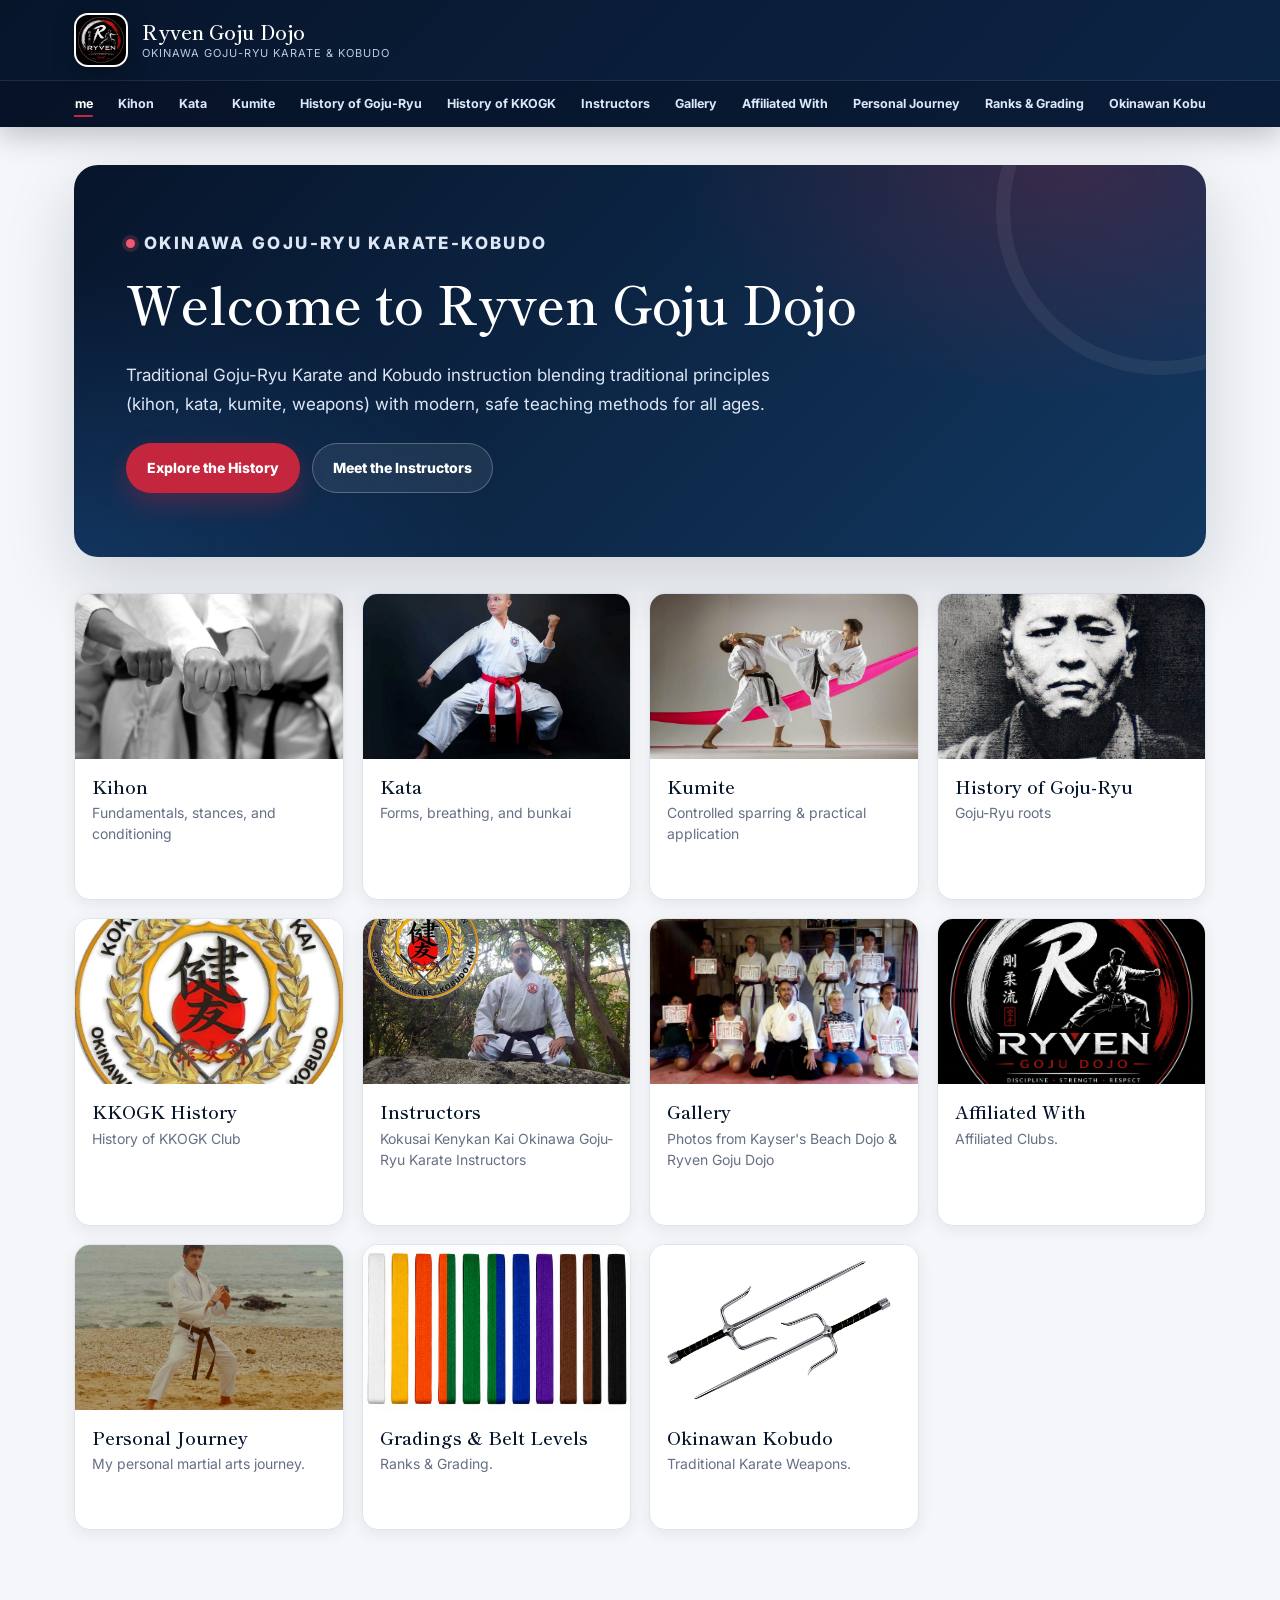
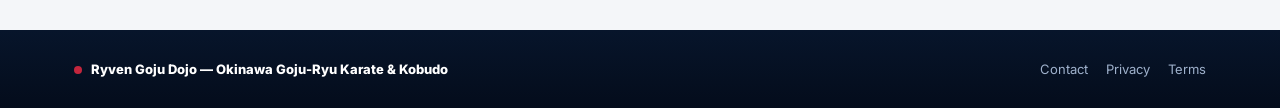
<file: index.html>
<!doctype htmlJordan>
<html lang="en">
<head>
<meta charset="utf-8" />
<meta name="google-site-verification" content="FjcKU3QRDwHCVk8xNlRMp3FyOYgGeSs_fyhYoDF-wNA" />
<meta name="viewport" content="width=device-width,initial-scale=1" />
<title>Ryven Goju Dojo</title>
<link rel="preconnect" href="https://fonts.googleapis.com">
<link href="https://fonts.googleapis.com/css2?family=Inter:wght@400;500;600;700&family=Shippori+Mincho:wght@500;600;700&display=swap" rel="stylesheet">
<link rel="stylesheet" href="css/style.css">
<script>document.documentElement.classList.add("js-anim");</script>
</head>
<body>

<header class="site-header">
  <div class="header-top">
    <div class="header-inner">
      <a class="brand" href="index.html">
      <div class="logo"><img src="1.jpeg" alt="Ryven Goju Dojo emblem"></div>
      <div class="title">
        <h1>Ryven Goju Dojo</h1>
        <p>Okinawa Goju-Ryu Karate &amp; Kobudo</p>
      </div>
    </a>
      <button class="nav-toggle" aria-label="Toggle navigation menu" aria-expanded="false">
      <span></span>
    </button>
    </div>
  </div>
  <div class="nav-row" id="nav-row">
    <div class="nav-inner">
      <nav class="site-nav" aria-label="Main navigation">
      <ul>
       <li>
            <a href="index.html">Home</a>
          </li>

          <li>
            <a href="P2.html">Kihon</a>
          </li>

          <li>
            <a href="P3.html">Kata</a>
          </li>

          <li>
            <a href="P4.html">Kumite</a>
          </li>

          <li>
            <a href="P5.html">History of Goju-Ryu</a>
          </li>

          <li>
            <a href="P6.html">History of KKOGK</a>
          </li>

          <li>
            <a href="P7.html">Instructors</a>
          </li>

          <li>
            <a href="Gallery.html">Gallery</a>
          </li>

          <li>
            <a href="P8.html">Affiliated With</a>
          </li>

          <li>
            <a href="P9.html">Personal Journey</a>
          </li>

          <li>
            <a href="P10.html">Ranks &amp; Grading</a>
          </li>

          <li>
            <a href="P11.html">Okinawan Kobudo</a>
          </li>

      </ul>
    </nav>
    </div>
  </div>
</header>

<main>

  <section id="home" class="hero reveal">
    <p class="hero-eyebrow">Okinawa Goju-Ryu Karate-Kobudo</p>
    <h2>Welcome to Ryven Goju Dojo</h2>
    <p>Traditional Goju-Ryu Karate and Kobudo instruction blending traditional principles (kihon, kata, kumite, weapons) with modern, safe teaching methods for all ages.</p>
    <div class="hero-actions">
      <a class="btn btn-primary" href="P5.html">Explore the History</a>
      <a class="btn btn-ghost" href="P7.html">Meet the Instructors</a>
    </div>
  </section>

  <section class="section reveal">
    <div class="grid-cards">

      <a class="tile" href="P2.html">
        <div class="tile-media"><img src="Kihon.jpg" alt="Kihon training"></div>
        <div class="meta">
          <h4>Kihon</h4>
          <p class="muted">Fundamentals, stances, and conditioning</p>
          <div class="meta-row"><span class="tile-arrow">Explore →</span></div>
        </div>
      </a>

      <a class="tile" href="P3.html">
        <div class="tile-media"><img src="Kata.jpg" alt="Kata practice"></div>
        <div class="meta">
          <h4>Kata</h4>
          <p class="muted">Forms, breathing, and bunkai</p>
          <div class="meta-row"><span class="tile-arrow">Explore →</span></div>
        </div>
      </a>

      <a class="tile" href="P4.html">
        <div class="tile-media"><img src="Kumite.jpg" alt="Kumite sparring"></div>
        <div class="meta">
          <h4>Kumite</h4>
          <p class="muted">Controlled sparring &amp; practical application</p>
          <div class="meta-row"><span class="tile-arrow">Explore →</span></div>
        </div>
      </a>

      <a class="tile" href="P5.html">
        <div class="tile-media"><img src="History.jpg" alt="History of Goju-Ryu"></div>
        <div class="meta">
          <h4>History of Goju-Ryu</h4>
          <p class="muted">Goju-Ryu roots</p>
          <div class="meta-row"><span class="tile-arrow">Explore →</span></div>
        </div>
      </a>

      <a class="tile" href="P6.html">
        <div class="tile-media"><img src="2.jpg" alt="KKOGK History"></div>
        <div class="meta">
          <h4>KKOGK History</h4>
          <p class="muted">History of KKOGK Club</p>
          <div class="meta-row"><span class="tile-arrow">Explore →</span></div>
        </div>
      </a>

      <a class="tile" href="P7.html">
        <div class="tile-media"><img src="SMorneS.jpeg" alt="Instructors"></div>
        <div class="meta">
          <h4>Instructors</h4>
          <p class="muted">Kokusai Kenykan Kai Okinawa Goju-Ryu Karate Instructors</p>
          <div class="meta-row"><span class="tile-arrow">Explore →</span></div>
        </div>
      </a>


	<a class="tile" href="Gallery.html">
  <div class="tile-media">
    <img src="K6.jpeg" alt="Dojo Gallery">
  </div>
  <div class="meta">
    <h4>Gallery</h4>
    <p class="muted">Photos from Kayser's Beach Dojo &amp; Ryven Goju Dojo</p>
    <div class="meta-row">
      <span class="tile-arrow">Explore →</span>
    </div>
  </div>
</a>

      <a class="tile" href="P8.html">
        <div class="tile-media"><img src="1.jpeg" alt="Ryven Goju Dojo"></div>
        <div class="meta">
          <h4>Affiliated With</h4>
          <p class="muted">Affiliated Clubs.</p>
          <div class="meta-row"><span class="tile-arrow">Explore →</span></div>
        </div>
      </a>

      <a class="tile" href="P9.html">
        <div class="tile-media"><img src="3.jpeg" alt="Jaundre"></div>
        <div class="meta">
          <h4>Personal Journey</h4>
          <p class="muted">My personal martial arts journey.</p>
          <div class="meta-row"><span class="tile-arrow">Explore →</span></div>
        </div>
      </a>
	  
	   <a class="tile" href="P10.html">
        <div class="tile-media"><img src="Belt.png" alt="Belts"></div>
        <div class="meta">
          <h4>Gradings & Belt Levels</h4>
          <p class="muted">Ranks & Grading.</p>
          <div class="meta-row"><span class="tile-arrow">Explore →</span></div>
        </div>
      </a>
	  
	  <a class="tile" href="P11.html">
        <div class="tile-media"><img src="Sai.png" alt="Sai"></div>
        <div class="meta">
          <h4>Okinawan Kobudo</h4>
          <p class="muted">Traditional Karate Weapons.</p>
          <div class="meta-row"><span class="tile-arrow">Explore →</span></div>
        </div>
      </a>

    </div>
  </section>

</main>

<footer class="site-footer">
  <div class="footer-inner">
    <div class="brand-mini">Ryven Goju Dojo — Okinawa Goju-Ryu Karate &amp; Kobudo</div>
    <div class="footer-links"><span>Contact</span><span>Privacy</span><span>Terms</span></div>
  </div>
</footer>

<script src="js/main.js"></script>
</body>
</html>
</file>
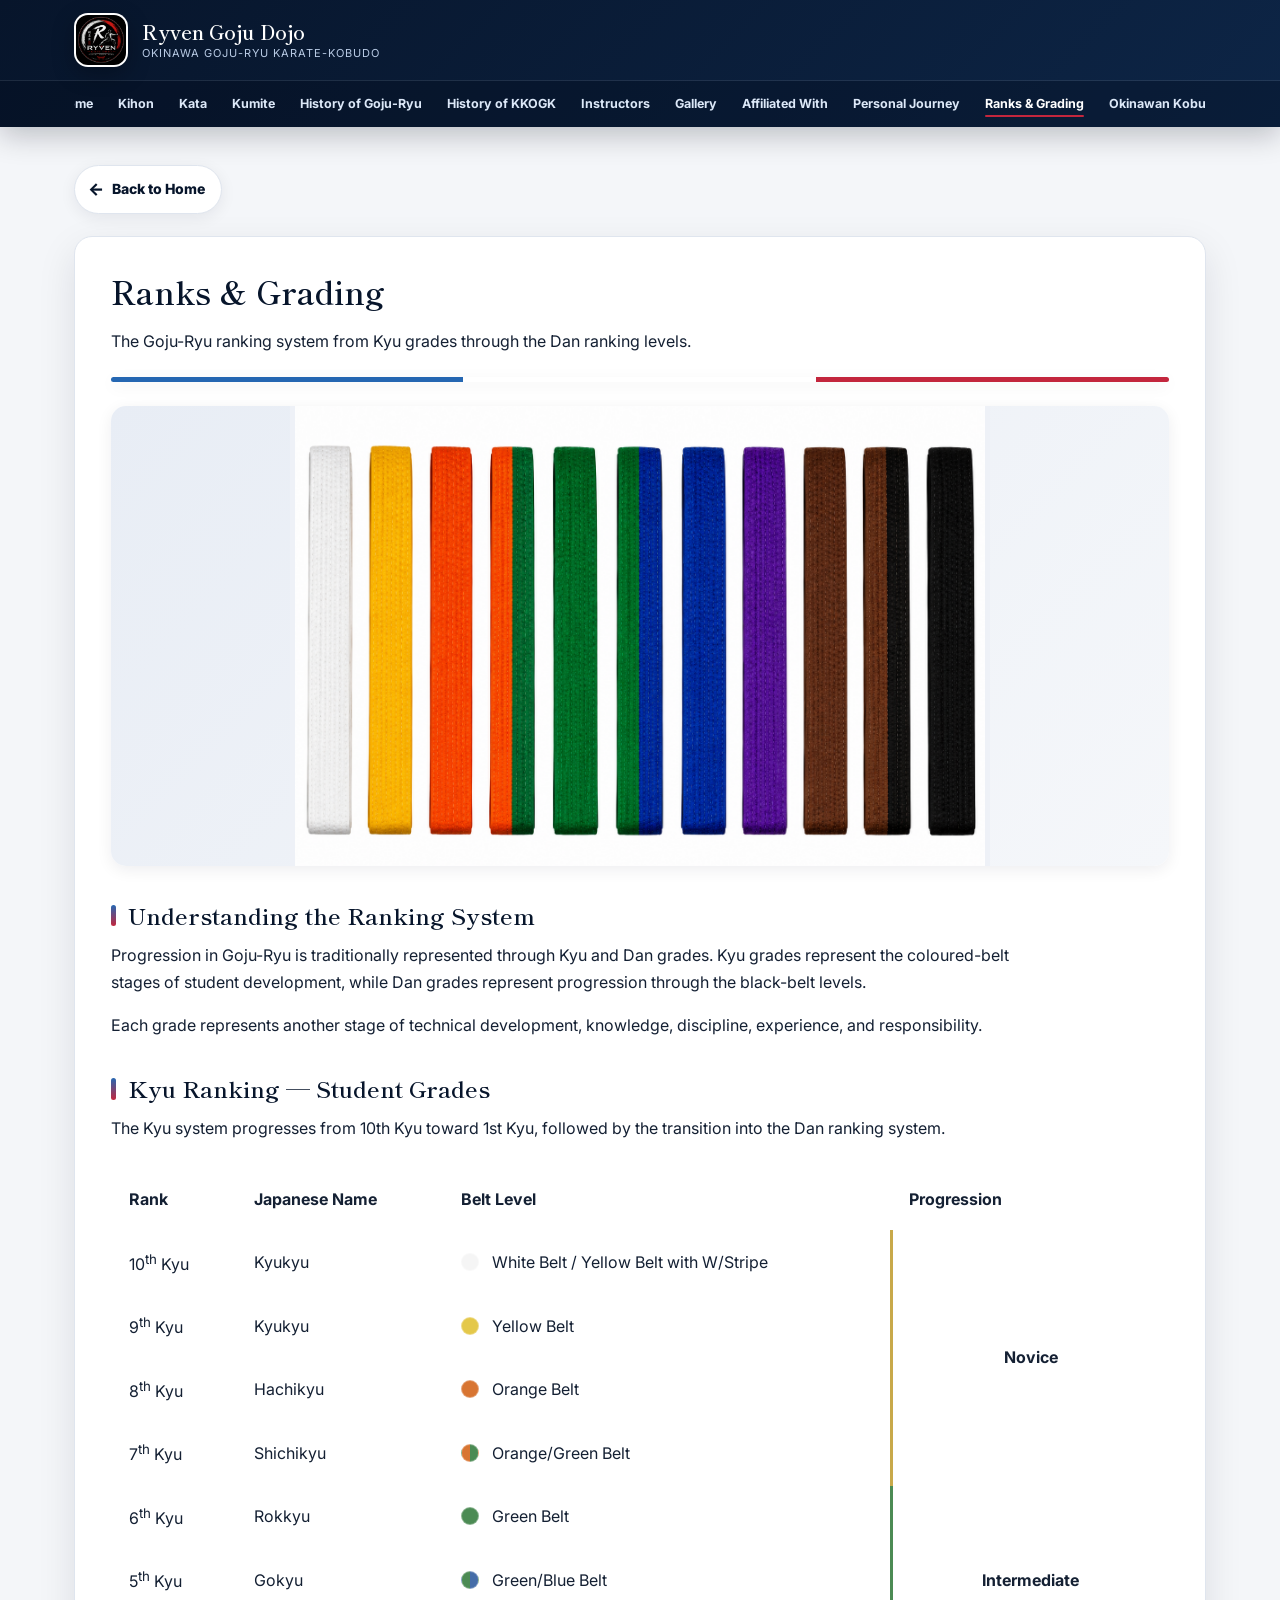
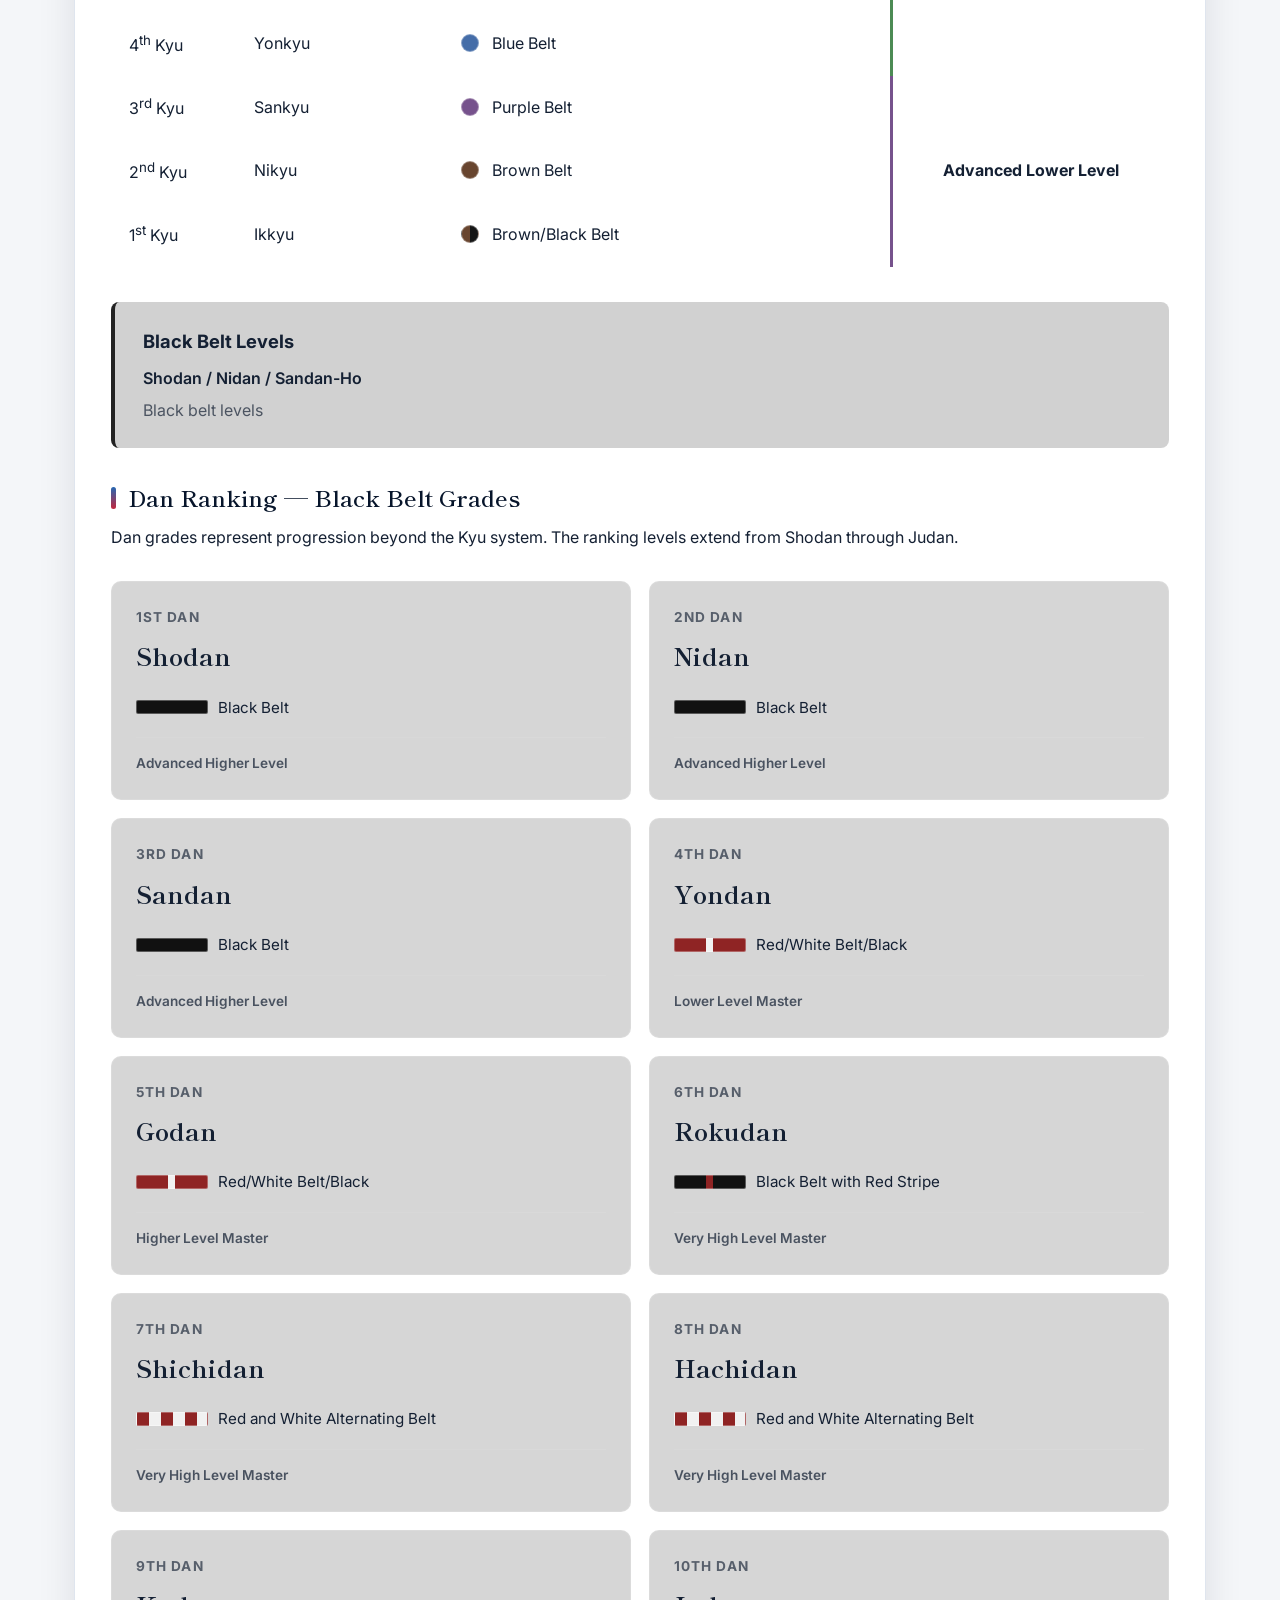
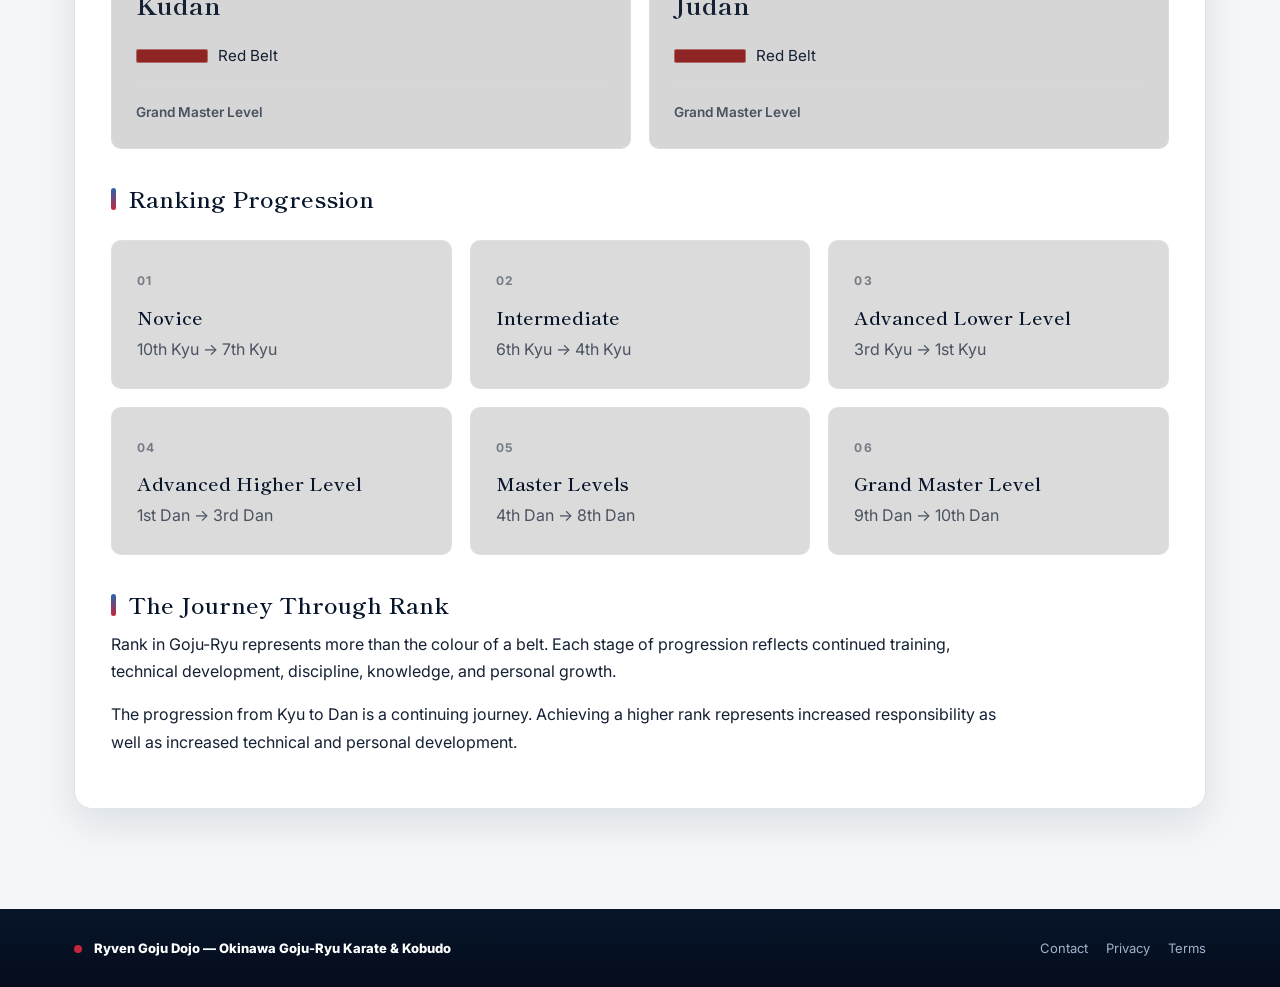
<file: P10.html>
<!DOCTYPE html>
<html lang="en">

<head>

  <meta charset="UTF-8">
  <meta name="viewport" content="width=device-width, initial-scale=1.0">

  <title>Ranks &amp; Grading — Ryven Goju Dojo</title>

  <link rel="preconnect" href="https://fonts.googleapis.com">

  <link
    href="https://fonts.googleapis.com/css2?family=Inter:wght@400;500;600;700&family=Shippori+Mincho:wght@500;600;700&display=swap"
    rel="stylesheet"
  >

  <link rel="stylesheet" href="css/style.css">

  <script>
    document.documentElement.classList.add("js-anim");
  </script>

</head>


<body>


<!-- =========================================================
     HEADER
========================================================= -->

<header class="site-header">

  <div class="header-top">

    <div class="header-inner">

      <a class="brand" href="index.html">

        <div class="logo">
          <img src="1.jpeg" alt="Ryven Goju Dojo emblem">
        </div>

        <div class="title">
          <h1>Ryven Goju Dojo</h1>
          <p>Okinawa Goju-Ryu Karate-Kobudo</p>
        </div>

      </a>


      <button
        class="nav-toggle"
        aria-label="Toggle navigation menu"
        aria-expanded="false"
      >

        <span></span>
        <span></span>
        <span></span>

      </button>

    </div>

  </div>


  <!-- NAVIGATION -->

  <div class="nav-row" id="nav-row">

    <div class="nav-inner">

      <nav class="site-nav" aria-label="Main navigation">

        <ul>

          <li>
            <a href="index.html">Home</a>
          </li>

          <li>
            <a href="P2.html">Kihon</a>
          </li>

          <li>
            <a href="P3.html">Kata</a>
          </li>

          <li>
            <a href="P4.html">Kumite</a>
          </li>

          <li>
            <a href="P5.html">History of Goju-Ryu</a>
          </li>

          <li>
            <a href="P6.html">History of KKOGK</a>
          </li>

          <li>
            <a href="P7.html">Instructors</a>
          </li>

          <li>
            <a href="Gallery.html">Gallery</a>
          </li>

          <li>
            <a href="P8.html">Affiliated With</a>
          </li>

          <li>
            <a href="P9.html">Personal Journey</a>
          </li>

          <li>
            <a href="P10.html">Ranks &amp; Grading</a>
          </li>

          <li>
            <a href="P11.html">Okinawan Kobudo</a>
          </li>

        </ul>

      </nav>

    </div>

  </div>

</header>



<!-- =========================================================
     MAIN CONTENT
========================================================= -->

<main>

  <a class="back" href="index.html">Back to Home</a>


  <div class="card reveal">


    <!-- =====================================================
         PAGE INTRO
    ====================================================== -->

    <div class="gallery-intro">

      <h1>Ranks &amp; Grading</h1>

      <p>
        The Goju-Ryu ranking system from Kyu grades through the
        Dan ranking levels.
      </p>

      <div class="belt-rule"></div>
	<div class="media-frame">
      <img src="Belt.png" class="hero-image" alt="belts" style="object-fit:contain;background:#eef1f7">
    </div>
    </div>



    <!-- =====================================================
         INTRODUCTION
    ====================================================== -->

    <div class="section">

      <h2>Understanding the Ranking System</h2>

      <p>
        Progression in Goju-Ryu is traditionally represented through
        Kyu and Dan grades. Kyu grades represent the coloured-belt
        stages of student development, while Dan grades represent
        progression through the black-belt levels.
      </p>

      <p>
        Each grade represents another stage of technical development,
        knowledge, discipline, experience, and responsibility.
      </p>

    </div>



    <!-- =====================================================
         KYU RANKING
    ====================================================== -->

    <div class="section">

      <h2>Kyu Ranking — Student Grades</h2>

      <p>
        The Kyu system progresses from 10th Kyu toward 1st Kyu,
        followed by the transition into the Dan ranking system.
      </p>


      <div class="rank-table-wrap">

        <table class="rank-table">

          <thead>

            <tr>
              <th>Rank</th>
              <th>Japanese Name</th>
              <th>Belt Level</th>
              <th>Progression</th>
            </tr>

          </thead>


          <tbody>

            <tr>
              <td>10<sup>th</sup> Kyu</td>
              <td>Kyukyu</td>
              <td>
                <span class="belt-dot belt-white"></span>
                White Belt / Yellow Belt with W/Stripe
              </td>
              <td rowspan="4" class="level-cell novice">
                Novice
              </td>
            </tr>

            <tr>
              <td>9<sup>th</sup> Kyu</td>
              <td>Kyukyu</td>
              <td>
                <span class="belt-dot belt-yellow"></span>
                Yellow Belt
              </td>
            </tr>

            <tr>
              <td>8<sup>th</sup> Kyu</td>
              <td>Hachikyu</td>
              <td>
                <span class="belt-dot belt-orange"></span>
                Orange Belt
              </td>
            </tr>

            <tr>
              <td>7<sup>th</sup> Kyu</td>
              <td>Shichikyu</td>
              <td>
                <span class="belt-dot belt-orange-green"></span>
                Orange/Green Belt
              </td>
            </tr>


            <tr>
              <td>6<sup>th</sup> Kyu</td>
              <td>Rokkyu</td>
              <td>
                <span class="belt-dot belt-green"></span>
                Green Belt
              </td>
              <td rowspan="3" class="level-cell intermediate">
                Intermediate
              </td>
            </tr>

            <tr>
              <td>5<sup>th</sup> Kyu</td>
              <td>Gokyu</td>
              <td>
                <span class="belt-dot belt-green-blue"></span>
                Green/Blue Belt
              </td>
            </tr>

            <tr>
              <td>4<sup>th</sup> Kyu</td>
              <td>Yonkyu</td>
              <td>
                <span class="belt-dot belt-blue"></span>
                Blue Belt
              </td>
            </tr>


            <tr>
              <td>3<sup>rd</sup> Kyu</td>
              <td>Sankyu</td>
              <td>
                <span class="belt-dot belt-purple"></span>
                Purple Belt
              </td>
              <td rowspan="3" class="level-cell advanced">
                Advanced Lower Level
              </td>
            </tr>

            <tr>
              <td>2<sup>nd</sup> Kyu</td>
              <td>Nikyu</td>
              <td>
                <span class="belt-dot belt-brown"></span>
                Brown Belt
              </td>
            </tr>

            <tr>
              <td>1<sup>st</sup> Kyu</td>
              <td>Ikkyu</td>
              <td>
                <span class="belt-dot belt-brown-black"></span>
                Brown/Black Belt
              </td>
            </tr>

          </tbody>

        </table>

      </div>

    </div>



    <!-- =====================================================
         JUNIOR BLACK BELT
    ====================================================== -->

    <div class="rank-note">

      <strong>Black Belt Levels</strong>

      <p>
        Shodan / Nidan / Sandan-Ho
      </p>

      <span>
        Black belt levels
      </span>

    </div>



    <!-- =====================================================
         DAN RANKING
    ====================================================== -->

    <div class="section">

      <h2>Dan Ranking — Black Belt Grades</h2>

      <p>
        Dan grades represent progression beyond the Kyu system.
        The ranking levels extend from Shodan through Judan.
      </p>


      <div class="dan-grid">


        <!-- 1ST DAN -->

        <div class="dan-card">

          <div class="dan-number">1st Dan</div>

          <div class="dan-name">Shodan</div>

          <div class="dan-belt">
            <span class="belt-bar black"></span>
            Black Belt
          </div>

          <div class="dan-level">
            Advanced Higher Level
          </div>

        </div>


        <!-- 2ND DAN -->

        <div class="dan-card">

          <div class="dan-number">2nd Dan</div>

          <div class="dan-name">Nidan</div>

          <div class="dan-belt">
            <span class="belt-bar black"></span>
            Black Belt
          </div>

          <div class="dan-level">
            Advanced Higher Level
          </div>

        </div>


        <!-- 3RD DAN -->

        <div class="dan-card">

          <div class="dan-number">3rd Dan</div>

          <div class="dan-name">Sandan</div>

          <div class="dan-belt">
            <span class="belt-bar black"></span>
            Black Belt
          </div>

          <div class="dan-level">
            Advanced Higher Level
          </div>

        </div>


        <!-- 4TH DAN -->

        <div class="dan-card">

          <div class="dan-number">4th Dan</div>

          <div class="dan-name">Yondan</div>

          <div class="dan-belt">
            <span class="belt-bar red-white"></span>
            Red/White Belt/Black
          </div>

          <div class="dan-level">
            Lower Level Master
          </div>

        </div>


        <!-- 5TH DAN -->

        <div class="dan-card">

          <div class="dan-number">5th Dan</div>

          <div class="dan-name">Godan</div>

          <div class="dan-belt">
            <span class="belt-bar red-white"></span>
            Red/White Belt/Black
          </div>

          <div class="dan-level">
            Higher Level Master
          </div>

        </div>


        <!-- 6TH DAN -->

        <div class="dan-card">

          <div class="dan-number">6th Dan</div>

          <div class="dan-name">Rokudan</div>

          <div class="dan-belt">
            <span class="belt-bar black-red"></span>
            Black Belt with Red Stripe
          </div>

          <div class="dan-level">
            Very High Level Master
          </div>

        </div>


        <!-- 7TH DAN -->

        <div class="dan-card">

          <div class="dan-number">7th Dan</div>

          <div class="dan-name">Shichidan</div>

          <div class="dan-belt">
            <span class="belt-bar alternating"></span>
            Red and White Alternating Belt
          </div>

          <div class="dan-level">
            Very High Level Master
          </div>

        </div>


        <!-- 8TH DAN -->

        <div class="dan-card">

          <div class="dan-number">8th Dan</div>

          <div class="dan-name">Hachidan</div>

          <div class="dan-belt">
            <span class="belt-bar alternating"></span>
            Red and White Alternating Belt
          </div>

          <div class="dan-level">
            Very High Level Master
          </div>

        </div>


        <!-- 9TH DAN -->

        <div class="dan-card">

          <div class="dan-number">9th Dan</div>

          <div class="dan-name">Kudan</div>

          <div class="dan-belt">
            <span class="belt-bar red"></span>
            Red Belt
          </div>

          <div class="dan-level">
            Grand Master Level
          </div>

        </div>


        <!-- 10TH DAN -->

        <div class="dan-card">

          <div class="dan-number">10th Dan</div>

          <div class="dan-name">Judan</div>

          <div class="dan-belt">
            <span class="belt-bar red"></span>
            Red Belt
          </div>

          <div class="dan-level">
            Grand Master Level
          </div>

        </div>


      </div>

    </div>



    <!-- =====================================================
         PROGRESSION SUMMARY
    ====================================================== -->

    <div class="section">

      <h2>Ranking Progression</h2>


      <div class="progression-grid">


        <div class="progression-card">

          <span class="progression-number">01</span>

          <h3>Novice</h3>

          <p>
            10th Kyu → 7th Kyu
          </p>

        </div>


        <div class="progression-card">

          <span class="progression-number">02</span>

          <h3>Intermediate</h3>

          <p>
            6th Kyu → 4th Kyu
          </p>

        </div>


        <div class="progression-card">

          <span class="progression-number">03</span>

          <h3>Advanced Lower Level</h3>

          <p>
            3rd Kyu → 1st Kyu
          </p>

        </div>


        <div class="progression-card">

          <span class="progression-number">04</span>

          <h3>Advanced Higher Level</h3>

          <p>
            1st Dan → 3rd Dan
          </p>

        </div>


        <div class="progression-card">

          <span class="progression-number">05</span>

          <h3>Master Levels</h3>

          <p>
            4th Dan → 8th Dan
          </p>

        </div>


        <div class="progression-card">

          <span class="progression-number">06</span>

          <h3>Grand Master Level</h3>

          <p>
            9th Dan → 10th Dan
          </p>

        </div>


      </div>

    </div>



    <!-- =====================================================
         FINAL NOTE
    ====================================================== -->

    <div class="section ranking-closing">

      <h2>The Journey Through Rank</h2>

      <p>
        Rank in Goju-Ryu represents more than the colour of a belt.
        Each stage of progression reflects continued training,
        technical development, discipline, knowledge, and personal
        growth.
      </p>

      <p>
        The progression from Kyu to Dan is a continuing journey.
        Achieving a higher rank represents increased responsibility
        as well as increased technical and personal development.
      </p>

    </div>


  </div>

</main>



<!-- =========================================================
     FOOTER
========================================================= -->

<footer class="site-footer">

  <div class="footer-inner">

    <div class="brand-mini">
      Ryven Goju Dojo — Okinawa Goju-Ryu Karate &amp; Kobudo
    </div>

    <div class="footer-links">
      <span>Contact</span>
      <span>Privacy</span>
      <span>Terms</span>
    </div>

  </div>

</footer>



<script src="js/main.js"></script>

</body>

</html>
</file>
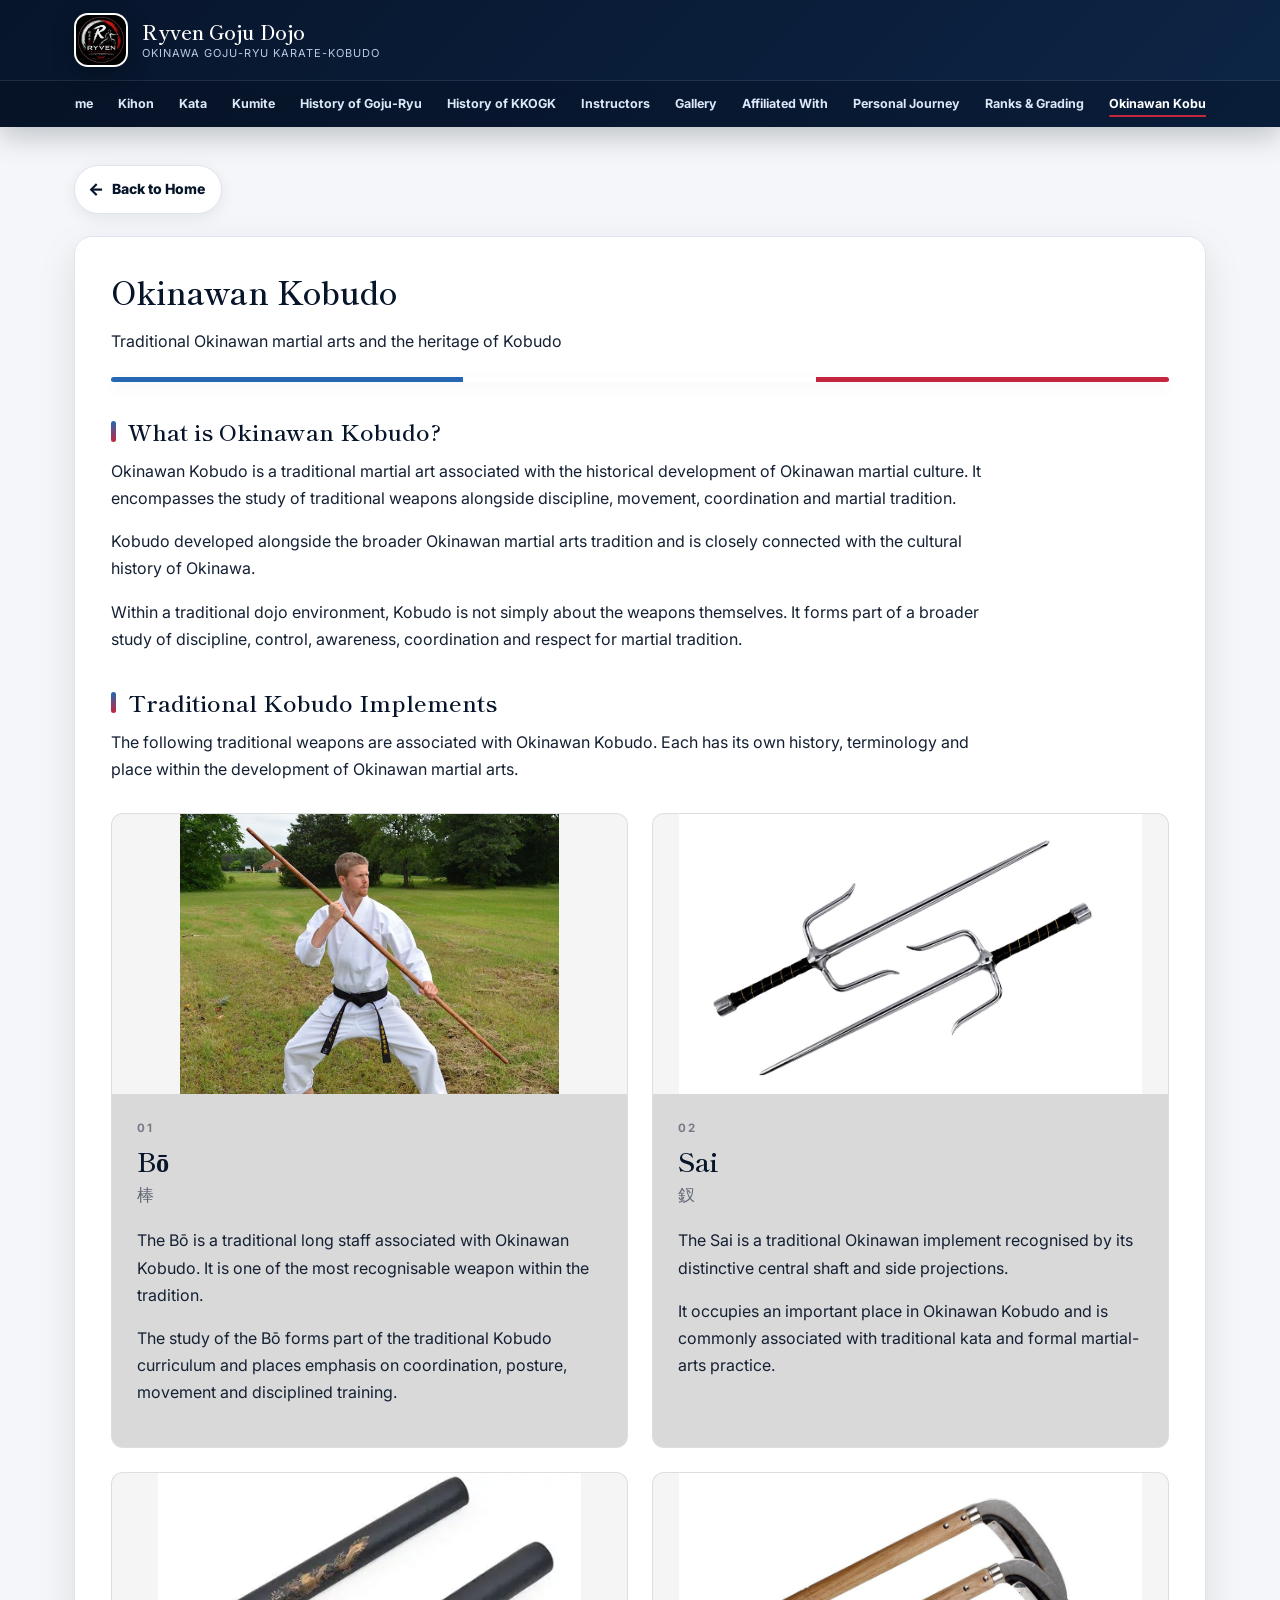
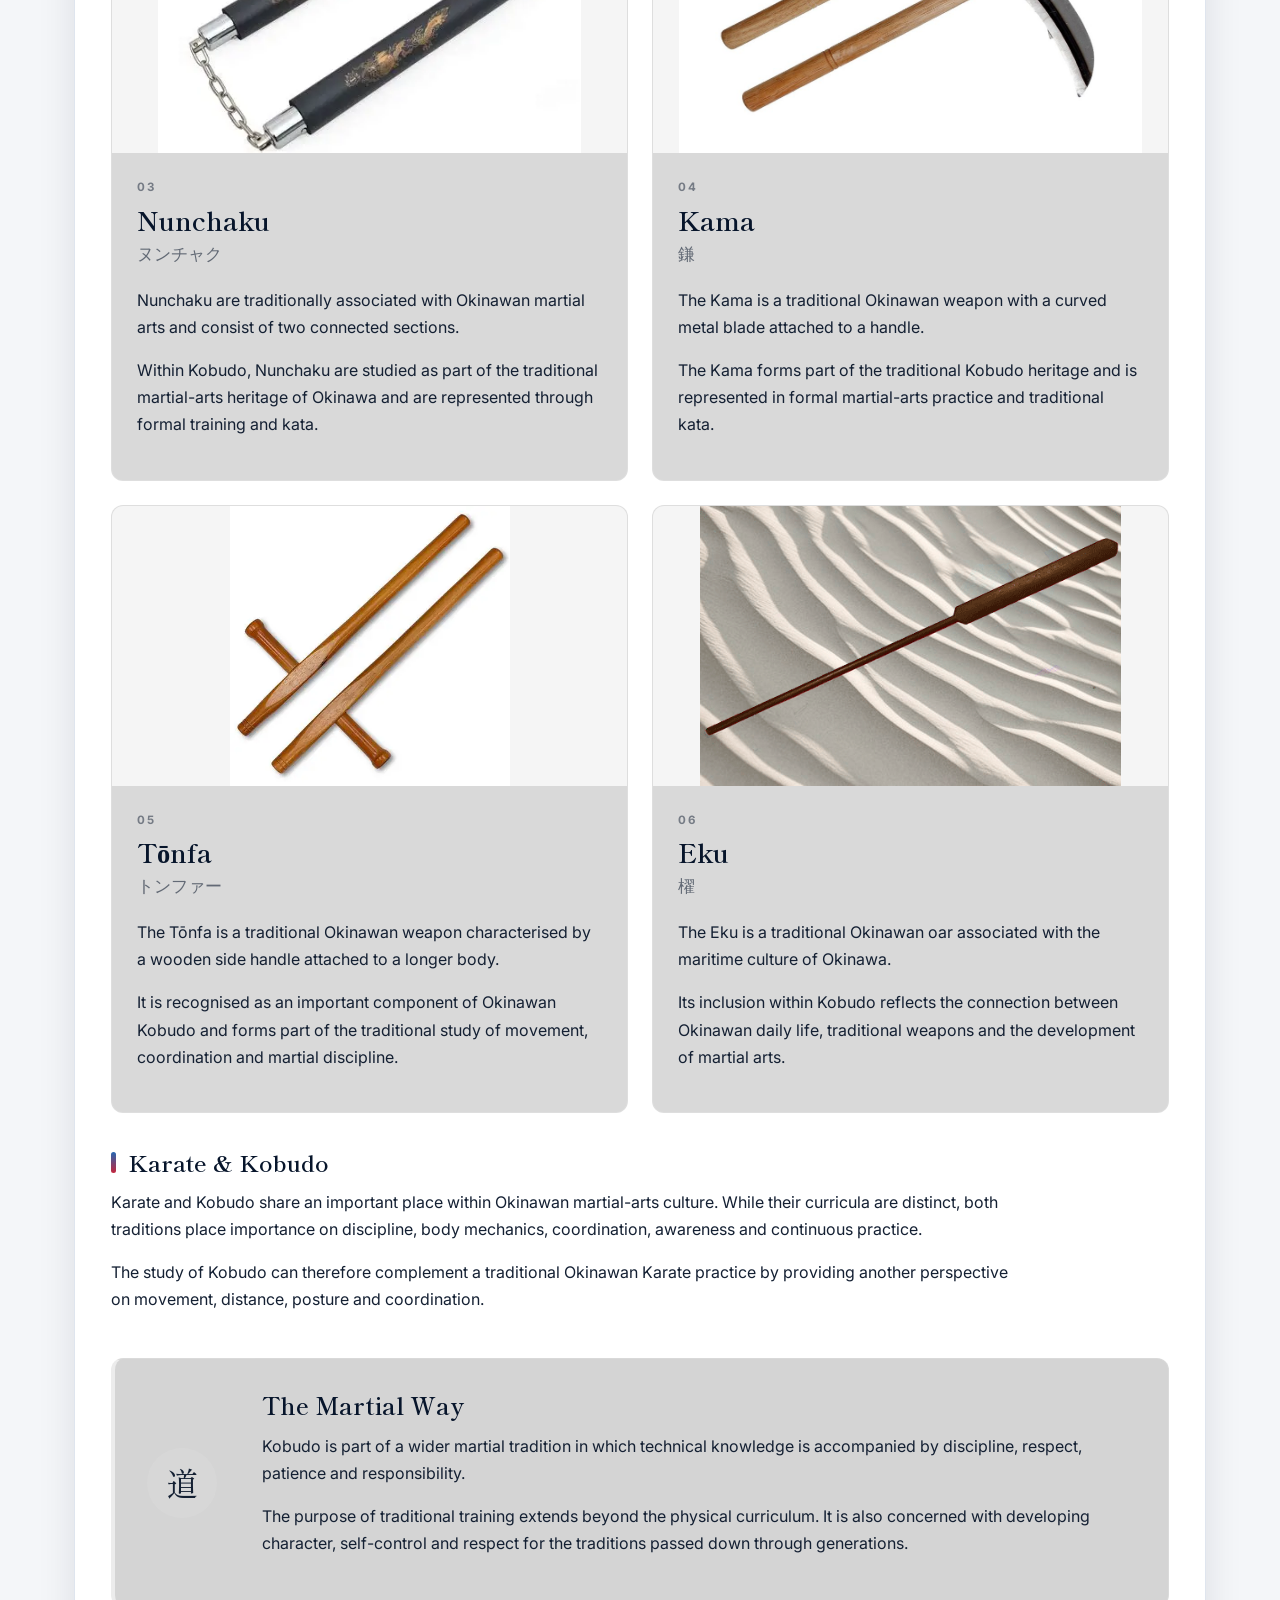
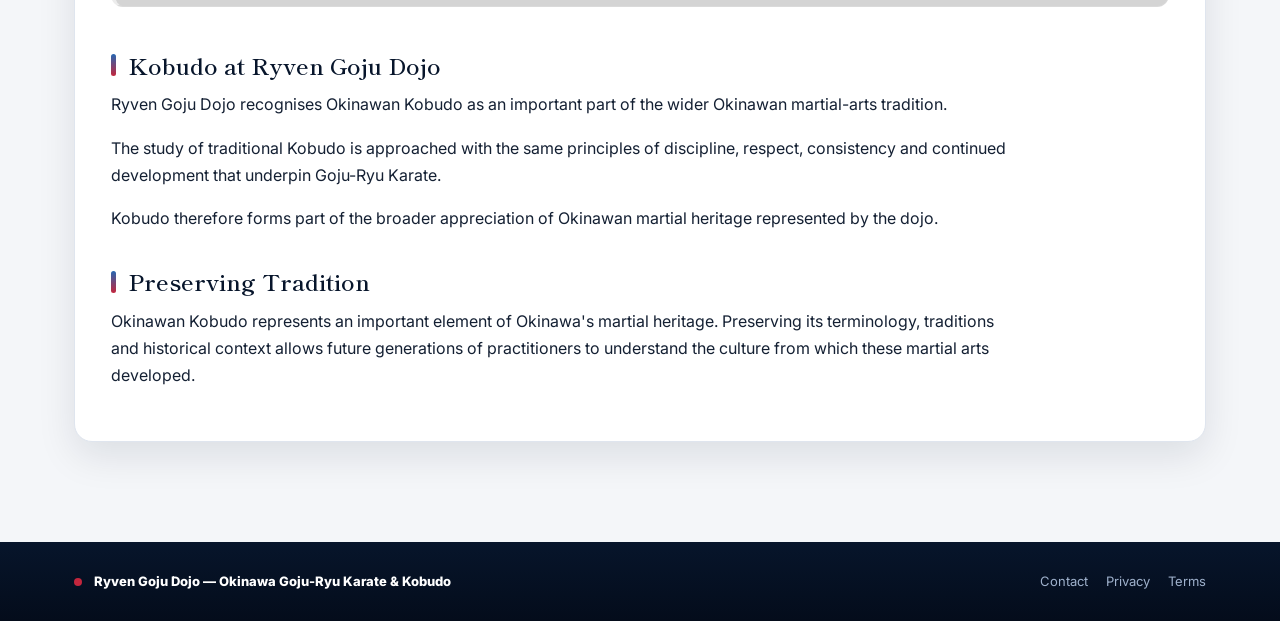
<file: P11.html>
<!DOCTYPE html>
<html lang="en">

<head>

  <meta charset="UTF-8">
  <meta name="viewport" content="width=device-width, initial-scale=1.0">

  <title>Okinawan Kobudo — Ryven Goju Dojo</title>

  <link rel="preconnect" href="https://fonts.googleapis.com">

  <link
    href="https://fonts.googleapis.com/css2?family=Inter:wght@400;500;600;700&family=Shippori+Mincho:wght@500;600;700&display=swap"
    rel="stylesheet"
  >

  <link rel="stylesheet" href="css/style.css">

  <script>
    document.documentElement.classList.add("js-anim");
  </script>

</head>


<body>


<!-- =========================================================
     HEADER
========================================================= -->

<header class="site-header">

  <div class="header-top">

    <div class="header-inner">

      <a class="brand" href="index.html">

        <div class="logo">
          <img src="1.jpeg" alt="Ryven Goju Dojo emblem">
        </div>

        <div class="title">
          <h1>Ryven Goju Dojo</h1>
          <p>Okinawa Goju-Ryu Karate-Kobudo</p>
        </div>

      </a>


      <button
        class="nav-toggle"
        aria-label="Toggle navigation menu"
        aria-expanded="false"
      >

        <span></span>
        <span></span>
        <span></span>

      </button>

    </div>

  </div>


  <!-- =====================================================
       NAVIGATION
  ====================================================== -->

  <div class="nav-row" id="nav-row">

    <div class="nav-inner">

      <nav class="site-nav" aria-label="Main navigation">

        <ul>

          <li>
            <a href="index.html">Home</a>
          </li>

          <li>
            <a href="P2.html">Kihon</a>
          </li>

          <li>
            <a href="P3.html">Kata</a>
          </li>

          <li>
            <a href="P4.html">Kumite</a>
          </li>

          <li>
            <a href="P5.html">History of Goju-Ryu</a>
          </li>

          <li>
            <a href="P6.html">History of KKOGK</a>
          </li>

          <li>
            <a href="P7.html">Instructors</a>
          </li>

          <li>
            <a href="Gallery.html">Gallery</a>
          </li>

          <li>
            <a href="P8.html">Affiliated With</a>
          </li>

          <li>
            <a href="P9.html">Personal Journey</a>
          </li>

          <li>
            <a href="P10.html">Ranks &amp; Grading</a>
          </li>

          <li>
            <a href="P11.html">Okinawan Kobudo</a>
          </li>

        </ul>

      </nav>

    </div>

  </div>

</header>



<!-- =========================================================
     MAIN CONTENT
========================================================= -->

<main>

  <a class="back" href="index.html">Back to Home</a>


  <div class="card reveal">


    <!-- =====================================================
         PAGE INTRO
    ====================================================== -->

    <div class="gallery-intro">

      <h1>Okinawan Kobudo</h1>

      <p>
        Traditional Okinawan martial arts and the heritage of Kobudo
      </p>

      <div class="belt-rule"></div>

    </div>



    <!-- =====================================================
         INTRODUCTION
    ====================================================== -->

    <div class="section">

      <h2>What is Okinawan Kobudo?</h2>

      <p>
        Okinawan Kobudo is a traditional martial art associated with
        the historical development of Okinawan martial culture.
        It encompasses the study of traditional weapons alongside
        discipline, movement, coordination and martial tradition.
      </p>

      <p>
        Kobudo developed alongside the broader Okinawan martial arts
        tradition and is closely connected with the cultural history
        of Okinawa.
      </p>

      <p>
        Within a traditional dojo environment, Kobudo is not simply
        about the weapons themselves. It forms part of a broader
        study of discipline, control, awareness, coordination and
        respect for martial tradition.
      </p>

    </div>



    <!-- =====================================================
         TRADITIONAL KOBUDO
    ====================================================== -->

    <div class="section">

      <h2>Traditional Kobudo Implements</h2>

      <p>
        The following traditional weapons are associated with
        Okinawan Kobudo. Each has its own history, terminology and
        place within the development of Okinawan martial arts.
      </p>


      <div class="kobudo-grid">


        <!-- =================================================
             BO
        ================================================== -->

        <article class="kobudo-card">

          <div class="kobudo-image">

            <img
              src="Bo.png"
              alt="Traditional Okinawan Bo"
              loading="lazy"
            >

          </div>


          <div class="kobudo-content">

            <span class="kobudo-number">01</span>

            <h3>Bō</h3>

            <p class="kobudo-japanese">
              棒
            </p>

            <p>
              The Bō is a traditional long staff associated with
              Okinawan Kobudo. It is one of the most recognisable
              weapon within the tradition.
            </p>

            <p>
              The study of the Bō forms part of the traditional
              Kobudo curriculum and places emphasis on coordination,
              posture, movement and disciplined training.
            </p>

          </div>

        </article>



        <!-- =================================================
             SAI
        ================================================== -->

        <article class="kobudo-card">

          <div class="kobudo-image">

            <img
              src="Sai.png"
              alt="Traditional Okinawan Sai"
              loading="lazy"
            >

          </div>


          <div class="kobudo-content">

            <span class="kobudo-number">02</span>

            <h3>Sai</h3>

            <p class="kobudo-japanese">
              釵
            </p>

            <p>
              The Sai is a traditional Okinawan implement recognised
              by its distinctive central shaft and side projections.
            </p>

            <p>
              It occupies an important place in Okinawan Kobudo and
              is commonly associated with traditional kata and formal
              martial-arts practice.
            </p>

          </div>

        </article>



        <!-- =================================================
             NUNCHAKU
        ================================================== -->

        <article class="kobudo-card">

          <div class="kobudo-image">

            <img
              src="Nunchuku.png"
              alt="Traditional Okinawan Nunchaku"
              loading="lazy"
            >

          </div>


          <div class="kobudo-content">

            <span class="kobudo-number">03</span>

            <h3>Nunchaku</h3>

            <p class="kobudo-japanese">
              ヌンチャク
            </p>

            <p>
              Nunchaku are traditionally associated with Okinawan
              martial arts and consist of two connected sections.
            </p>

            <p>
              Within Kobudo, Nunchaku are studied as part of the
              traditional martial-arts heritage of Okinawa and are
              represented through formal training and kata.
            </p>

          </div>

        </article>



        <!-- =================================================
             KAMA
        ================================================== -->

        <article class="kobudo-card">

          <div class="kobudo-image">

            <img
              src="Kama.png"
              alt="Traditional Okinawan Kama"
              loading="lazy"
            >

          </div>


          <div class="kobudo-content">

            <span class="kobudo-number">04</span>

            <h3>Kama</h3>

            <p class="kobudo-japanese">
              鎌
            </p>

            <p>
              The Kama is a traditional Okinawan weapon with a
              curved metal blade attached to a handle.
            </p>

            <p>
              The Kama forms part of the traditional Kobudo heritage
              and is represented in formal martial-arts practice and
              traditional kata.
            </p>

          </div>

        </article>



        <!-- =================================================
             TONFA
        ================================================== -->

        <article class="kobudo-card">

          <div class="kobudo-image">

            <img
              src="Tonfa.png"
              alt="Traditional Okinawan Tonfa"
              loading="lazy"
            >

          </div>


          <div class="kobudo-content">

            <span class="kobudo-number">05</span>

            <h3>Tōnfa</h3>

            <p class="kobudo-japanese">
              トンファー
            </p>

            <p>
              The Tōnfa is a traditional Okinawan weapon
              characterised by a wooden side handle attached to a
              longer body.
            </p>

            <p>
              It is recognised as an important component of Okinawan
              Kobudo and forms part of the traditional study of
              movement, coordination and martial discipline.
            </p>

          </div>

        </article>



        <!-- =================================================
             EKU
        ================================================== -->

        <article class="kobudo-card">

          <div class="kobudo-image">

            <img
              src="Eku.png"
              alt="Traditional Okinawan Eku"
              loading="lazy"
            >

          </div>


          <div class="kobudo-content">

            <span class="kobudo-number">06</span>

            <h3>Eku</h3>

            <p class="kobudo-japanese">
              櫂
            </p>

            <p>
              The Eku is a traditional Okinawan oar associated with
              the maritime culture of Okinawa.
            </p>

            <p>
              Its inclusion within Kobudo reflects the connection
              between Okinawan daily life, traditional weapons
              and the development of martial arts.
            </p>

          </div>

        </article>


      </div>

    </div>



    <!-- =====================================================
         KARATE & KOBUDO
    ====================================================== -->

    <div class="section">

      <h2>Karate &amp; Kobudo</h2>

      <p>
        Karate and Kobudo share an important place within Okinawan
        martial-arts culture. While their curricula are distinct,
        both traditions place importance on discipline, body
        mechanics, coordination, awareness and continuous practice.
      </p>

      <p>
        The study of Kobudo can therefore complement a traditional
        Okinawan Karate practice by providing another perspective
        on movement, distance, posture and coordination.
      </p>

    </div>



    <!-- =====================================================
         TRADITION & DISCIPLINE
    ====================================================== -->

    <div class="kobudo-highlight">

      <div class="kobudo-highlight-number">
        道
      </div>

      <div>

        <h2>The Martial Way</h2>

        <p>
          Kobudo is part of a wider martial tradition in which
          technical knowledge is accompanied by discipline,
          respect, patience and responsibility.
        </p>

        <p>
          The purpose of traditional training extends beyond the
          physical curriculum. It is also concerned with developing
          character, self-control and respect for the traditions
          passed down through generations.
        </p>

      </div>

    </div>



    <!-- =====================================================
         RYVEN GOJU DOJO
    ====================================================== -->

    <div class="section">

      <h2>Kobudo at Ryven Goju Dojo</h2>

      <p>
        Ryven Goju Dojo recognises Okinawan Kobudo as an important
        part of the wider Okinawan martial-arts tradition.
      </p>

      <p>
        The study of traditional Kobudo is approached with the same
        principles of discipline, respect, consistency and continued
        development that underpin Goju-Ryu Karate.
      </p>

      <p>
        Kobudo therefore forms part of the broader appreciation of
        Okinawan martial heritage represented by the dojo.
      </p>

    </div>



    <!-- =====================================================
         FINAL STATEMENT
    ====================================================== -->

    <div class="section ranking-closing">

      <h2>Preserving Tradition</h2>

      <p>
        Okinawan Kobudo represents an important element of Okinawa's
        martial heritage. Preserving its terminology, traditions and
        historical context allows future generations of practitioners
        to understand the culture from which these martial arts
        developed.
      </p>

    </div>


  </div>

</main>



<!-- =========================================================
     FOOTER
========================================================= -->

<footer class="site-footer">

  <div class="footer-inner">

    <div class="brand-mini">
      Ryven Goju Dojo — Okinawa Goju-Ryu Karate &amp; Kobudo
    </div>

    <div class="footer-links">
      <span>Contact</span>
      <span>Privacy</span>
      <span>Terms</span>
    </div>

  </div>

</footer>



<script src="js/main.js"></script>

</body>

</html>
</file>
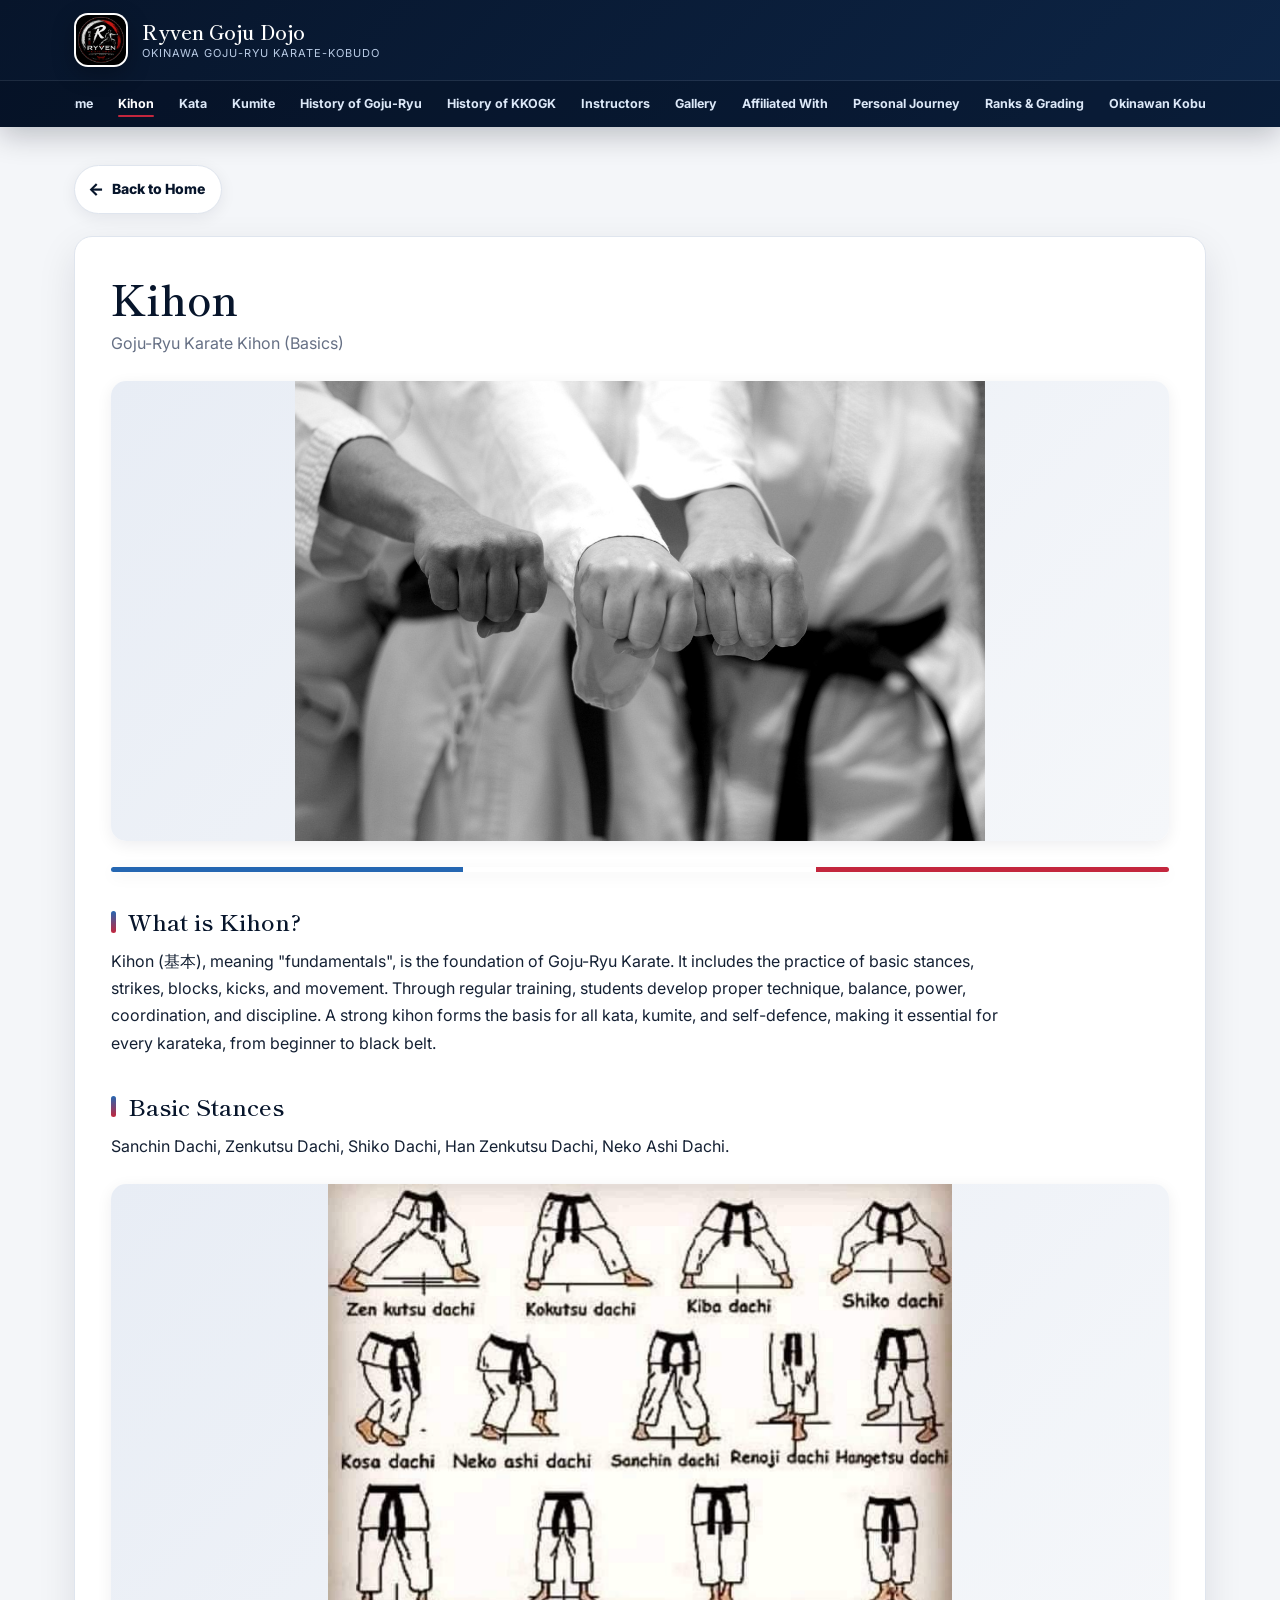
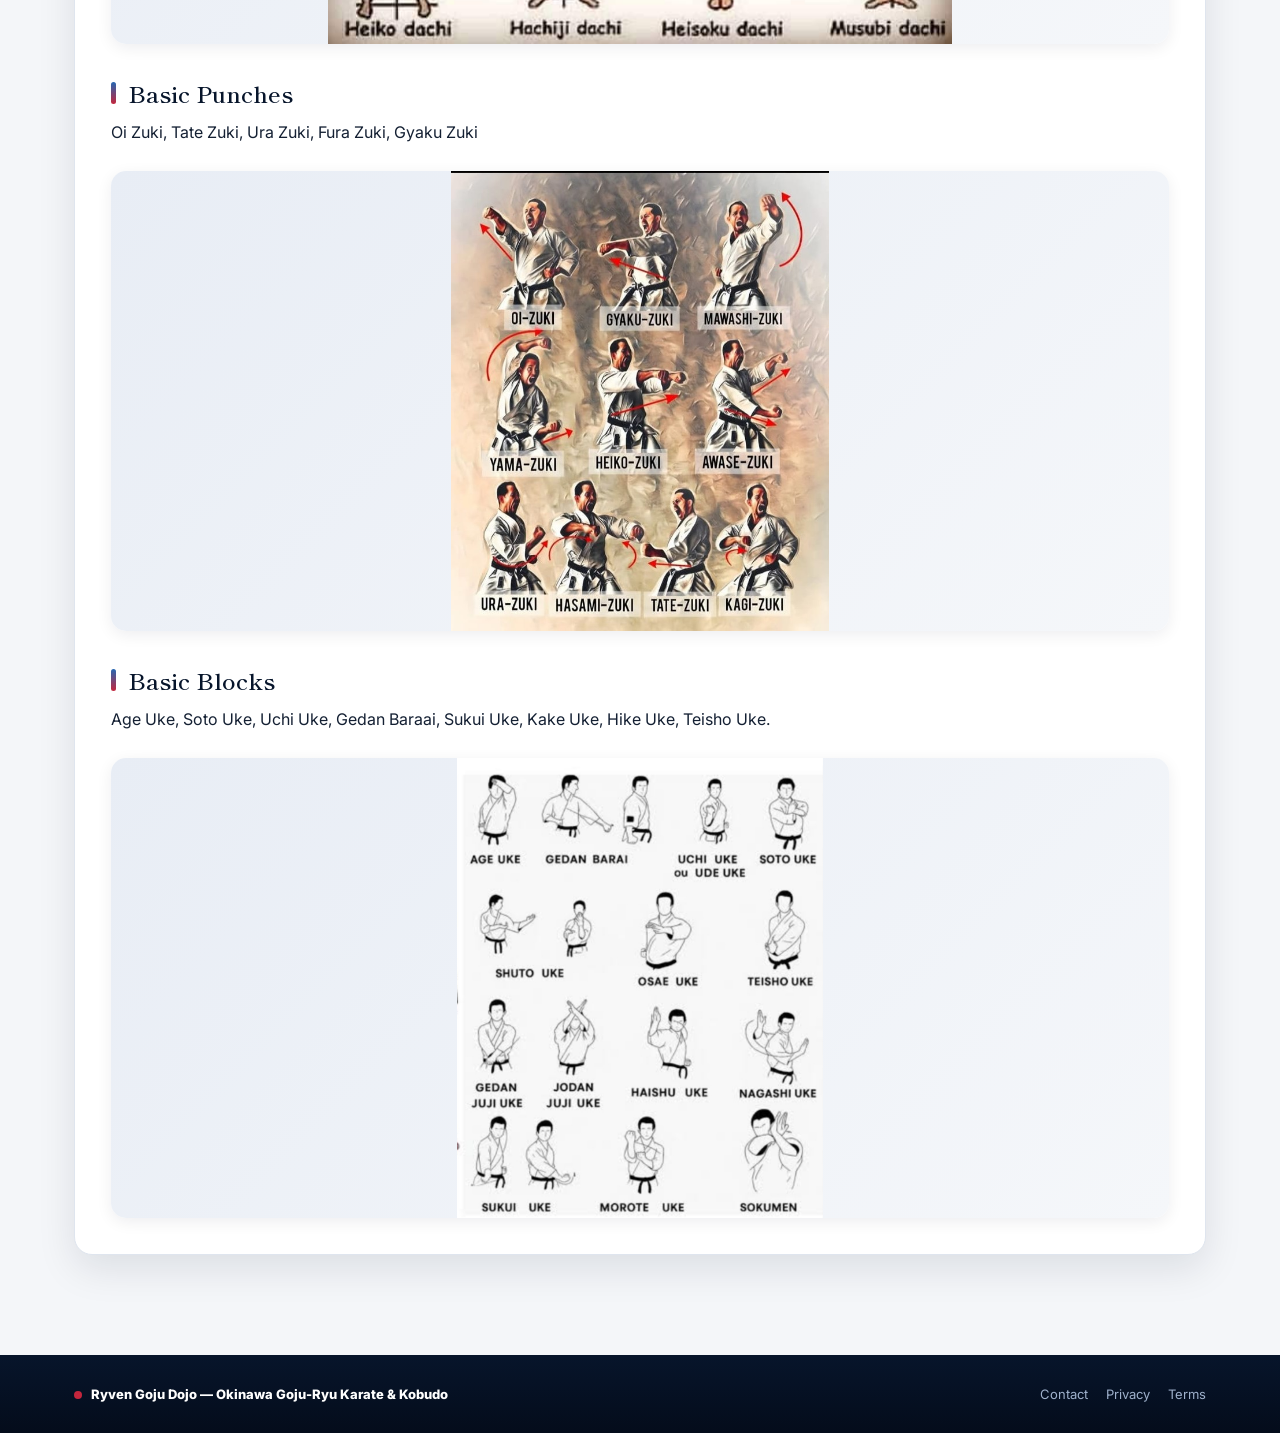
<file: P2.html>
<!DOCTYPE html>
<html lang="en">
<head>
<meta charset="UTF-8">
<meta name="viewport" content="width=device-width, initial-scale=1.0">
<title>Kihon — Ryven Goju Dojo</title>
<link rel="preconnect" href="https://fonts.googleapis.com">
<link href="https://fonts.googleapis.com/css2?family=Inter:wght@400;500;600;700&family=Shippori+Mincho:wght@500;600;700&display=swap" rel="stylesheet">
<link rel="stylesheet" href="css/style.css">
<script>document.documentElement.classList.add("js-anim");</script>
</head>
<body>

<header class="site-header">
  <div class="header-top">
    <div class="header-inner">
      <a class="brand" href="index.html">
      <div class="logo"><img src="1.jpeg" alt="Ryven Goju Dojo emblem"></div>
      <div class="title">
        <h1>Ryven Goju Dojo</h1>
        <p>Okinawa Goju-Ryu Karate-Kobudo</p>
      </div>
    </a>
      <button class="nav-toggle" aria-label="Toggle navigation menu" aria-expanded="false">
      <span></span>
    </button>
    </div>
  </div>
  <div class="nav-row" id="nav-row">
    <div class="nav-inner">
      <nav class="site-nav" aria-label="Main navigation">
      <ul>
        <li>
            <a href="index.html">Home</a>
          </li>

          <li>
            <a href="P2.html">Kihon</a>
          </li>

          <li>
            <a href="P3.html">Kata</a>
          </li>

          <li>
            <a href="P4.html">Kumite</a>
          </li>

          <li>
            <a href="P5.html">History of Goju-Ryu</a>
          </li>

          <li>
            <a href="P6.html">History of KKOGK</a>
          </li>

          <li>
            <a href="P7.html">Instructors</a>
          </li>

          <li>
            <a href="Gallery.html">Gallery</a>
          </li>

          <li>
            <a href="P8.html">Affiliated With</a>
          </li>

          <li>
            <a href="P9.html">Personal Journey</a>
          </li>

          <li>
            <a href="P10.html">Ranks &amp; Grading</a>
          </li>

          <li>
            <a href="P11.html">Okinawan Kobudo</a>
          </li>
      </ul>
    </nav>
    </div>
  </div>
</header>

<main>
  <a href="index.html" class="back">Back to Home</a>

  <div class="card reveal">
    <h1>Kihon</h1>
    <p class="muted">Goju-Ryu Karate Kihon (Basics)</p>

    <div class="media-frame">
      <img src="Kihon.jpg" class="hero-image" alt="Kihon training">
    </div>

    <div class="belt-rule" style="margin-top:26px"></div>

    <div class="section">
      <h2>What is Kihon?</h2>
      <p>Kihon (基本), meaning "fundamentals", is the foundation of Goju-Ryu Karate. It includes the practice of basic stances, strikes, blocks, kicks, and movement. Through regular training, students develop proper technique, balance, power, coordination, and discipline. A strong kihon forms the basis for all kata, kumite, and self-defence, making it essential for every karateka, from beginner to black belt.</p>
    </div>

   <div class="section">
  <h2>Basic Stances</h2>
  <p>Sanchin Dachi, Zenkutsu Dachi, Shiko Dachi, Han Zenkutsu Dachi, Neko Ashi Dachi.</p>
</div>

<div class="media-frame">
  <img src="Dashi.jpeg" class="hero-image" alt="Dashi">
</div>

    <div class="section">
      <h2>Basic Punches</h2>
      <p>Oi Zuki, Tate Zuki, Ura Zuki, Fura Zuki, Gyaku Zuki</p>
    </div>

<div class="media-frame">
  <img src="Zuki.jpeg" class="hero-image" alt="Zuki">
</div>

    <div class="section">
      <h2>Basic Blocks</h2>
      <p>Age Uke, Soto Uke, Uchi Uke, Gedan Baraai, Sukui Uke, Kake Uke, Hike Uke, Teisho Uke.</p>
    </div>
	<div class="media-frame">
  <img src="Uke.jpeg" class="hero-image" alt="Uke">
</div>
  </div>
</main>

<footer class="site-footer">
  <div class="footer-inner">
    <div class="brand-mini">Ryven Goju Dojo — Okinawa Goju-Ryu Karate &amp; Kobudo</div>
    <div class="footer-links"><span>Contact</span><span>Privacy</span><span>Terms</span></div>
  </div>
</footer>

<script src="js/main.js"></script>
</body>
</html>
</file>
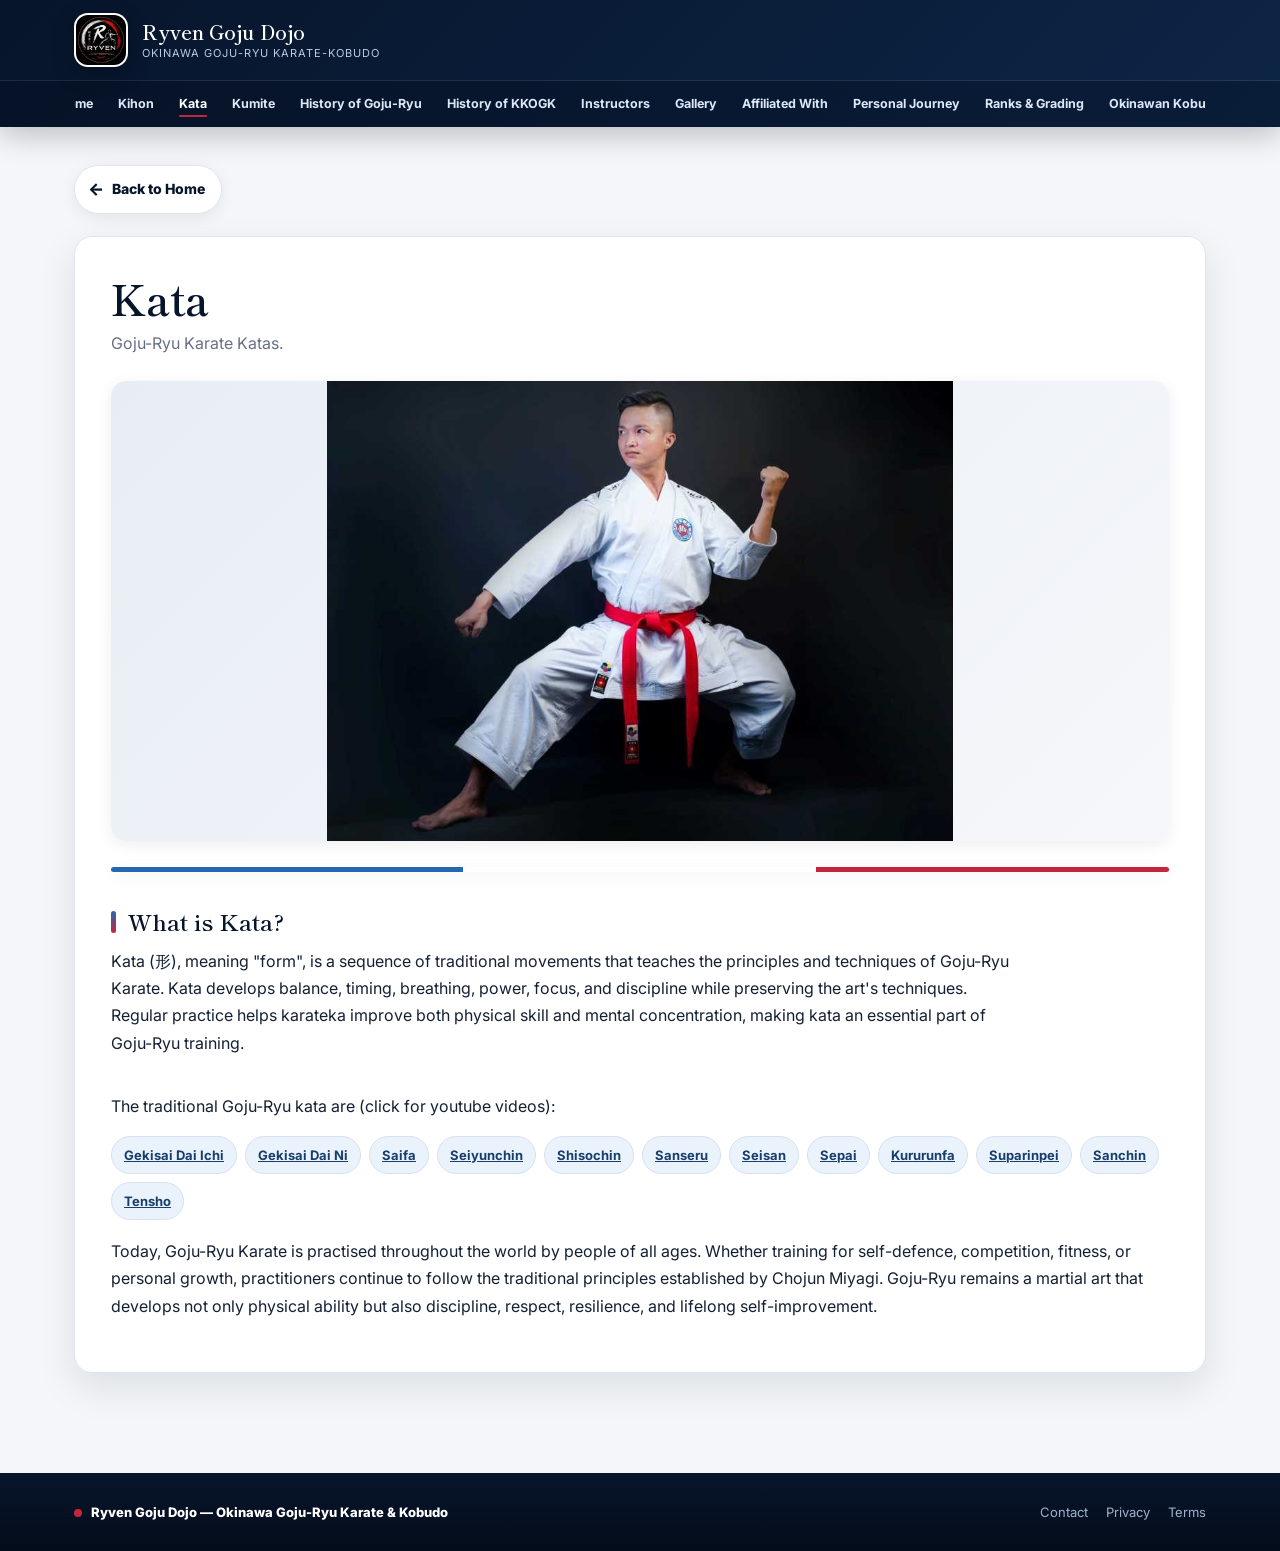
<file: P3.html>
<!DOCTYPE html>
<html lang="en">
<head>
<meta charset="UTF-8">
<meta name="viewport" content="width=device-width, initial-scale=1.0">
<title>Kata — Ryven Goju Dojo</title>
<link rel="preconnect" href="https://fonts.googleapis.com">
<link href="https://fonts.googleapis.com/css2?family=Inter:wght@400;500;600;700&family=Shippori+Mincho:wght@500;600;700&display=swap" rel="stylesheet">
<link rel="stylesheet" href="css/style.css">
<script>document.documentElement.classList.add("js-anim");</script>
</head>
<body>

<header class="site-header">
  <div class="header-top">
    <div class="header-inner">
      <a class="brand" href="index.html">
      <div class="logo"><img src="1.jpeg" alt="Ryven Goju Dojo emblem"></div>
      <div class="title">
        <h1>Ryven Goju Dojo</h1>
        <p>Okinawa Goju-Ryu Karate-Kobudo</p>
      </div>
    </a>
      <button class="nav-toggle" aria-label="Toggle navigation menu" aria-expanded="false">
      <span></span>
    </button>
    </div>
  </div>
  <div class="nav-row" id="nav-row">
    <div class="nav-inner">
      <nav class="site-nav" aria-label="Main navigation">
      <ul>
        <li>
            <a href="index.html">Home</a>
          </li>

          <li>
            <a href="P2.html">Kihon</a>
          </li>

          <li>
            <a href="P3.html">Kata</a>
          </li>

          <li>
            <a href="P4.html">Kumite</a>
          </li>

          <li>
            <a href="P5.html">History of Goju-Ryu</a>
          </li>

          <li>
            <a href="P6.html">History of KKOGK</a>
          </li>

          <li>
            <a href="P7.html">Instructors</a>
          </li>

          <li>
            <a href="Gallery.html">Gallery</a>
          </li>

          <li>
            <a href="P8.html">Affiliated With</a>
          </li>

          <li>
            <a href="P9.html">Personal Journey</a>
          </li>

          <li>
            <a href="P10.html">Ranks &amp; Grading</a>
          </li>

          <li>
            <a href="P11.html">Okinawan Kobudo</a>
          </li>
      </ul>
    </nav>
    </div>
  </div>
</header>

<main>
  <a href="index.html" class="back">Back to Home</a>

  <div class="card reveal">
    <h1>Kata</h1>
    <p class="muted">Goju-Ryu Karate Katas.</p>

    <div class="media-frame">
      <img src="Kata.jpg" class="hero-image" alt="Kata practice">
    </div>

    <div class="belt-rule" style="margin-top:26px"></div>

    <div class="section">
      <h2>What is Kata?</h2>
      <p>Kata (形), meaning "form", is a sequence of traditional movements that teaches the principles and techniques of Goju-Ryu Karate. Kata develops balance, timing, breathing, power, focus, and discipline while preserving the art's techniques. Regular practice helps karateka improve both physical skill and mental concentration, making kata an essential part of Goju-Ryu training.</p>
    </div>

   <div class="section">
  <p>The traditional Goju-Ryu kata are (click for youtube videos):</p>

  <div class="kata-list">

    <a class="kata-chip" href="https://youtu.be/YtcRO7zceIg?si=1vHnv1PyDGGdtuNj" target="_blank" rel="noopener noreferrer">
      Gekisai Dai Ichi
    </a>

    <a class="kata-chip" href="https://youtu.be/7ATBdHJcq-g?si=WkF9EJ0gDcAUn4A1" target="_blank" rel="noopener noreferrer">
      Gekisai Dai Ni
    </a>

    <a class="kata-chip" href="https://youtu.be/oKj5drvygec?si=s9qIdCLSCZ1nW92H" target="_blank" rel="noopener noreferrer">
      Saifa
    </a>

    <a class="kata-chip" href="https://youtu.be/_52ye5xADGA?si=pZ_RRQFXz_0uLzKn" target="_blank" rel="noopener noreferrer">
      Seiyunchin
    </a>

    <a class="kata-chip" href="https://youtu.be/GyRyR3pd7FI?si=FDDHjx6Xkqg5yUM5" target="_blank" rel="noopener noreferrer">
      Shisochin
    </a>

    <a class="kata-chip" href="https://youtu.be/tCrXO9MQJyk?si=4fDdsADs7Xb-WjAG" target="_blank" rel="noopener noreferrer">
      Sanseru
    </a>

    <a class="kata-chip" href="https://youtu.be/jXNjK_HuV1Y?si=Lr08mCkoTUKN-Oa5" target="_blank" rel="noopener noreferrer">
      Seisan
    </a>
	
	<a class="kata-chip" href="https://youtu.be/rBvK4eSHReY?si=yeNcp99zRAHbWZHJ" target="_blank" rel="noopener noreferrer">
      Sepai
    </a>

    <a class="kata-chip" href="https://youtu.be/3HGX7L6VIcU?si=ohTn47Vy03YQfSTa" target="_blank" rel="noopener noreferrer">
      Kururunfa
    </a>

    <a class="kata-chip" href="https://youtu.be/znVHgcPISKg?si=F4lW6bL4AyvonTAI" target="_blank" rel="noopener noreferrer">
      Suparinpei
    </a>

    <a class="kata-chip" href="https://youtu.be/XLVZW7qOzaA?si=TMs-OoXPMIcOcIYv" target="_blank" rel="noopener noreferrer">
      Sanchin
    </a>

    <a class="kata-chip" href="https://youtu.be/4W8yV85HuHI?si=MP5i3UOYRhSQ5xLj" target="_blank" rel="noopener noreferrer">
      Tensho
    </a>

  </div>
</div>

      <p style="margin-top:18px">Today, Goju-Ryu Karate is practised throughout the world by people of all ages. Whether training for self-defence, competition, fitness, or personal growth, practitioners continue to follow the traditional principles established by Chojun Miyagi. Goju-Ryu remains a martial art that develops not only physical ability but also discipline, respect, resilience, and lifelong self-improvement.</p>
    </div>
  </div>
</main>

<footer class="site-footer">
  <div class="footer-inner">
    <div class="brand-mini">Ryven Goju Dojo — Okinawa Goju-Ryu Karate &amp; Kobudo</div>
    <div class="footer-links"><span>Contact</span><span>Privacy</span><span>Terms</span></div>
  </div>
</footer>

<script src="js/main.js"></script>
</body>
</html>
</file>
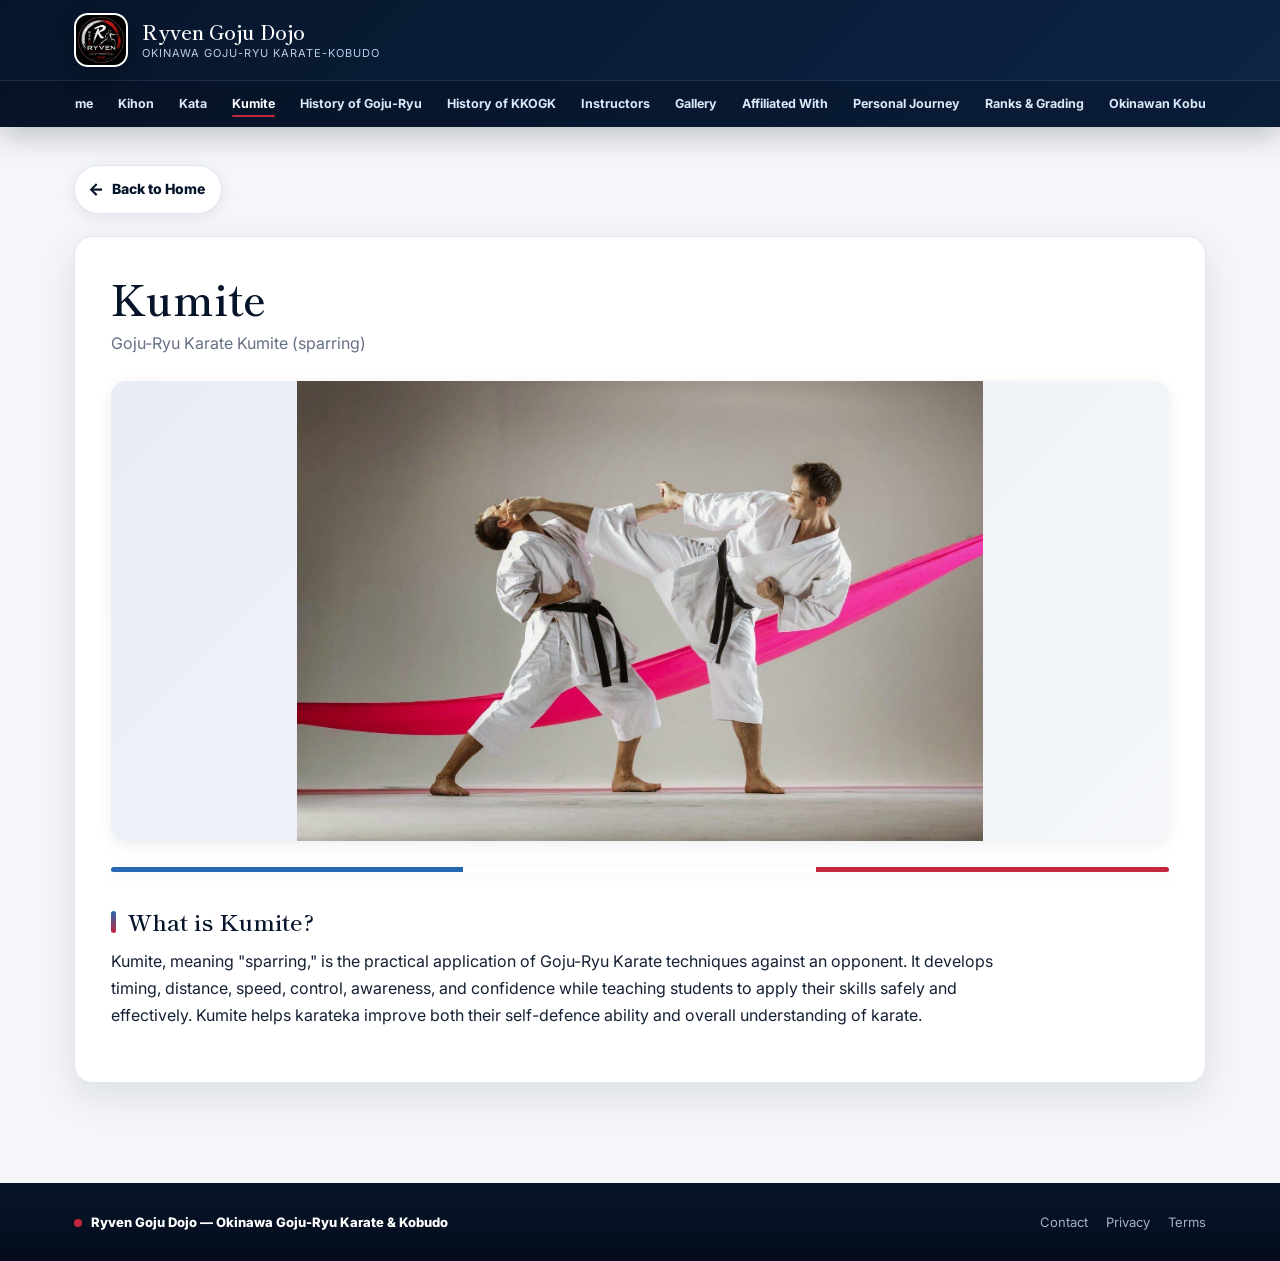
<file: P4.html>
<!DOCTYPE html>
<html lang="en">
<head>
<meta charset="UTF-8">
<meta name="viewport" content="width=device-width, initial-scale=1.0">
<title>Kumite — Ryven Goju Dojo</title>
<link rel="preconnect" href="https://fonts.googleapis.com">
<link href="https://fonts.googleapis.com/css2?family=Inter:wght@400;500;600;700&family=Shippori+Mincho:wght@500;600;700&display=swap" rel="stylesheet">
<link rel="stylesheet" href="css/style.css">
<script>document.documentElement.classList.add("js-anim");</script>
</head>
<body>

<header class="site-header">
  <div class="header-top">
    <div class="header-inner">
      <a class="brand" href="index.html">
      <div class="logo"><img src="1.jpeg" alt="Ryven Goju Dojo emblem"></div>
      <div class="title">
        <h1>Ryven Goju Dojo</h1>
        <p>Okinawa Goju-Ryu Karate-Kobudo</p>
      </div>
    </a>
      <button class="nav-toggle" aria-label="Toggle navigation menu" aria-expanded="false">
      <span></span>
    </button>
    </div>
  </div>
  <div class="nav-row" id="nav-row">
    <div class="nav-inner">
      <nav class="site-nav" aria-label="Main navigation">
      <ul>
        <li>
            <a href="index.html">Home</a>
          </li>

          <li>
            <a href="P2.html">Kihon</a>
          </li>

          <li>
            <a href="P3.html">Kata</a>
          </li>

          <li>
            <a href="P4.html">Kumite</a>
          </li>

          <li>
            <a href="P5.html">History of Goju-Ryu</a>
          </li>

          <li>
            <a href="P6.html">History of KKOGK</a>
          </li>

          <li>
            <a href="P7.html">Instructors</a>
          </li>

          <li>
            <a href="Gallery.html">Gallery</a>
          </li>

          <li>
            <a href="P8.html">Affiliated With</a>
          </li>

          <li>
            <a href="P9.html">Personal Journey</a>
          </li>

          <li>
            <a href="P10.html">Ranks &amp; Grading</a>
          </li>

          <li>
            <a href="P11.html">Okinawan Kobudo</a>
          </li>
      </ul>
    </nav>
    </div>
  </div>
</header>

<main>
  <a href="index.html" class="back">Back to Home</a>

  <div class="card reveal">
    <h1>Kumite</h1>
    <p class="muted">Goju-Ryu Karate Kumite (sparring)</p>

    <div class="media-frame">
      <img src="Kumite.jpg" class="hero-image" alt="Kumite sparring">
    </div>

    <div class="belt-rule" style="margin-top:26px"></div>

    <div class="section">
      <h2>What is Kumite?</h2>
      <p>Kumite, meaning "sparring," is the practical application of Goju-Ryu Karate techniques against an opponent. It develops timing, distance, speed, control, awareness, and confidence while teaching students to apply their skills safely and effectively. Kumite helps karateka improve both their self-defence ability and overall understanding of karate.</p>
    </div>
  </div>
</main>

<footer class="site-footer">
  <div class="footer-inner">
    <div class="brand-mini">Ryven Goju Dojo — Okinawa Goju-Ryu Karate &amp; Kobudo</div>
    <div class="footer-links"><span>Contact</span><span>Privacy</span><span>Terms</span></div>
  </div>
</footer>

<script src="js/main.js"></script>
</body>
</html>
</file>
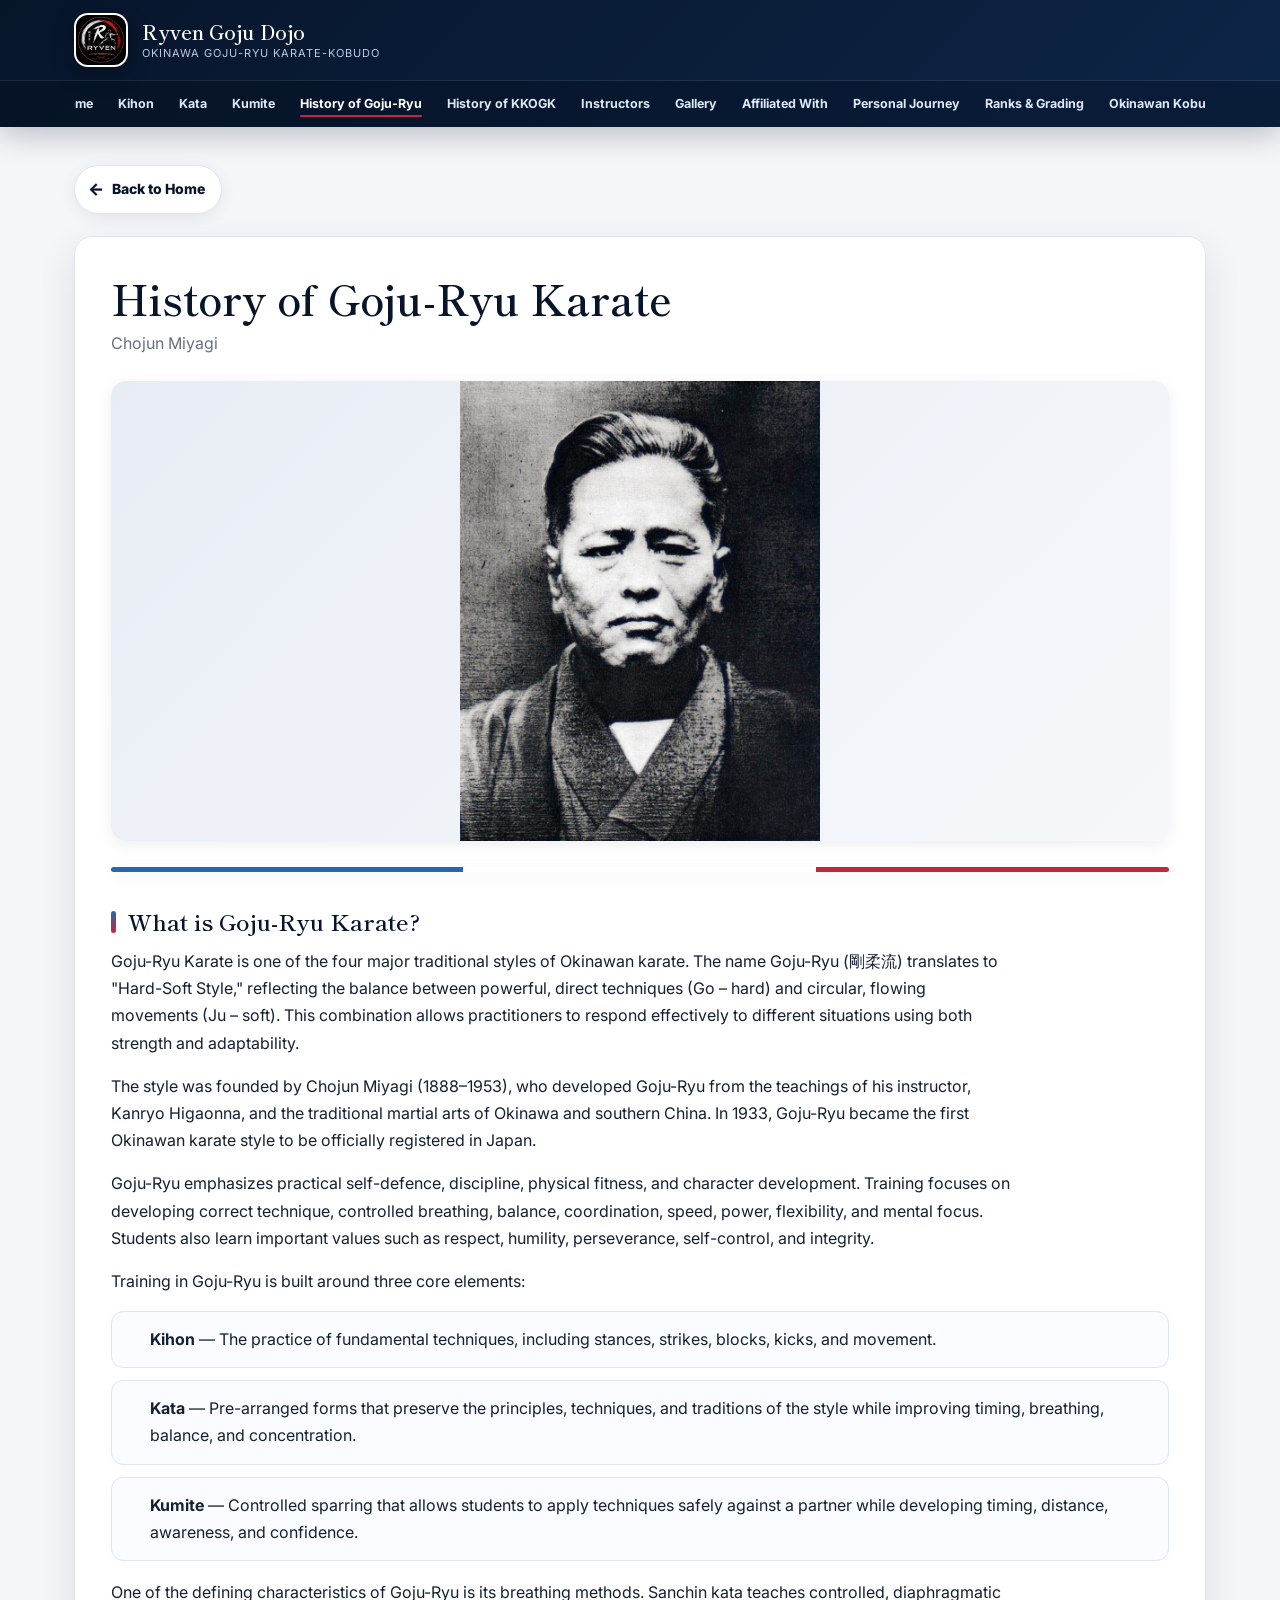
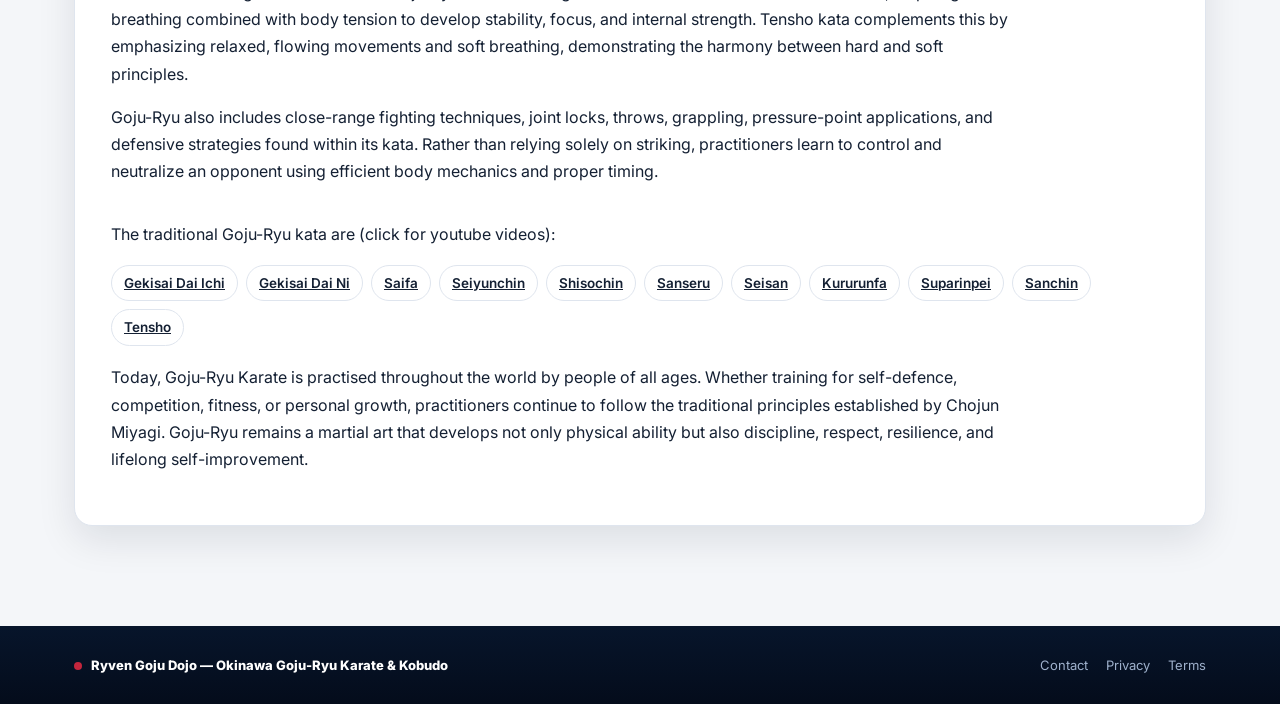
<file: P5.html>
<!DOCTYPE html>
<html lang="en">
<head>
<meta charset="UTF-8">
<meta name="viewport" content="width=device-width, initial-scale=1.0">
<title>History of Goju-Ryu — Ryven Goju Dojo</title>
<link rel="preconnect" href="https://fonts.googleapis.com">
<link href="https://fonts.googleapis.com/css2?family=Inter:wght@400;500;600;700&family=Shippori+Mincho:wght@500;600;700&display=swap" rel="stylesheet">
<link rel="stylesheet" href="css/style.css">
<script>document.documentElement.classList.add("js-anim");</script>
<style>
  .kata-list{ display:flex; flex-wrap:wrap; gap:8px; margin-top:6px; }
  .kata-chip{
    background:var(--blue-100);
    color:var(--indigo-900);
    border:1px solid var(--line);
    padding:6px 12px;
    border-radius:999px;
    font-size:13.5px;
    font-weight:600;
  }
  .pillar-list{ list-style:none; margin:14px 0 0; padding:0; display:grid; gap:12px; }
  .pillar-list li{
    display:flex; gap:12px; align-items:flex-start;
    background:#fbfcff; border:1px solid var(--line); border-radius:12px; padding:14px 16px;
  }
  .pillar-list b{ color:var(--indigo-900); }
  .pillar-dot{ width:10px; height:10px; border-radius:50%; background:var(--red-600); margin-top:7px; flex:0 0 auto; }
</style>
</head>
<body>

<header class="site-header">
  <div class="header-top">
    <div class="header-inner">
      <a class="brand" href="index.html">
      <div class="logo"><img src="1.jpeg" alt="Ryven Goju Dojo emblem"></div>
      <div class="title">
        <h1>Ryven Goju Dojo</h1>
        <p>Okinawa Goju-Ryu Karate-Kobudo</p>
      </div>
    </a>
      <button class="nav-toggle" aria-label="Toggle navigation menu" aria-expanded="false">
      <span></span>
    </button>
    </div>
  </div>
  <div class="nav-row" id="nav-row">
    <div class="nav-inner">
      <nav class="site-nav" aria-label="Main navigation">
      <ul>
        <li>
            <a href="index.html">Home</a>
          </li>

          <li>
            <a href="P2.html">Kihon</a>
          </li>

          <li>
            <a href="P3.html">Kata</a>
          </li>

          <li>
            <a href="P4.html">Kumite</a>
          </li>

          <li>
            <a href="P5.html">History of Goju-Ryu</a>
          </li>

          <li>
            <a href="P6.html">History of KKOGK</a>
          </li>

          <li>
            <a href="P7.html">Instructors</a>
          </li>

          <li>
            <a href="Gallery.html">Gallery</a>
          </li>

          <li>
            <a href="P8.html">Affiliated With</a>
          </li>

          <li>
            <a href="P9.html">Personal Journey</a>
          </li>

          <li>
            <a href="P10.html">Ranks &amp; Grading</a>
          </li>

          <li>
            <a href="P11.html">Okinawan Kobudo</a>
          </li>
      </ul>
    </nav>
    </div>
  </div>
</header>

<main>
  <a href="index.html" class="back">Back to Home</a>

  <div class="card reveal">
    <h1>History of Goju-Ryu Karate</h1>
    <p class="muted">Chojun Miyagi</p>

    <div class="media-frame">
      <img src="History.jpg" class="hero-image" alt="History of Goju-Ryu">
    </div>

    <div class="belt-rule" style="margin-top:26px"></div>

    <div class="section">
      <h2>What is Goju-Ryu Karate?</h2>

      <p>Goju-Ryu Karate is one of the four major traditional styles of Okinawan karate. The name Goju-Ryu (剛柔流) translates to "Hard-Soft Style," reflecting the balance between powerful, direct techniques (Go – hard) and circular, flowing movements (Ju – soft). This combination allows practitioners to respond effectively to different situations using both strength and adaptability.</p>

      <p>The style was founded by Chojun Miyagi (1888–1953), who developed Goju-Ryu from the teachings of his instructor, Kanryo Higaonna, and the traditional martial arts of Okinawa and southern China. In 1933, Goju-Ryu became the first Okinawan karate style to be officially registered in Japan.</p>

      <p>Goju-Ryu emphasizes practical self-defence, discipline, physical fitness, and character development. Training focuses on developing correct technique, controlled breathing, balance, coordination, speed, power, flexibility, and mental focus. Students also learn important values such as respect, humility, perseverance, self-control, and integrity.</p>

      <p>Training in Goju-Ryu is built around three core elements:</p>

      <ul class="pillar-list">
        <li><span class="pillar-dot"></span><span><b>Kihon</b> — The practice of fundamental techniques, including stances, strikes, blocks, kicks, and movement.</span></li>
        <li><span class="pillar-dot"></span><span><b>Kata</b> — Pre-arranged forms that preserve the principles, techniques, and traditions of the style while improving timing, breathing, balance, and concentration.</span></li>
        <li><span class="pillar-dot"></span><span><b>Kumite</b> — Controlled sparring that allows students to apply techniques safely against a partner while developing timing, distance, awareness, and confidence.</span></li>
      </ul>

      <p style="margin-top:18px">One of the defining characteristics of Goju-Ryu is its breathing methods. Sanchin kata teaches controlled, diaphragmatic breathing combined with body tension to develop stability, focus, and internal strength. Tensho kata complements this by emphasizing relaxed, flowing movements and soft breathing, demonstrating the harmony between hard and soft principles.</p>

      <p>Goju-Ryu also includes close-range fighting techniques, joint locks, throws, grappling, pressure-point applications, and defensive strategies found within its kata. Rather than relying solely on striking, practitioners learn to control and neutralize an opponent using efficient body mechanics and proper timing.</p>

     <div class="section">
  <p>The traditional Goju-Ryu kata are (click for youtube videos):</p>

  <div class="kata-list">

    <a class="kata-chip" href="https://youtu.be/YtcRO7zceIg?si=1vHnv1PyDGGdtuNj" target="_blank" rel="noopener noreferrer">
      Gekisai Dai Ichi
    </a>

    <a class="kata-chip" href="https://youtu.be/7ATBdHJcq-g?si=WkF9EJ0gDcAUn4A1" target="_blank" rel="noopener noreferrer">
      Gekisai Dai Ni
    </a>

    <a class="kata-chip" href="https://youtu.be/oKj5drvygec?si=s9qIdCLSCZ1nW92H" target="_blank" rel="noopener noreferrer">
      Saifa
    </a>

    <a class="kata-chip" href="https://youtu.be/_52ye5xADGA?si=pZ_RRQFXz_0uLzKn" target="_blank" rel="noopener noreferrer">
      Seiyunchin
    </a>

    <a class="kata-chip" href="https://youtu.be/GyRyR3pd7FI?si=FDDHjx6Xkqg5yUM5" target="_blank" rel="noopener noreferrer">
      Shisochin
    </a>

    <a class="kata-chip" href="https://youtu.be/tCrXO9MQJyk?si=4fDdsADs7Xb-WjAG" target="_blank" rel="noopener noreferrer">
      Sanseru
    </a>

    <a class="kata-chip" href="https://youtu.be/jXNjK_HuV1Y?si=Lr08mCkoTUKN-Oa5" target="_blank" rel="noopener noreferrer">
      Seisan
    </a>

    <a class="kata-chip" href="https://youtu.be/3HGX7L6VIcU?si=ohTn47Vy03YQfSTa" target="_blank" rel="noopener noreferrer">
      Kururunfa
    </a>

    <a class="kata-chip" href="https://youtu.be/znVHgcPISKg?si=F4lW6bL4AyvonTAI" target="_blank" rel="noopener noreferrer">
      Suparinpei
    </a>

    <a class="kata-chip" href="https://youtu.be/XLVZW7qOzaA?si=TMs-OoXPMIcOcIYv" target="_blank" rel="noopener noreferrer">
      Sanchin
    </a>

    <a class="kata-chip" href="https://youtu.be/gBGc9GiNyWk?si=TipTpskO3HZ1pGPk" target="_blank" rel="noopener noreferrer">
      Tensho
    </a>

  </div>
</div>

      <p style="margin-top:18px">Today, Goju-Ryu Karate is practised throughout the world by people of all ages. Whether training for self-defence, competition, fitness, or personal growth, practitioners continue to follow the traditional principles established by Chojun Miyagi. Goju-Ryu remains a martial art that develops not only physical ability but also discipline, respect, resilience, and lifelong self-improvement.</p>
    </div>
  </div>
</main>

<footer class="site-footer">
  <div class="footer-inner">
    <div class="brand-mini">Ryven Goju Dojo — Okinawa Goju-Ryu Karate &amp; Kobudo</div>
    <div class="footer-links"><span>Contact</span><span>Privacy</span><span>Terms</span></div>
  </div>
</footer>

<script src="js/main.js"></script>
</body>
</html>
</file>
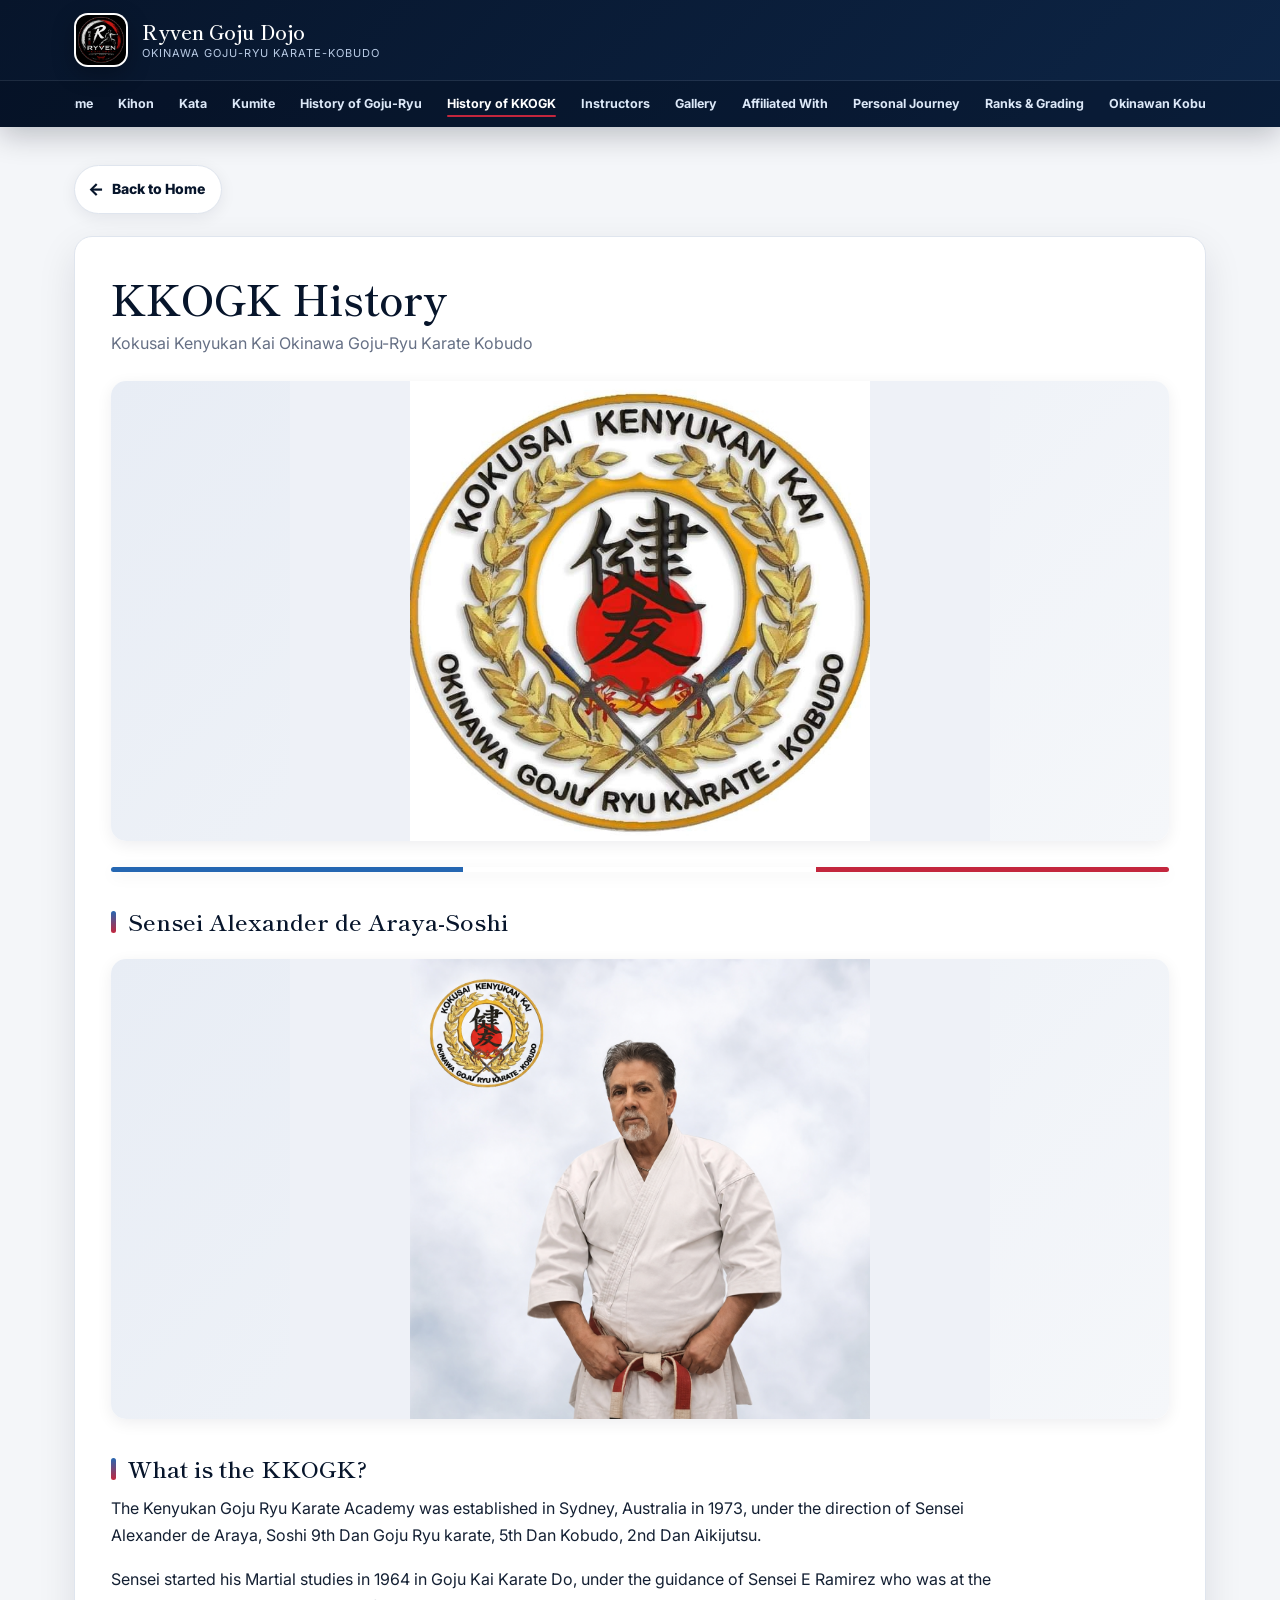
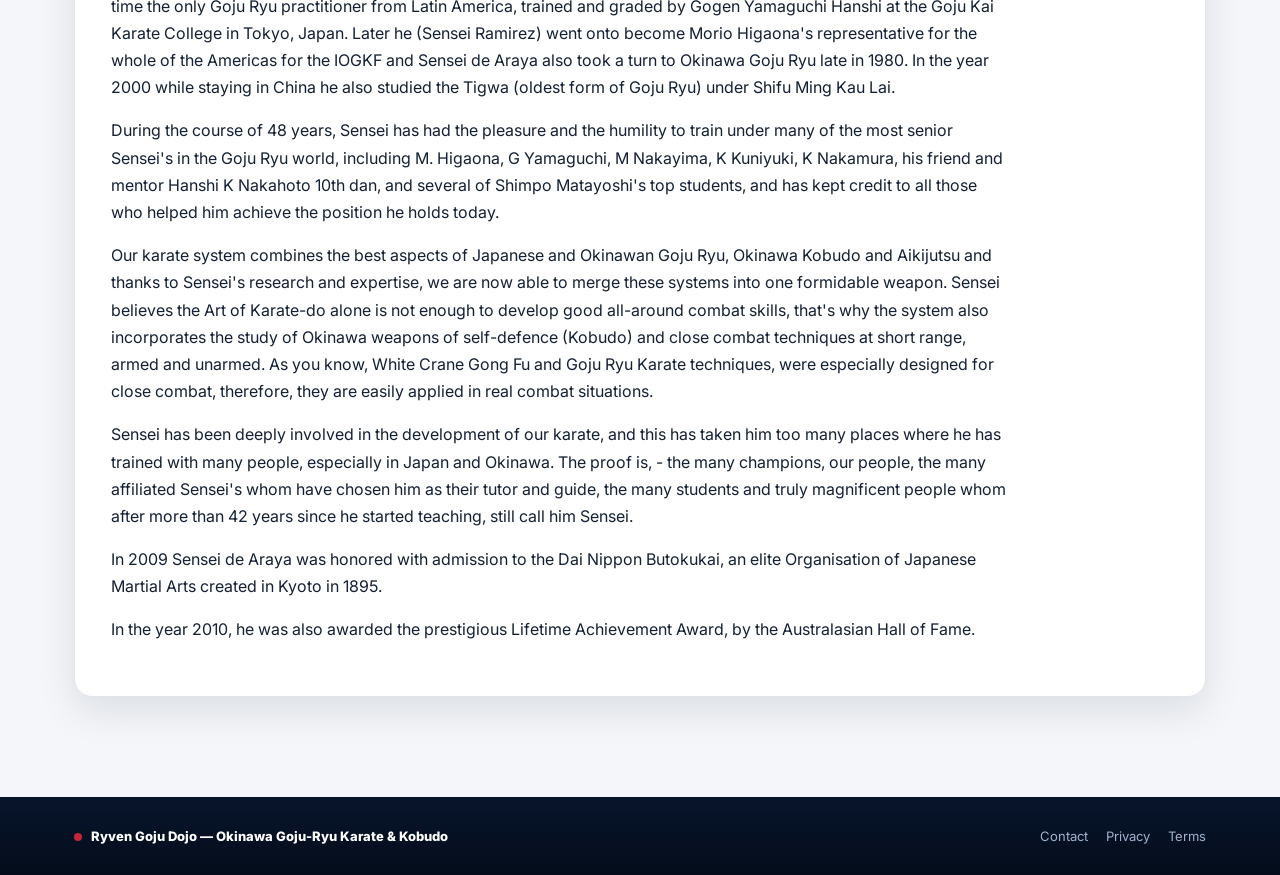
<file: P6.html>
<!DOCTYPE html>
<html lang="en">
<head>
<meta charset="UTF-8">
<meta name="viewport" content="width=device-width, initial-scale=1.0">
<title>KKOGK History — Ryven Goju Dojo</title>
<link rel="preconnect" href="https://fonts.googleapis.com">
<link href="https://fonts.googleapis.com/css2?family=Inter:wght@400;500;600;700&family=Shippori+Mincho:wght@500;600;700&display=swap" rel="stylesheet">
<link rel="stylesheet" href="css/style.css">
<script>document.documentElement.classList.add("js-anim");</script>
</head>
<body>

<header class="site-header">
  <div class="header-top">
    <div class="header-inner">
      <a class="brand" href="index.html">
      <div class="logo"><img src="1.jpeg" alt="Ryven Goju Dojo emblem"></div>
      <div class="title">
        <h1>Ryven Goju Dojo</h1>
        <p>Okinawa Goju-Ryu Karate-Kobudo</p>
      </div>
    </a>
      <button class="nav-toggle" aria-label="Toggle navigation menu" aria-expanded="false">
      <span></span>
    </button>
    </div>
  </div>
  <div class="nav-row" id="nav-row">
    <div class="nav-inner">
      <nav class="site-nav" aria-label="Main navigation">
      <ul>
         <li>
            <a href="index.html">Home</a>
          </li>

          <li>
            <a href="P2.html">Kihon</a>
          </li>

          <li>
            <a href="P3.html">Kata</a>
          </li>

          <li>
            <a href="P4.html">Kumite</a>
          </li>

          <li>
            <a href="P5.html">History of Goju-Ryu</a>
          </li>

          <li>
            <a href="P6.html">History of KKOGK</a>
          </li>

          <li>
            <a href="P7.html">Instructors</a>
          </li>

          <li>
            <a href="Gallery.html">Gallery</a>
          </li>

          <li>
            <a href="P8.html">Affiliated With</a>
          </li>

          <li>
            <a href="P9.html">Personal Journey</a>
          </li>

          <li>
            <a href="P10.html">Ranks &amp; Grading</a>
          </li>

          <li>
            <a href="P11.html">Okinawan Kobudo</a>
          </li>
      </ul>
    </nav>
    </div>
  </div>
</header>

<main>
  <a href="index.html" class="back">Back to Home</a>

  <div class="card reveal">
    <h1>KKOGK History</h1>
    <p class="muted">Kokusai Kenyukan Kai Okinawa Goju-Ryu Karate Kobudo</p>

    <div class="media-frame">
      <img src="2.jpg" class="hero-image" alt="KKOGK" style="object-fit:contain;background:#eef1f7">
    </div>

    <div class="belt-rule" style="margin-top:26px"></div>

	    <div class="section">
      <h2>Sensei Alexander de Araya-Soshi</h2>
	 <div class="media-frame">
      <img src="ADA.png" class="hero-image" alt="KKOGK" style="object-fit:contain;background:#eef1f7">
    </div>

    <div class="section">
      <h2>What is the KKOGK?</h2>

      <p>The Kenyukan Goju Ryu Karate Academy was established in Sydney, Australia in 1973, under the direction of Sensei Alexander de Araya, Soshi 9th Dan Goju Ryu karate, 5th Dan Kobudo, 2nd Dan Aikijutsu.</p>

      <p>Sensei started his Martial studies in 1964 in Goju Kai Karate Do, under the guidance of Sensei E Ramirez who was at the time the only Goju Ryu practitioner from Latin America, trained and graded by Gogen Yamaguchi Hanshi at the Goju Kai Karate College in Tokyo, Japan. Later he (Sensei Ramirez) went onto become Morio Higaona's representative for the whole of the Americas for the IOGKF and Sensei de Araya also took a turn to Okinawa Goju Ryu late in 1980. In the year 2000 while staying in China he also studied the Tigwa (oldest form of Goju Ryu) under Shifu Ming Kau Lai.</p>

      <p>During the course of 48 years, Sensei has had the pleasure and the humility to train under many of the most senior Sensei's in the Goju Ryu world, including M. Higaona, G Yamaguchi, M Nakayima, K Kuniyuki, K Nakamura, his friend and mentor Hanshi K Nakahoto 10th dan, and several of Shimpo Matayoshi's top students, and has kept credit to all those who helped him achieve the position he holds today.</p>

      <p>Our karate system combines the best aspects of Japanese and Okinawan Goju Ryu, Okinawa Kobudo and Aikijutsu and thanks to Sensei's research and expertise, we are now able to merge these systems into one formidable weapon. Sensei believes the Art of Karate-do alone is not enough to develop good all-around combat skills, that's why the system also incorporates the study of Okinawa weapons of self-defence (Kobudo) and close combat techniques at short range, armed and unarmed. As you know, White Crane Gong Fu and Goju Ryu Karate techniques, were especially designed for close combat, therefore, they are easily applied in real combat situations.</p>

      <p>Sensei has been deeply involved in the development of our karate, and this has taken him too many places where he has trained with many people, especially in Japan and Okinawa. The proof is, - the many champions, our people, the many affiliated Sensei's whom have chosen him as their tutor and guide, the many students and truly magnificent people whom after more than 42 years since he started teaching, still call him Sensei.</p>

      <p>In 2009 Sensei de Araya was honored with admission to the Dai Nippon Butokukai, an elite Organisation of Japanese Martial Arts created in Kyoto in 1895.</p>

      <p>In the year 2010, he was also awarded the prestigious Lifetime Achievement Award, by the Australasian Hall of Fame.</p>
    </div>
  </div>
</main>

<footer class="site-footer">
  <div class="footer-inner">
    <div class="brand-mini">Ryven Goju Dojo — Okinawa Goju-Ryu Karate &amp; Kobudo</div>
    <div class="footer-links"><span>Contact</span><span>Privacy</span><span>Terms</span></div>
  </div>
</footer>

<script src="js/main.js"></script>
</body>
</html>
</file>
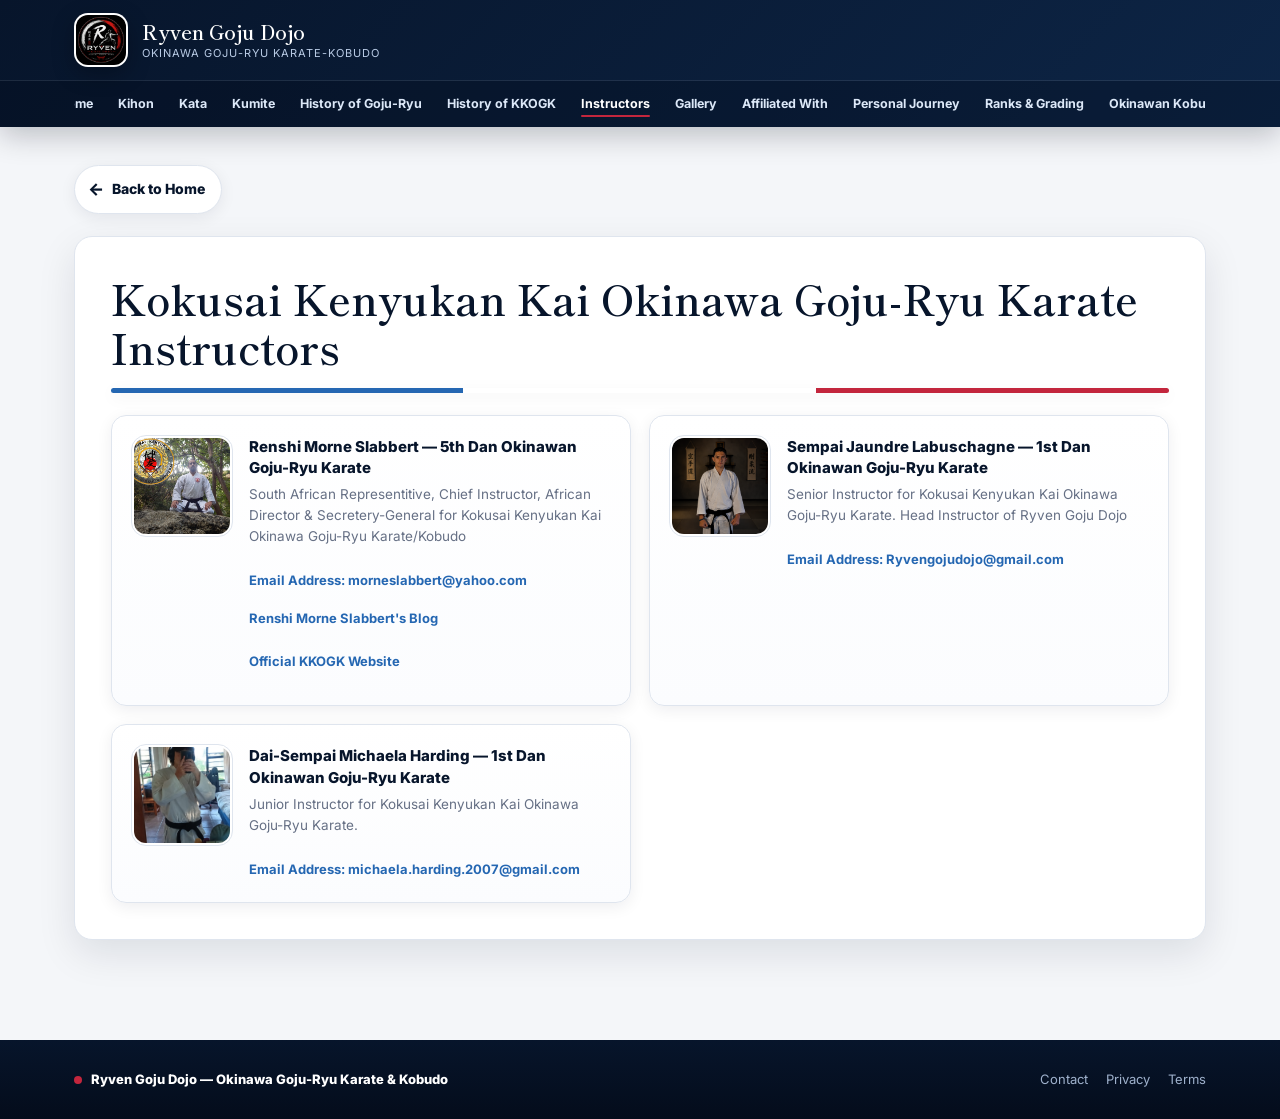
<file: P7.html>
<!DOCTYPE html>
<html lang="en">
<head>
<meta charset="UTF-8">
<meta name="viewport" content="width=device-width, initial-scale=1.0">
<title>Instructors — Ryven Goju Dojo</title>
<link rel="preconnect" href="https://fonts.googleapis.com">
<link href="https://fonts.googleapis.com/css2?family=Inter:wght@400;500;600;700&family=Shippori+Mincho:wght@500;600;700&display=swap" rel="stylesheet">
<link rel="stylesheet" href="css/style.css">
<script>document.documentElement.classList.add("js-anim");</script>
</head>
<body>

<header class="site-header">
  <div class="header-top">
    <div class="header-inner">
      <a class="brand" href="index.html">
      <div class="logo"><img src="1.jpeg" alt="Ryven Goju Dojo emblem"></div>
      <div class="title">
        <h1>Ryven Goju Dojo</h1>
        <p>Okinawa Goju-Ryu Karate-Kobudo</p>
      </div>
    </a>
      <button class="nav-toggle" aria-label="Toggle navigation menu" aria-expanded="false">
      <span></span>
    </button>
    </div>
  </div>
  <div class="nav-row" id="nav-row">
    <div class="nav-inner">
      <nav class="site-nav" aria-label="Main navigation">
      <ul>
        <li>
            <a href="index.html">Home</a>
          </li>

          <li>
            <a href="P2.html">Kihon</a>
          </li>

          <li>
            <a href="P3.html">Kata</a>
          </li>

          <li>
            <a href="P4.html">Kumite</a>
          </li>

          <li>
            <a href="P5.html">History of Goju-Ryu</a>
          </li>

          <li>
            <a href="P6.html">History of KKOGK</a>
          </li>

          <li>
            <a href="P7.html">Instructors</a>
          </li>

          <li>
            <a href="Gallery.html">Gallery</a>
          </li>

          <li>
            <a href="P8.html">Affiliated With</a>
          </li>

          <li>
            <a href="P9.html">Personal Journey</a>
          </li>

          <li>
            <a href="P10.html">Ranks &amp; Grading</a>
          </li>

          <li>
            <a href="P11.html">Okinawan Kobudo</a>
          </li>
      </ul>
    </nav>
    </div>
  </div>
</header>

<main>
  <a href="index.html" class="back">Back to Home</a>

  <section id="instructors" class="card reveal">
    <h1>Kokusai Kenyukan Kai Okinawa Goju-Ryu Karate Instructors</h1>
    <div class="belt-rule" style="margin:16px 0 6px"></div>

    <div class="instructors">
 

    <div class="instr">
    <div class="instr-avatar">
      <img src="SMorneS.jpeg" alt="Renshi Morne Slabbert">
    </div>
    <div>
      <div class="name">Renshi Morne Slabbert — 5th Dan Okinawan Goju-Ryu Karate</div>
      <p class="muted role">South African Representitive, Chief Instructor, African Director &amp; Secretery-General for Kokusai Kenyukan Kai Okinawa Goju-Ryu Karate/Kobudo</p>

      <a class="email" href="mailto:morneslabbert@yahoo.com">Email Address: morneslabbert@yahoo.com</a>

      <p class="muted role">
        <a class="email" href="https://dailydojoquotes.blogspot.com/?m=1" target="_blank" rel="noopener noreferrer">
          Renshi Morne Slabbert's Blog
        </a>
      </p>

      <p class="muted role">
        <a class="email" href="https://morneslabber6.wixsite.com/trinitygojuryu" target="_blank" rel="noopener noreferrer">
          Official KKOGK Website
        </a>
      </p>
    </div>
  </div>

  <div class="instr">
    <div class="instr-avatar">
      <img src="Jaundre2.png" alt="Sempai Jaundre Labuschagne">
    </div>
    <div>
      <div class="name">Sempai Jaundre Labuschagne — 1st Dan Okinawan Goju-Ryu Karate</div>
      <p class="muted role">Senior Instructor for Kokusai Kenyukan Kai Okinawa
      Goju-Ryu Karate. Head Instructor of Ryven Goju Dojo </p>
      <a class="email" href="mailto:Ryvengojudojo@gmail.com">Email Address: Ryvengojudojo@gmail.com</a>
    </div>
  </div>

  <div class="instr">
    <div class="instr-avatar">
      <img src="Michaela.jpeg" alt="Dai-Sempai Michaela Harding">
    </div>
    <div>
      <div class="name">Dai-Sempai Michaela Harding — 1st Dan Okinawan Goju-Ryu Karate</div>
      <p class="muted role">Junior Instructor for Kokusai Kenyukan Kai Okinawa
      Goju-Ryu Karate.</p>
	   <a class="email" href="mailto:michaela.harding.2007@gmail.com">Email Address: michaela.harding.2007@gmail.com</a>
    </div>
  </div>

</div>
		
      </div>
    </div>
  </section>
</main>

<footer class="site-footer">
  <div class="footer-inner">
    <div class="brand-mini">Ryven Goju Dojo — Okinawa Goju-Ryu Karate &amp; Kobudo</div>
    <div class="footer-links"><span>Contact</span><span>Privacy</span><span>Terms</span></div>
  </div>
</footer>

<script src="js/main.js"></script>
</body>
</html>
</file>
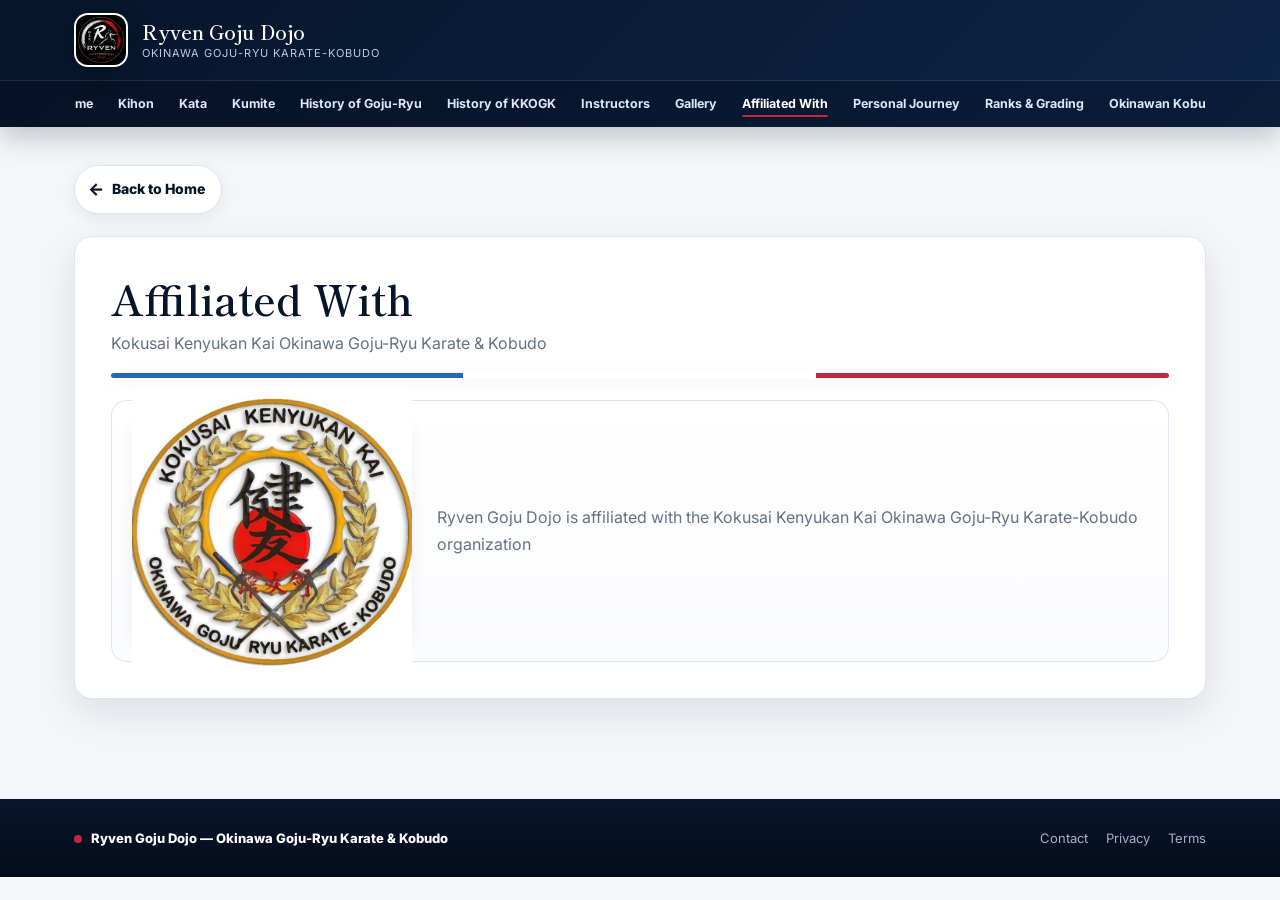
<file: P8.html>
<!DOCTYPE html>
<html lang="en">
<head>
<meta charset="UTF-8">
<meta name="viewport" content="width=device-width, initial-scale=1.0">
<title>Affiliated With — Ryven Goju Dojo</title>
<link rel="preconnect" href="https://fonts.googleapis.com">
<link href="https://fonts.googleapis.com/css2?family=Inter:wght@400;500;600;700&family=Shippori+Mincho:wght@500;600;700&display=swap" rel="stylesheet">
<link rel="stylesheet" href="css/style.css">
<script>document.documentElement.classList.add("js-anim");</script>
</head>
<body>

<header class="site-header">
  <div class="header-top">
    <div class="header-inner">
      <a class="brand" href="index.html">
      <div class="logo"><img src="1.jpeg" alt="Ryven Goju Dojo emblem"></div>
      <div class="title">
        <h1>Ryven Goju Dojo</h1>
        <p>Okinawa Goju-Ryu Karate-Kobudo</p>
      </div>
    </a>
      <button class="nav-toggle" aria-label="Toggle navigation menu" aria-expanded="false">
      <span></span>
    </button>
    </div>
  </div>
  <div class="nav-row" id="nav-row">
    <div class="nav-inner">
      <nav class="site-nav" aria-label="Main navigation">
      <ul>
        <li>
            <a href="index.html">Home</a>
          </li>

          <li>
            <a href="P2.html">Kihon</a>
          </li>

          <li>
            <a href="P3.html">Kata</a>
          </li>

          <li>
            <a href="P4.html">Kumite</a>
          </li>

          <li>
            <a href="P5.html">History of Goju-Ryu</a>
          </li>

          <li>
            <a href="P6.html">History of KKOGK</a>
          </li>

          <li>
            <a href="P7.html">Instructors</a>
          </li>

          <li>
            <a href="Gallery.html">Gallery</a>
          </li>

          <li>
            <a href="P8.html">Affiliated With</a>
          </li>

          <li>
            <a href="P9.html">Personal Journey</a>
          </li>

          <li>
            <a href="P10.html">Ranks &amp; Grading</a>
          </li>

          <li>
            <a href="P11.html">Okinawan Kobudo</a>
          </li>
      </ul>
    </nav>
    </div>
  </div>
</header>

<main>
  <a href="index.html" class="back">Back to Home</a>

  <section id="instructors" class="card reveal">
    <h1>Affiliated With</h1>
    <p class="muted">Kokusai Kenyukan Kai Okinawa Goju-Ryu Karate &amp; Kobudo</p>
    <div class="belt-rule" style="margin:16px 0 6px"></div>

    <div class="affiliate-panel">
      <div class="affiliate-media">
        <img src="2.jpg" alt="KKOGK">
      </div>

      <p class="muted" style="margin:0">
        Ryven Goju Dojo is affiliated with the Kokusai Kenyukan Kai Okinawa Goju-Ryu Karate-Kobudo organization
      </p>
    </div>
  </section>
</main>

<footer class="site-footer">
  <div class="footer-inner">
    <div class="brand-mini">Ryven Goju Dojo — Okinawa Goju-Ryu Karate &amp; Kobudo</div>
    <div class="footer-links"><span>Contact</span><span>Privacy</span><span>Terms</span></div>
  </div>
</footer>

<script src="js/main.js"></script>
</body>
</html>
</file>
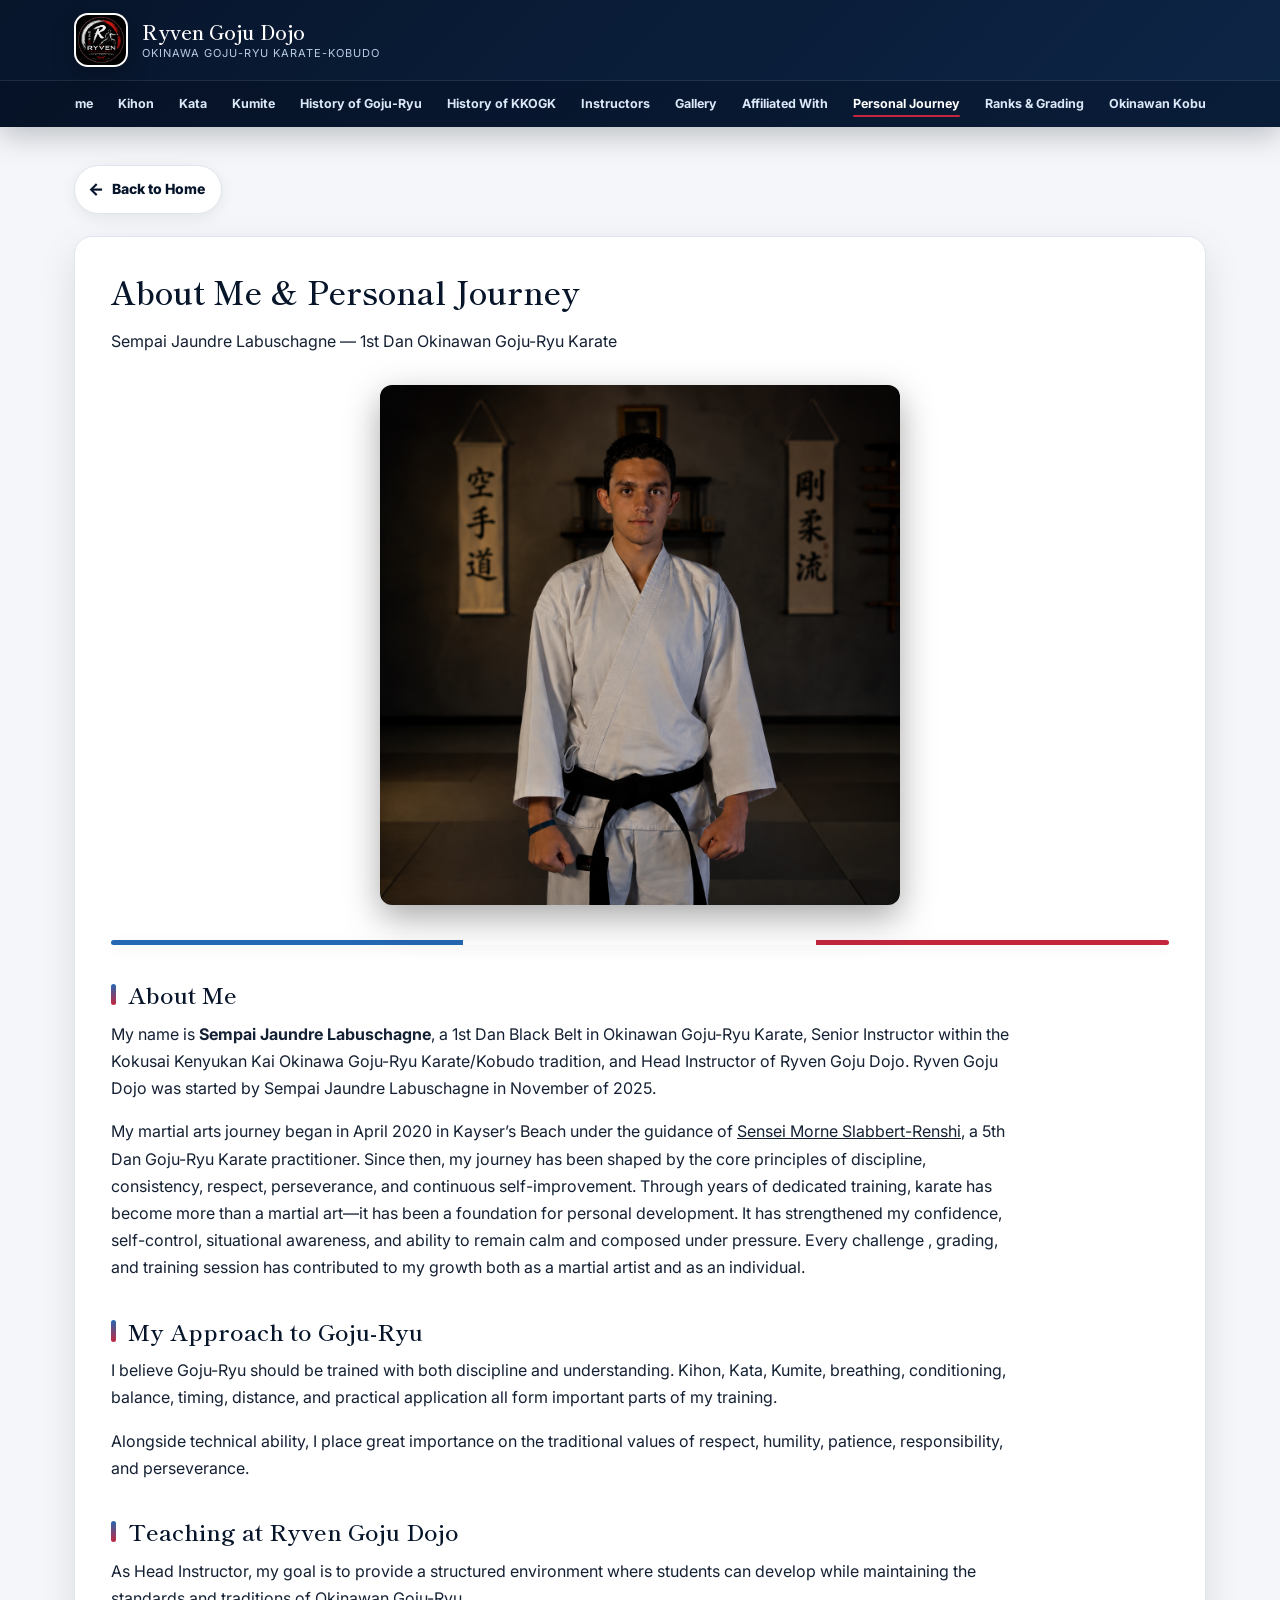
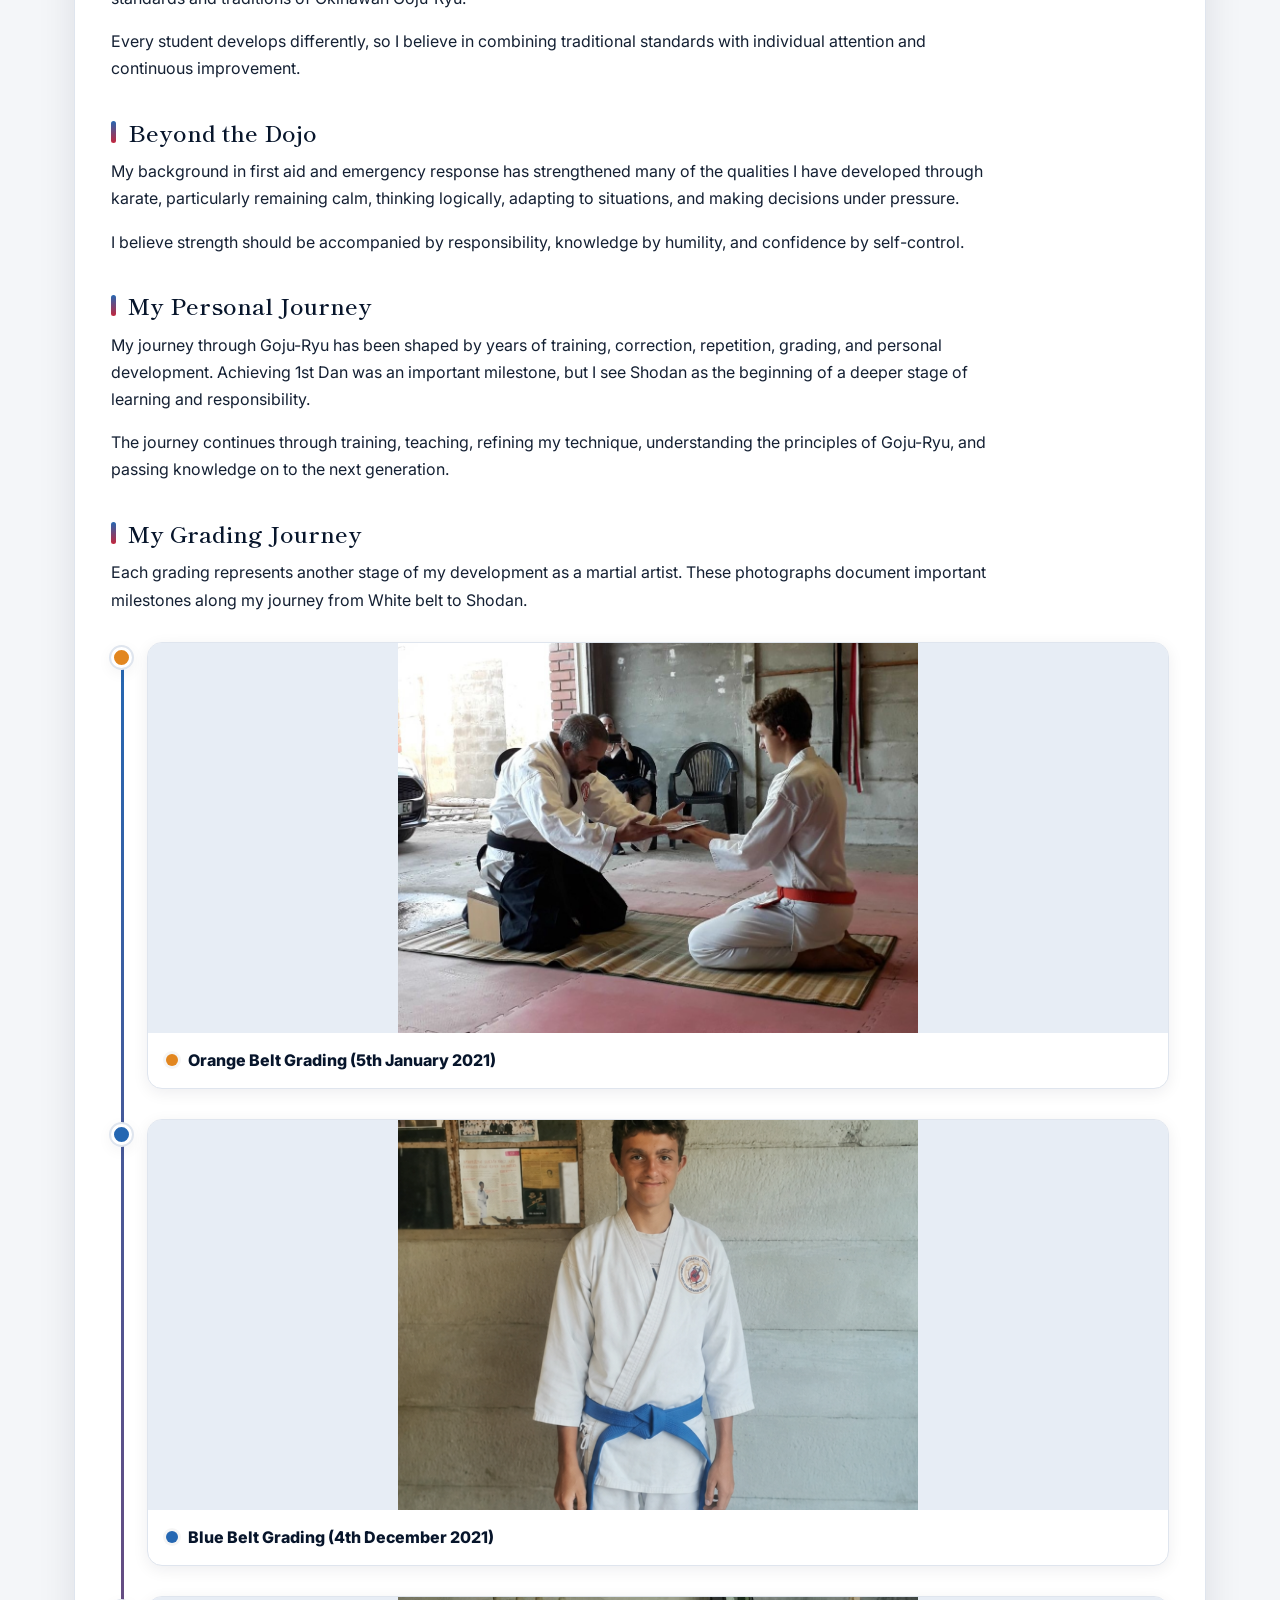
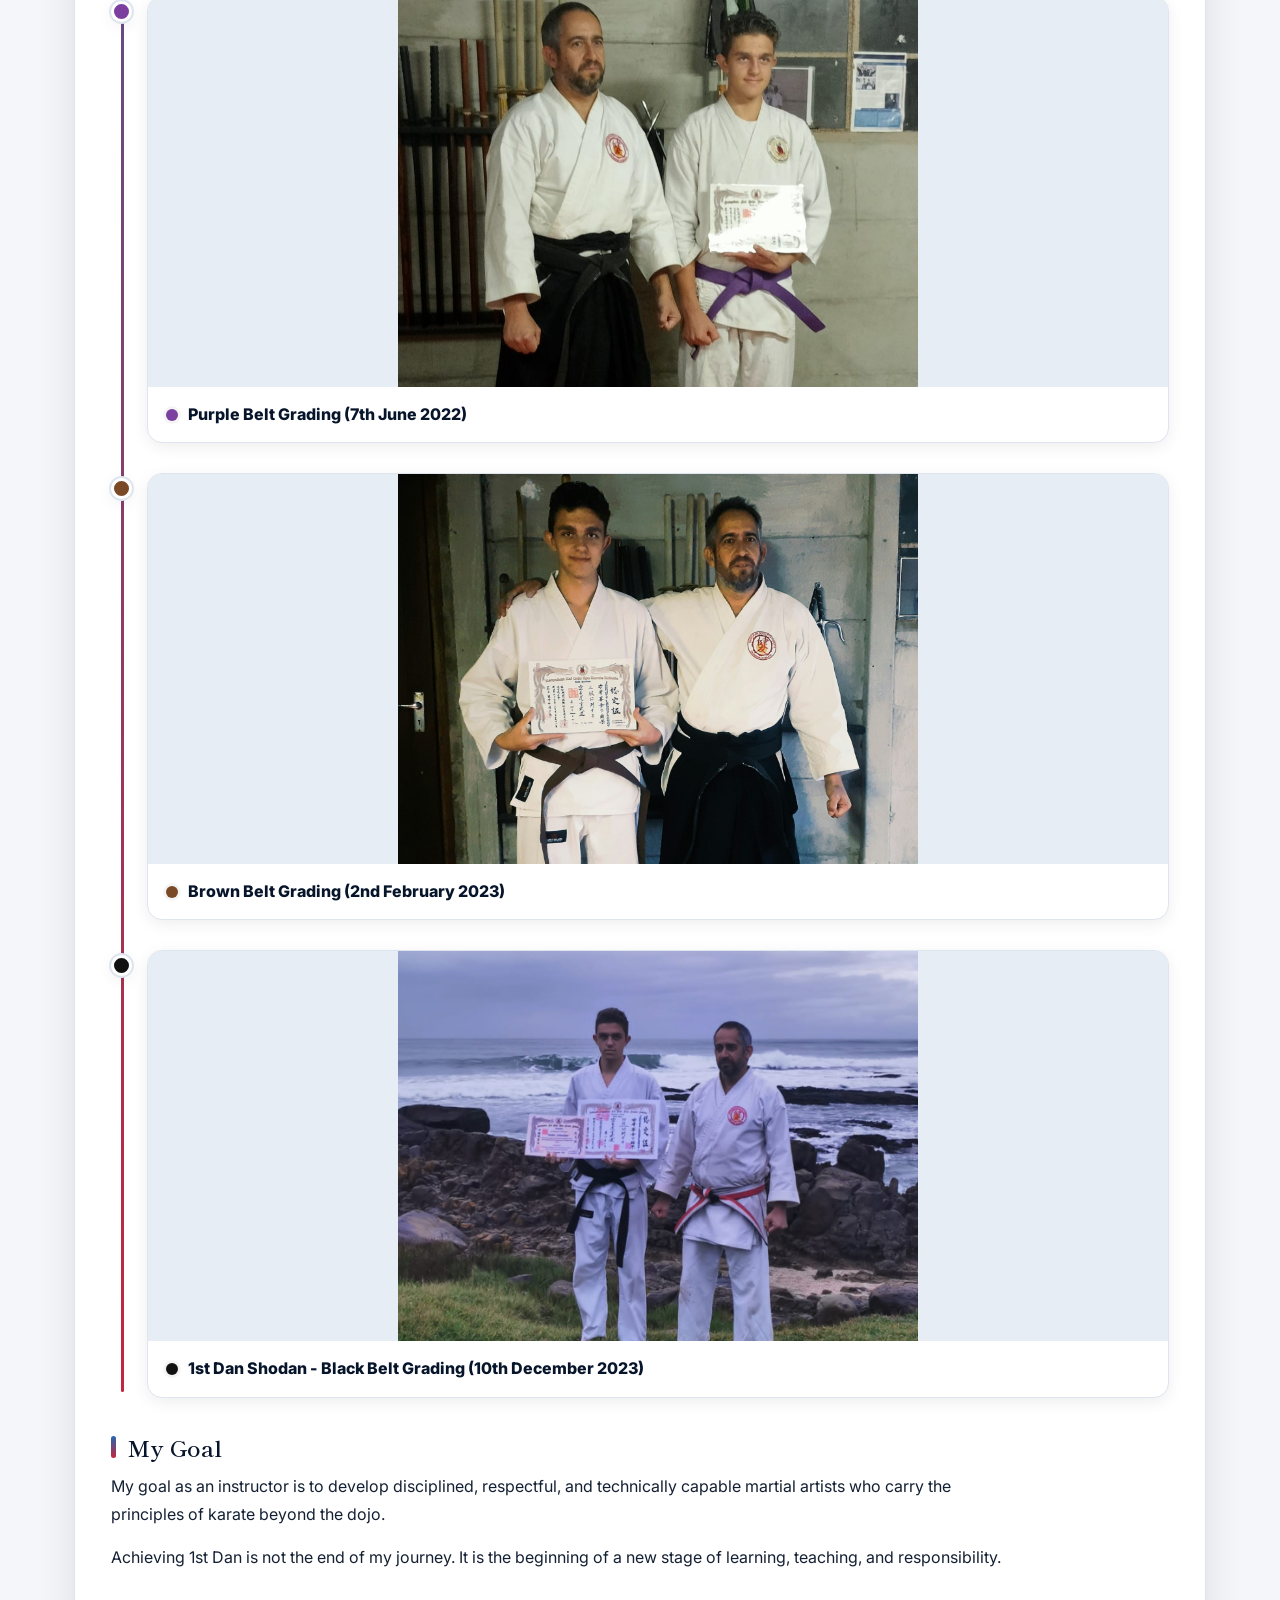
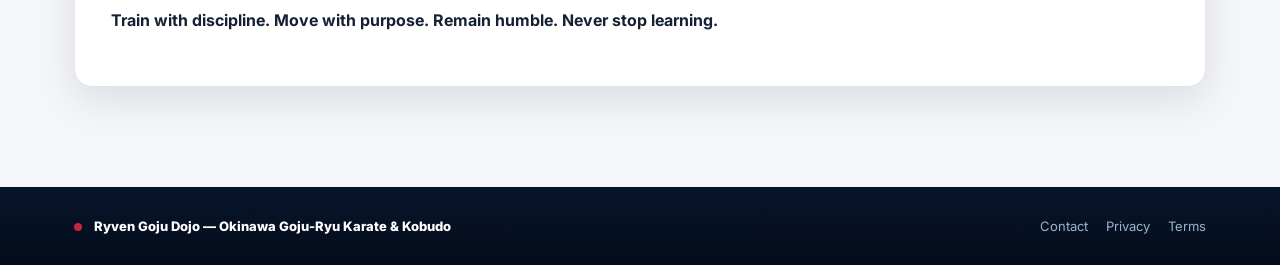
<file: P9.html>
<!DOCTYPE html>
<html lang="en">

<head>

  <meta charset="UTF-8">
  <meta name="viewport" content="width=device-width, initial-scale=1.0">

  <title>Personal Journey — Ryven Goju Dojo</title>

  <link rel="preconnect" href="https://fonts.googleapis.com">

  <link
    href="https://fonts.googleapis.com/css2?family=Inter:wght@400;500;600;700&family=Shippori+Mincho:wght@500;600;700&display=swap"
    rel="stylesheet"
  >

  <link rel="stylesheet" href="css/style.css">

  <script>
    document.documentElement.classList.add("js-anim");
  </script>

</head>


<body>


<!-- =========================================================
     HEADER.
========================================================= -->

<header class="site-header">

  <div class="header-top">

    <div class="header-inner">

      <a class="brand" href="index.html">

        <div class="logo">
          <img src="1.jpeg" alt="Ryven Goju Dojo emblem">
        </div>

        <div class="title">
          <h1>Ryven Goju Dojo</h1>
          <p>Okinawa Goju-Ryu Karate-Kobudo</p>
        </div>

      </a>


      <button
        class="nav-toggle"
        aria-label="Toggle navigation menu"
        aria-expanded="false"
      >

        <span></span>

      </button>

    </div>

  </div>


  <!-- NAVIGATION -->

  <div class="nav-row" id="nav-row">

    <div class="nav-inner">

      <nav class="site-nav" aria-label="Main navigation">

        <ul>

           <li>
            <a href="index.html">Home</a>
          </li>

          <li>
            <a href="P2.html">Kihon</a>
          </li>

          <li>
            <a href="P3.html">Kata</a>
          </li>

          <li>
            <a href="P4.html">Kumite</a>
          </li>

          <li>
            <a href="P5.html">History of Goju-Ryu</a>
          </li>

          <li>
            <a href="P6.html">History of KKOGK</a>
          </li>

          <li>
            <a href="P7.html">Instructors</a>
          </li>

          <li>
            <a href="Gallery.html">Gallery</a>
          </li>

          <li>
            <a href="P8.html">Affiliated With</a>
          </li>

          <li>
            <a href="P9.html">Personal Journey</a>
          </li>

          <li>
            <a href="P10.html">Ranks &amp; Grading</a>
          </li>

          <li>
            <a href="P11.html">Okinawan Kobudo</a>
          </li>

        </ul>

      </nav>

    </div>

  </div>

</header>



<!-- =========================================================
     MAIN CONTENT
========================================================= -->

<main>

  <a class="back" href="index.html">Back to Home</a>


  <div class="card reveal">


   <!-- =====================================================
     PAGE TITLE
====================================================== -->

<div class="gallery-intro">

  <h1>About Me &amp; Personal Journey</h1>

  <p>
    Sempai Jaundre Labuschagne — 1st Dan Okinawan Goju-Ryu Karate
  </p>

  <!-- Sempai Jaundre Labuschagne Portrait -->
  <div class="sempai-profile-photo">
    <img
      src="Jaundre2.png"
      alt="Sempai Jaundre Labuschagne — 1st Dan Okinawan Goju-Ryu Karate"
    >
  </div>

  <div class="belt-rule"></div>

</div>



<!-- =====================================================
     ABOUT ME,
====================================================== -->

<div class="section">

  <h2>About Me</h2>

  <p>
    My name is <strong>Sempai Jaundre Labuschagne</strong>, a 1st Dan
    Black Belt in Okinawan Goju-Ryu Karate, Senior Instructor within
    the Kokusai Kenyukan Kai Okinawa Goju-Ryu Karate/Kobudo tradition,
    and Head Instructor of Ryven Goju Dojo. Ryven Goju Dojo was started by Sempai Jaundre Labuschagne in November of 2025.
  </p>

  <p>
  My martial arts journey began in April 2020 in Kayser’s Beach under
  the guidance of <a href="P7.html#sensei-morne">Sensei Morne Slabbert-Renshi</a>, a 5th Dan Goju-Ryu
  Karate practitioner. Since then, my journey has been shaped by the 
  core principles of discipline, consistency, respect, perseverance,
  and continuous self-improvement.

Through years of dedicated training, karate has become more than a
 martial art—it has been a foundation for personal development. It
 has strengthened my confidence, self-control, situational awareness, 
 and ability to remain calm and composed under pressure. Every challenge
 , grading, and training session has contributed to my growth both as a 
 martial artist and as an individual.

  </p>

</div>



<!-- =====================================================
     MY APPROACH
====================================================== -->

<div class="section">

  <h2>My Approach to Goju-Ryu</h2>

  <p>
    I believe Goju-Ryu should be trained with both discipline and
    understanding. Kihon, Kata, Kumite, breathing, conditioning,
    balance, timing, distance, and practical application all form
    important parts of my training.
  </p>

  <p>
    Alongside technical ability, I place great importance on the
    traditional values of respect, humility, patience, responsibility,
    and perseverance.
  </p>

</div>



<!-- =====================================================
     TEACHING
====================================================== -->

<div class="section">

  <h2>Teaching at Ryven Goju Dojo</h2>

  <p>
    As Head Instructor, my goal is to provide a structured environment
    where students can develop while maintaining the standards and
    traditions of Okinawan Goju-Ryu.
  </p>

  <p>
    Every student develops differently, so I believe in combining
    traditional standards with individual attention and continuous
    improvement.
  </p>

</div>



<!-- =====================================================
     BEYOND THE DOJO
====================================================== -->

<div class="section">

  <h2>Beyond the Dojo</h2>

  <p>
    My background in first aid and emergency response has strengthened
    many of the qualities I have developed through karate, particularly
    remaining calm, thinking logically, adapting to situations, and
    making decisions under pressure.
  </p>

  <p>
    I believe strength should be accompanied by responsibility,
    knowledge by humility, and confidence by self-control.
  </p>

</div>



<!-- =====================================================
     PERSONAL JOURNEY
====================================================== -->

<div class="section">

  <h2>My Personal Journey</h2>

  <p>
    My journey through Goju-Ryu has been shaped by years of training,
    correction, repetition, grading, and personal development.
    Achieving 1st Dan was an important milestone, but I see Shodan
    as the beginning of a deeper stage of learning and responsibility.
  </p>

  <p>
    The journey continues through training, teaching, refining my
    technique, understanding the principles of Goju-Ryu, and passing
    knowledge on to the next generation.
  </p>

</div>



<!-- =====================================================
     GRADING JOURNEY
====================================================== -->

<div class="section">

  <h2>My Grading Journey</h2>

  <p>
    Each grading represents another stage of my development as a
    martial artist. These photographs document important milestones
    along my journey from White belt to Shodan.
  </p>


  <div class="timeline">


    <!-- ORANGE BELT -->

    <div class="timeline-item reveal">

      <span
        class="timeline-dot"
        style="background:var(--belt-orange)"
      ></span>

      <div class="timeline-card">

        <div class="timeline-media">

          <img
            src="4.jpeg"
            alt="Sempai Jaundre Labuschagne Orange Belt Grading"
          >

        </div>

        <div class="cap">
          <span class="belt-chip orange"></span>
          Orange Belt Grading (5th January 2021)
        </div>

      </div>

    </div>



    <!-- BLUE BELT -->

    <div class="timeline-item reveal">

      <span
        class="timeline-dot"
        style="background:var(--belt-blue)"
      ></span>

      <div class="timeline-card">

        <div class="timeline-media">

          <img
            src="5.jpeg"
            alt="Sempai Jaundre Labuschagne Blue Belt Grading"
          >

        </div>

        <div class="cap">
          <span class="belt-chip blue"></span>
          Blue Belt Grading (4th December 2021)
        </div>

      </div>

    </div>



    <!-- PURPLE BELT -->

    <div class="timeline-item reveal">

      <span
        class="timeline-dot"
        style="background:var(--belt-purple)"
      ></span>

      <div class="timeline-card">

        <div class="timeline-media">

          <img
            src="6.jpeg"
            alt="Sempai Jaundre Labuschagne Purple Belt Grading"
          >

        </div>

        <div class="cap">
          <span class="belt-chip purple"></span>
          Purple Belt Grading (7th June 2022)
        </div>

      </div>

    </div>



    <!-- BROWN BELT -->

    <div class="timeline-item reveal">

      <span
        class="timeline-dot"
        style="background:var(--belt-brown)"
      ></span>

      <div class="timeline-card">

        <div class="timeline-media">

          <img
            src="7.jpeg"
            alt="Sempai Jaundre Labuschagne Brown Belt Grading"
          >

        </div>

        <div class="cap">
          <span class="belt-chip brown"></span>
          Brown Belt Grading (2nd February 2023)
        </div>

      </div>

    </div>



    <!-- BLACK BELT -->

    <div class="timeline-item reveal">

      <span
        class="timeline-dot"
        style="background:var(--belt-black)"
      ></span>

      <div class="timeline-card">

        <div class="timeline-media">

          <img
            src="8.jpeg"
            alt="Sempai Jaundre Labuschagne 1st Dan Shodan Black Belt Grading"
          >

        </div>

        <div class="cap">
          <span class="belt-chip black"></span>
          1st Dan Shodan - Black Belt Grading (10th December 2023)
        </div>

      </div>

    </div>


  </div>

</div>



<!-- =====================================================
     MY GOAL
====================================================== -->

<div class="section">

  <h2>My Goal</h2>

  <p>
    My goal as an instructor is to develop disciplined, respectful,
    and technically capable martial artists who carry the principles
    of karate beyond the dojo.
  </p>

  <p>
    Achieving 1st Dan is not the end of my journey. It is the beginning
    of a new stage of learning, teaching, and responsibility.
  </p>

</div>



<!-- =====================================================
     MOTTO
====================================================== -->

<div class="section">

  <p>
    <strong>
      Train with discipline. Move with purpose.
      Remain humble. Never stop learning.
    </strong>
  </p>

</div>
</main>



<!-- =========================================================
     FOOTER
========================================================= -->

<footer class="site-footer">

  <div class="footer-inner">

    <div class="brand-mini">
      Ryven Goju Dojo — Okinawa Goju-Ryu Karate &amp; Kobudo
    </div>

    <div class="footer-links">
      <span>Contact</span>
      <span>Privacy</span>
      <span>Terms</span>
    </div>

  </div>

</footer>



<script src="js/main.js"></script>

</body>

</html>
</file>
<file: css/style.css>
/* ==========================================================
   RYVEN GOJU DOJO — REFINED DESIGN SYSTEM
   Clean, responsive, image-safe, accessible.
   ========================================================== */

:root{
  --navy:#07152b;
  --navy-2:#0d2546;
  --navy-3:#123861;
  --blue:#2567b2;
  --blue-soft:#eaf2fb;
  --red:#c3263d;
  --red-dark:#94182a;
  --paper:#f4f6f9;
  --white:#fff;
  --ink:#142033;
  --muted:#667085;
  --line:#dfe5ee;
  --belt-orange:#e2861f;
  --belt-blue:#2567b2;
  --belt-purple:#7b3fa0;
  --belt-brown:#7a4a26;
  --belt-black:#111;
  --font-display:'Shippori Mincho','Noto Serif JP',Georgia,serif;
  --font-body:'Inter',system-ui,-apple-system,'Segoe UI',Roboto,Arial,sans-serif;
  --max-w:1180px;
  --radius:18px;
  --shadow-sm:0 4px 16px rgba(7,21,43,.07);
  --shadow-md:0 14px 38px rgba(7,21,43,.10);
  --shadow-lg:0 24px 70px rgba(7,21,43,.16);
  --ease:cubic-bezier(.22,.8,.24,1);
  --fast:180ms;
  --slow:550ms;
}

*,*::before,*::after{box-sizing:border-box}
html{scroll-behavior:smooth}
body{
  margin:0;
  min-width:320px;
  background:var(--paper);
  color:var(--ink);
  font-family:var(--font-body);
  font-size:16px;
  line-height:1.7;
  -webkit-font-smoothing:antialiased;
  text-rendering:optimizeLegibility;
}
img{display:block;max-width:100%}
a{color:inherit}
button{font:inherit}
h1,h2,h3,h4{
  margin:0 0 .55em;
  color:var(--navy);
  font-family:var(--font-display);
  font-weight:600;
  line-height:1.18;
}
p{margin:0 0 1em}
.muted{color:var(--muted)}

a:focus-visible,button:focus-visible,.tile:focus-visible{
  outline:3px solid #f05a70;
  outline-offset:3px;
}

@media (prefers-reduced-motion:reduce){
  *,*::before,*::after{
    animation-duration:.001ms!important;
    transition-duration:.001ms!important;
    scroll-behavior:auto!important;
  }
}

/* ---------- Header ---------- */
.site-header{
  position:sticky;
  top:0;
  z-index:1000;
  color:var(--white);
  background:linear-gradient(135deg,var(--navy),var(--navy-2));
  box-shadow:0 8px 28px rgba(2,10,24,.24);
}
.header-top{border-bottom:1px solid rgba(255,255,255,.09)}
.header-inner{
  width:100%;
  max-width:var(--max-w);
  margin:auto;
  padding:13px 24px;
  display:flex;
  align-items:center;
  justify-content:space-between;
  gap:20px;
}
.brand{
  min-width:0;
  display:flex;
  align-items:center;
  gap:14px;
  color:var(--white);
  text-decoration:none;
}
.brand .logo{
  width:54px;height:54px;flex:0 0 54px;
  overflow:hidden;
  border-radius:14px;
  background:#fff;
  border:2px solid rgba(255,255,255,.18);
  box-shadow:0 7px 22px rgba(0,0,0,.28);
}
.brand .logo img{
  width:100%;height:100%;
  object-fit:cover;
}
.brand .title{min-width:0}
.brand .title h1{
  margin:0;
  color:#fff;
  font-size:20px;
  white-space:nowrap;
}
.brand .title p{
  margin:2px 0 0;
  color:#b9cbe5;
  font-size:11px;
  line-height:1.3;
  letter-spacing:.09em;
  text-transform:uppercase;
  white-space:nowrap;
}

/* Navigation */
.nav-row{
  background:rgba(2,10,24,.28);
}
.nav-inner{
  max-width:var(--max-w);
  margin:auto;
  padding:0 24px;
}
.site-nav ul{
  display:flex;
  align-items:center;
  justify-content:center;
  gap:3px;
  margin:0;
  padding:6px 0;
  list-style:none;
  overflow-x:auto;
  scrollbar-width:none;
}
.site-nav ul::-webkit-scrollbar{display:none}
.site-nav a{
  position:relative;
  display:block;
  padding:9px 11px;
  border-radius:9px;
  color:#dce8f8;
  text-decoration:none;
  font-size:12.5px;
  font-weight:700;
  line-height:1.25;
  white-space:nowrap;
  transition:background var(--fast) var(--ease),color var(--fast) var(--ease);
}
.site-nav a:hover{background:rgba(255,255,255,.08);color:#fff}
.site-nav a::after{
  content:"";
  position:absolute;
  left:11px;right:11px;bottom:4px;
  height:2px;border-radius:2px;
  background:var(--red);
  transform:scaleX(0);
  transform-origin:left;
  transition:transform var(--fast) var(--ease);
}
.site-nav a:hover::after,.site-nav a.active::after{transform:scaleX(1)}
.site-nav a.active{color:#fff}

.nav-toggle{
  display:none;
  width:44px;height:44px;
  flex:0 0 44px;
  position:relative;
  border:1px solid rgba(255,255,255,.18);
  border-radius:12px;
  background:rgba(255,255,255,.06);
  cursor:pointer;
}
.nav-toggle span,.nav-toggle span::before,.nav-toggle span::after{
  content:"";
  position:absolute;
  left:10px;right:10px;
  height:2px;
  border-radius:2px;
  background:#fff;
  transition:transform var(--fast) var(--ease),top var(--fast) var(--ease),opacity var(--fast) var(--ease);
}
.nav-toggle span{top:21px}
.nav-toggle span::before{top:-7px}
.nav-toggle span::after{top:7px}
.nav-toggle[aria-expanded="true"] span{background:transparent}
.nav-toggle[aria-expanded="true"] span::before{top:0;transform:rotate(45deg)}
.nav-toggle[aria-expanded="true"] span::after{top:0;transform:rotate(-45deg)}

@media (max-width:820px){
  .nav-toggle{display:block}
  .nav-row{
    max-height:0;
    overflow:hidden;
    background:linear-gradient(180deg,var(--navy),var(--navy-2));
    transition:max-height var(--fast) var(--ease);
  }
  .nav-row.is-open{max-height:75vh;overflow-y:auto}
  .nav-inner{padding:4px 16px 14px}
  .site-nav ul{
    flex-direction:column;
    align-items:stretch;
    gap:2px;
    overflow:visible;
  }
  .site-nav a{
    padding:13px 14px;
    font-size:15px;
  }
  .site-nav a::after{display:none}
  .site-nav a.active{
    background:rgba(255,255,255,.08);
    border-left:3px solid var(--red);
  }
}
@media (max-width:560px){
  .header-inner{padding:11px 16px}
  .brand{gap:10px}
  .brand .logo{width:46px;height:46px;flex-basis:46px;border-radius:12px}
  .brand .title h1{font-size:17px}
  .brand .title p{font-size:9.5px;letter-spacing:.06em}
}

/* ---------- Layout ---------- */
main{
  width:100%;
  max-width:var(--max-w);
  margin:0 auto;
  padding:38px 24px 70px;
}
.card{
  background:#fff;
  border:1px solid var(--line);
  border-radius:var(--radius);
  padding:36px;
  box-shadow:var(--shadow-md);
}
.card > h1{
  font-size:clamp(30px,4vw,42px);
  margin-bottom:8px;
}
.section{margin-top:36px}
.section > h2{
  position:relative;
  padding-left:17px;
  color:var(--navy);
  font-size:23px;
}
.section > h2::before{
  content:"";
  position:absolute;
  left:0;top:.12em;bottom:.12em;
  width:5px;border-radius:5px;
  background:linear-gradient(180deg,var(--blue),var(--red));
}
.section p{max-width:900px}

.back{
  display:inline-flex;
  align-items:center;
  gap:8px;
  margin-bottom:22px;
  padding:9px 16px 9px 13px;
  border:1px solid var(--line);
  border-radius:999px;
  background:#fff;
  color:var(--navy);
  text-decoration:none;
  font-size:14px;
  font-weight:800;
  box-shadow:var(--shadow-sm);
  transition:transform var(--fast) var(--ease),box-shadow var(--fast) var(--ease),background var(--fast) var(--ease);
}
.back::before{content:"←";font-size:17px}
.back:hover{transform:translateX(-3px);background:var(--blue-soft);box-shadow:var(--shadow-md)}

.belt-rule{
  width:100%;
  height:5px;
  margin-top:22px;
  border-radius:99px;
  background:linear-gradient(90deg,var(--blue) 0 33.3%,#fff 33.3% 66.6%,var(--red) 66.6% 100%);
  box-shadow:var(--shadow-sm);
}

/* ---------- Home hero ---------- */
.hero{
  position:relative;
  overflow:hidden;
  padding:64px 52px;
  border-radius:24px;
  color:#fff;
  background:
    radial-gradient(600px 360px at 88% 0%,rgba(195,38,61,.24),transparent 65%),
    radial-gradient(620px 420px at 0% 100%,rgba(37,103,178,.30),transparent 68%),
    linear-gradient(135deg,var(--navy),var(--navy-3));
  box-shadow:var(--shadow-lg);
}
.hero::after{
  content:"";
  position:absolute;
  width:330px;height:330px;
  right:-120px;top:-120px;
  border:14px solid rgba(255,255,255,.06);
  border-right-color:rgba(240,90,112,.34);
  border-radius:50%;
  transform:rotate(20deg);
}
.hero > *{position:relative;z-index:1}
.hero-eyebrow{
  display:inline-flex;
  align-items:center;
  gap:9px;
  margin:0 0 14px;
  color:#ffd8de;
  font-size:12px;
  font-weight:800;
  letter-spacing:.14em;
  text-transform:uppercase;
}
.hero-eyebrow::before{
  content:"";
  width:9px;height:9px;
  border-radius:50%;
  background:#ef5a72;
  box-shadow:0 0 0 4px rgba(239,90,114,.18);
}
.hero h2{
  max-width:760px;
  color:#fff;
  font-size:clamp(32px,5vw,52px);
}
.hero p{
  max-width:680px;
  color:#dce6f5;
  font-size:17px;
}
.hero-actions{
  display:flex;
  flex-wrap:wrap;
  gap:12px;
  margin-top:24px;
}
.btn{
  display:inline-flex;
  align-items:center;
  justify-content:center;
  padding:12px 20px;
  border:1px solid transparent;
  border-radius:999px;
  font-size:14px;
  font-weight:800;
  text-decoration:none;
  transition:transform var(--fast) var(--ease),box-shadow var(--fast) var(--ease),background var(--fast) var(--ease);
}
.btn:hover{transform:translateY(-2px)}
.btn-primary{
  color:#fff;
  background:var(--red);
  box-shadow:0 10px 24px rgba(195,38,61,.32);
}
.btn-primary:hover{background:var(--red-dark);box-shadow:0 14px 30px rgba(195,38,61,.4)}
.btn-ghost{
  color:#fff;
  background:rgba(255,255,255,.08);
  border-color:rgba(255,255,255,.25);
}
.btn-ghost:hover{background:rgba(255,255,255,.15)}

/* ---------- Home cards ---------- */
.grid-cards{
  display:grid;
  grid-template-columns:repeat(4,minmax(0,1fr));
  gap:18px;
  margin-top:28px;
}
.tile{
  display:flex;
  min-width:0;
  flex-direction:column;
  overflow:hidden;
  border:1px solid var(--line);
  border-radius:16px;
  background:#fff;
  color:inherit;
  text-decoration:none;
  box-shadow:var(--shadow-sm);
  transition:transform var(--fast) var(--ease),box-shadow var(--fast) var(--ease),border-color var(--fast) var(--ease);
}
.tile:hover{transform:translateY(-5px);border-color:#cfd8e6;box-shadow:var(--shadow-lg)}
.tile-media{
  position:relative;
  height:165px;
  overflow:hidden;
  background:linear-gradient(135deg,#e7edf6,#f6f8fb);
}
.tile-media img{
  width:100%;height:100%;
  object-fit:cover;
  transition:transform var(--slow) var(--ease);
}
.tile:hover .tile-media img{transform:scale(1.06)}
.tile .meta{display:flex;flex:1;flex-direction:column;padding:17px}
.tile .meta h4{
  margin-bottom:5px;
  color:var(--navy);
  font-size:18px;
}
.tile .meta p{margin:0;color:var(--muted);font-size:14px;line-height:1.5}
.meta-row{display:flex;align-items:center;margin-top:auto;padding-top:16px}
.tile-arrow{color:var(--red);font-size:13px;font-weight:800;opacity:0;transform:translateX(-5px);transition:opacity var(--fast) var(--ease),transform var(--fast) var(--ease)}
.tile:hover .tile-arrow{opacity:1;transform:none}

@media (max-width:1050px){.grid-cards{grid-template-columns:repeat(3,minmax(0,1fr))}}
@media (max-width:780px){.grid-cards{grid-template-columns:repeat(2,minmax(0,1fr))}}
@media (max-width:540px){
  main{padding:24px 14px 48px}
  .hero{padding:40px 24px;border-radius:20px}
  .card{padding:23px 20px}
  .grid-cards{grid-template-columns:1fr}
  .tile-media{height:190px}
}

/* ---------- Images / missing-image safety ---------- */
.media-frame{
  position:relative;
  min-height:180px;
  overflow:hidden;
  margin-top:24px;
  border-radius:15px;
  background:linear-gradient(135deg,#e8edf5,#f5f7fa);
  box-shadow:var(--shadow-sm);
}
.hero-image{
  width:100%;
  max-height:460px;
  object-fit:cover;
}
img.img-missing{
  min-height:180px;
  opacity:0;
}
.media-fallback::before{
  content:"";
  position:absolute;inset:0;
  background:
    radial-gradient(circle at 50% 42%,rgba(37,103,178,.12),transparent 22%),
    linear-gradient(135deg,#e7edf5,#f6f8fb);
}
.media-fallback::after{
  content:"Image unavailable";
  position:absolute;
  left:50%;top:50%;
  transform:translate(-50%,-50%);
  padding:9px 14px;
  border:1px solid #d5ddea;
  border-radius:999px;
  background:rgba(255,255,255,.8);
  color:#69758a;
  font-size:12px;
  font-weight:800;
  letter-spacing:.02em;
}

/* ---------- Instructors ---------- */
.instructors{
  display:grid;
  grid-template-columns:repeat(2,minmax(0,1fr));
  gap:18px;
  margin-top:22px;
}
.instr{
  display:flex;
  gap:17px;
  align-items:flex-start;
  padding:20px;
  border:1px solid var(--line);
  border-radius:15px;
  background:linear-gradient(180deg,#fff,#fbfcfe);
  box-shadow:var(--shadow-sm);
  transition:transform var(--fast) var(--ease),box-shadow var(--fast) var(--ease);
}
.instr:hover{transform:translateY(-4px);box-shadow:var(--shadow-md)}
.instr-avatar{
  width:100px;height:100px;flex:0 0 100px;
  overflow:hidden;
  border-radius:14px;
  background:#e7edf5;
  border:2px solid #fff;
  outline:1px solid var(--line);
}
.instr-avatar img{width:100%;height:100%;object-fit:cover}
.instr .name{color:var(--navy);font-size:15px;font-weight:800;line-height:1.45}
.instr .role{margin-top:5px;font-size:13.5px;line-height:1.55}
.instr .email{
  display:inline-block;
  margin-top:9px;
  color:var(--blue);
  font-size:13px;
  font-weight:700;
  text-decoration:none;
}
.instr .email:hover{text-decoration:underline}
@media (max-width:760px){.instructors{grid-template-columns:1fr}}
@media (max-width:520px){.instr{flex-direction:column}.instr-avatar{width:110px;height:110px;flex-basis:110px}}

/* ---------- Affiliation ---------- */
.affiliate-panel{
  display:grid;
  grid-template-columns:280px minmax(0,1fr);
  gap:25px;
  align-items:center;
  margin-top:22px;
  padding:20px;
  border:1px solid var(--line);
  border-radius:15px;
  background:linear-gradient(180deg,#fff,#fbfcfe);
}
.affiliate-media{
  position:relative;
  width:100%;
  height:220px;
  overflow:hidden;
  border-radius:13px;
  background:#e7edf5;
  box-shadow:var(--shadow-sm);
}
.affiliate-media img{width:100%;height:100%;object-fit:cover}
@media (max-width:680px){
  .affiliate-panel{grid-template-columns:1fr}
  .affiliate-media{height:200px}
}

/* ---------- Journey ---------- */
.timeline{
  position:relative;
  margin-top:28px;
  padding-left:36px;
}
.timeline::before{
  content:"";
  position:absolute;
  left:10px;top:6px;bottom:6px;
  width:3px;border-radius:3px;
  background:linear-gradient(180deg,var(--blue),var(--red));
}
.timeline-item{position:relative;padding-bottom:30px}
.timeline-item:last-child{padding-bottom:0}
.timeline-dot{
  position:absolute;
  left:-36px;top:5px;
  width:21px;height:21px;
  border:3px solid #fff;
  border-radius:50%;
  box-shadow:0 0 0 2px var(--line),var(--shadow-sm);
}
.timeline-card{
  overflow:hidden;
  border:1px solid var(--line);
  border-radius:15px;
  background:#fff;
  box-shadow:var(--shadow-sm);
  transition:transform var(--fast) var(--ease),box-shadow var(--fast) var(--ease);
}
.timeline-card:hover{transform:translateY(-4px);box-shadow:var(--shadow-md)}
.timeline-media{background:#e7edf5}
.timeline-media img{width:100%;max-height:390px;object-fit:cover}
.timeline-card .cap{
  display:flex;align-items:center;gap:10px;
  padding:14px 18px;
  color:var(--navy);
  font-weight:800;
}
.belt-chip{width:12px;height:12px;flex:0 0 12px;border-radius:50%;box-shadow:0 0 0 3px rgba(0,0,0,.04)}
.belt-chip.orange{background:var(--belt-orange)}
.belt-chip.blue{background:var(--belt-blue)}
.belt-chip.purple{background:var(--belt-purple)}
.belt-chip.brown{background:var(--belt-brown)}
.belt-chip.black{background:var(--belt-black)}

/* ---------- History extras ---------- */
.kata-list{display:flex;flex-wrap:wrap;gap:8px;margin-top:8px}
.kata-chip{
  padding:7px 12px;
  border:1px solid #d8e1ef;
  border-radius:999px;
  background:var(--blue-soft);
  color:#183e6b;
  font-size:13px;
  font-weight:700;
}
.pillar-list{
  display:grid;gap:12px;
  margin:16px 0 0;padding:0;
  list-style:none;
}
.pillar-list li{
  display:flex;gap:12px;align-items:flex-start;
  padding:15px 16px;
  border:1px solid var(--line);
  border-radius:13px;
  background:#fbfcfe;
}
.pillar-list b{color:var(--navy)}
.pillar-dot{
  width:10px;height:10px;flex:0 0 10px;
  margin-top:8px;border-radius:50%;
  background:var(--red);
}

/* ---------- Footer ---------- */
.site-footer{
  margin-top:30px;
  color:#cbd7e9;
  background:linear-gradient(180deg,var(--navy),#040c1b);
}
.footer-inner{
  max-width:var(--max-w);
  margin:auto;
  padding:28px 24px;
  display:flex;
  align-items:center;
  justify-content:space-between;
  gap:16px;
}
.brand-mini{
  color:#fff;
  font-weight:800;
  font-size:13px;
}
.brand-mini::before{
  content:"";
  display:inline-block;
  width:8px;height:8px;
  margin-right:9px;
  border-radius:50%;
  background:var(--red);
}
.footer-links{display:flex;gap:18px;color:#9fb1cc;font-size:13px}
@media (max-width:650px){
  .footer-inner{flex-direction:column;align-items:flex-start}
}

/* ---------- Scroll reveal ---------- */
.js-anim .reveal{
  opacity:0;
  transform:translateY(18px);
  transition:opacity var(--slow) var(--ease),transform var(--slow) var(--ease);
}
.js-anim .reveal.in-view{opacity:1;transform:none}

/* Prevent the page from ever feeling wider than the viewport */
@media (max-width:420px){
  .brand .title p{max-width:185px;overflow:hidden;text-overflow:ellipsis}
  .hero-actions .btn{width:100%}
}
/* =========================================================
   SEMPAI JAUNDRE PROFILE PHOTO
========================================================= */

.sempai-profile-photo {
  width: min(100%, 520px);
  margin: 30px auto 35px;
  display: flex;
  justify-content: center;
}

.sempai-profile-photo img {
  width: 100%;
  aspect-ratio: 1 / 1;
  object-fit: cover;
  display: block;
  border-radius: 12px;
  box-shadow: 0 12px 35px rgba(0, 0, 0, 0.35);
}





/* =========================================================
   RANKS & GRADING PAGE
========================================================= */

.rank-table-wrap {
  width: 100%;
  overflow-x: auto;
  margin-top: 28px;
}

.rank-table {
  width: 100%;
  border-collapse: collapse;
  min-width: 760px;
}

.rank-table th {
  padding: 16px 18px;
  text-align: left;
  font-weight: 700;
  border-bottom: 2px solid rgba(255, 255, 255, 0.18);
}

.rank-table td {
  padding: 16px 18px;
  border-bottom: 1px solid rgba(255, 255, 255, 0.10);
  vertical-align: middle;
}

.rank-table tbody tr {
  transition: background 0.2s ease;
}

.rank-table tbody tr:hover {
  background: rgba(255, 255, 255, 0.035);
}


/* BELT INDICATORS */

.belt-dot {
  display: inline-block;
  width: 18px;
  height: 18px;
  margin-right: 9px;
  border-radius: 50%;
  vertical-align: -3px;
  border: 1px solid rgba(255, 255, 255, 0.35);
}

.belt-white {
  background: #f5f5f5;
}

.belt-yellow {
  background: #e4c84a;
}

.belt-orange {
  background: #d87532;
}

.belt-orange-green {
  background: linear-gradient(
    to right,
    #d87532 0%,
    #d87532 50%,
    #4c8b54 50%,
    #4c8b54 100%
  );
}

.belt-green {
  background: #4c8b54;
}

.belt-green-blue {
  background: linear-gradient(
    to right,
    #4c8b54 0%,
    #4c8b54 50%,
    #456da8 50%,
    #456da8 100%
  );
}

.belt-blue {
  background: #456da8;
}

.belt-purple {
  background: #76528c;
}

.belt-brown {
  background: #68452f;
}

.belt-brown-black {
  background: linear-gradient(
    to right,
    #68452f 0%,
    #68452f 50%,
    #151515 50%,
    #151515 100%
  );
}


/* PROGRESSION LEVEL CELLS */

.level-cell {
  text-align: center !important;
  font-weight: 700;
  min-width: 160px;
}

.level-cell.novice {
  border-left: 3px solid #c8a94a;
}

.level-cell.intermediate {
  border-left: 3px solid #4c8b54;
}

.level-cell.advanced {
  border-left: 3px solid #76528c;
}


/* JUNIOR BLACK BELT NOTE */

.rank-note {
  margin: 35px 0;
  padding: 24px 28px;
  border-left: 4px solid #222;
  background: rgba(0, 0, 0, 0.18);
  border-radius: 8px;
}

.rank-note strong {
  display: block;
  font-size: 1.15rem;
  margin-bottom: 8px;
}

.rank-note p {
  margin: 0 0 5px;
  font-weight: 600;
}

.rank-note span {
  opacity: 0.7;
}


/* DAN GRID */

.dan-grid {
  display: grid;
  grid-template-columns: repeat(2, minmax(0, 1fr));
  gap: 18px;
  margin-top: 30px;
}

.dan-card {
  padding: 24px;
  border: 1px solid rgba(255, 255, 255, 0.12);
  border-radius: 10px;
  background: rgba(0, 0, 0, 0.16);
  transition:
    transform 0.2s ease,
    border-color 0.2s ease,
    background 0.2s ease;
}

.dan-card:hover {
  transform: translateY(-3px);
  border-color: rgba(255, 255, 255, 0.25);
  background: rgba(0, 0, 0, 0.23);
}

.dan-number {
  font-size: 0.85rem;
  font-weight: 700;
  letter-spacing: 0.08em;
  text-transform: uppercase;
  opacity: 0.65;
}

.dan-name {
  margin-top: 5px;
  font-family: "Shippori Mincho", serif;
  font-size: 1.55rem;
  font-weight: 700;
}

.dan-belt {
  margin-top: 18px;
  display: flex;
  align-items: center;
  gap: 10px;
  font-size: 0.95rem;
}

.belt-bar {
  width: 72px;
  height: 14px;
  display: inline-block;
  border-radius: 2px;
  border: 1px solid rgba(255, 255, 255, 0.3);
}

.belt-bar.black {
  background: #111;
}

.belt-bar.red {
  background: #8f2424;
}

.belt-bar.red-white {
  background: linear-gradient(
    to right,
    #8f2424 0%,
    #8f2424 45%,
    #f1f1f1 45%,
    #f1f1f1 55%,
    #8f2424 55%,
    #8f2424 100%
  );
}

.belt-bar.black-red {
  background: linear-gradient(
    to right,
    #111 0%,
    #111 45%,
    #8f2424 45%,
    #8f2424 55%,
    #111 55%,
    #111 100%
  );
}

.belt-bar.alternating {
  background: repeating-linear-gradient(
    to right,
    #8f2424 0,
    #8f2424 12px,
    #f1f1f1 12px,
    #f1f1f1 24px
  );
}

.dan-level {
  margin-top: 17px;
  padding-top: 14px;
  border-top: 1px solid rgba(255, 255, 255, 0.10);
  font-size: 0.85rem;
  font-weight: 600;
  opacity: 0.72;
}


/* PROGRESSION GRID */

.progression-grid {
  display: grid;
  grid-template-columns: repeat(3, minmax(0, 1fr));
  gap: 18px;
  margin-top: 28px;
}

.progression-card {
  padding: 25px;
  border: 1px solid rgba(255, 255, 255, 0.12);
  border-radius: 10px;
  background: rgba(0, 0, 0, 0.14);
}

.progression-number {
  font-size: 0.75rem;
  font-weight: 700;
  letter-spacing: 0.12em;
  opacity: 0.5;
}

.progression-card h3 {
  margin: 12px 0 8px;
}

.progression-card p {
  margin: 0;
  opacity: 0.72;
}


/* CLOSING SECTION */

.ranking-closing {
  margin-bottom: 10px;
}


/* =========================================================
   MOBILE
========================================================= */

@media (max-width: 800px) {

  .dan-grid {
    grid-template-columns: 1fr;
  }

  .progression-grid {
    grid-template-columns: 1fr;
  }

}


@media (max-width: 600px) {

  .rank-table {
    min-width: 680px;
  }

  .rank-table th,
  .rank-table td {
    padding: 13px 14px;
  }

  .dan-card {
    padding: 20px;
  }

}








/* =========================================================
   OKINAWAN KOBUDO PAGE
========================================================= */

.kobudo-grid {
  display: grid;
  grid-template-columns: repeat(2, minmax(0, 1fr));
  gap: 24px;
  margin-top: 30px;
}

.kobudo-card {
  overflow: hidden;
  border: 1px solid rgba(255, 255, 255, 0.12);
  border-radius: 12px;
  background: rgba(0, 0, 0, 0.15);
  transition:
    transform 0.25s ease,
    border-color 0.25s ease,
    background 0.25s ease;
}

.kobudo-card:hover {
  transform: translateY(-4px);
  border-color: rgba(255, 255, 255, 0.25);
  background: rgba(0, 0, 0, 0.22);
}


/* IMAGE */

.kobudo-image {
  width: 100%;
  height: 280px;
  overflow: hidden;
  background: #f5f5f5;
}

.kobudo-image img {
  width: 100%;
  height: 100%;
  display: block;
  object-fit: contain;
  transition: transform 0.35s ease;
}

.kobudo-card:hover .kobudo-image img {
  transform: scale(1.03);
}


/* CONTENT */

.kobudo-content {
  padding: 25px;
}

.kobudo-number {
  display: block;
  margin-bottom: 6px;
  font-size: 0.72rem;
  font-weight: 700;
  letter-spacing: 0.14em;
  opacity: 0.5;
}

.kobudo-content h3 {
  margin: 0;
  font-family: "Shippori Mincho", serif;
  font-size: 1.65rem;
}

.kobudo-japanese {
  margin: 5px 0 18px;
  font-size: 1.05rem;
  opacity: 0.6;
}

.kobudo-content p:not(.kobudo-japanese) {
  line-height: 1.7;
}


/* HIGHLIGHT */

.kobudo-highlight {
  display: grid;
  grid-template-columns: 90px 1fr;
  gap: 25px;
  align-items: center;

  margin: 45px 0;

  padding: 32px;

  border: 1px solid rgba(255, 255, 255, 0.12);
  border-left: 4px solid rgba(255, 255, 255, 0.55);

  border-radius: 12px;

  background: rgba(0, 0, 0, 0.17);
}

.kobudo-highlight-number {
  display: flex;
  align-items: center;
  justify-content: center;

  width: 70px;
  height: 70px;

  border-radius: 50%;

  font-family: "Shippori Mincho", serif;
  font-size: 2rem;

  background: rgba(255, 255, 255, 0.08);
}

.kobudo-highlight h2 {
  margin-top: 0;
}


/* MOBILE */

@media (max-width: 800px) {

  .kobudo-grid {
    grid-template-columns: 1fr;
  }

}


@media (max-width: 600px) {

  .kobudo-image {
    height: 230px;
  }

  .kobudo-content {
    padding: 20px;
  }

  .kobudo-highlight {
    grid-template-columns: 1fr;
    text-align: center;
  }

  .kobudo-highlight-number {
    margin: 0 auto;
  }

}





.media-frame {
    width: 100%;
    display: flex;
    justify-content: center;
    align-items: center;
    overflow: hidden;
}

.hero-image {
    width: 700px;
    max-width: 100%;
    height: auto;
    object-fit: contain;
    display: block;
}




.affiliate-media {
    width: 100%;
    display: flex;
    justify-content: center;
    align-items: center;
    overflow: visible;
}

.affiliate-media img {
    width: 100%;
    height: auto;
    max-width: 100%;
    object-fit: contain;
    display: block;
}





.timeline-media {
    width: 100%;
    display: flex;
    justify-content: center;
    align-items: center;
    overflow: visible;
}

.timeline-media img {
    width: 100%;
    height: auto;
    max-width: 100%;
    object-fit: contain;
    display: block;
}





.video-modal {
  display: none;
  position: fixed;
  z-index: 9999;
  left: 0;
  top: 0;
  width: 100%;
  height: 100%;
  background: rgba(0, 0, 0, 0.9);
  justify-content: center;
  align-items: center;
}

.video-container {
  position: relative;
  width: 90%;
  max-width: 1000px;
}

.video-container video {
  width: 100%;
  height: auto;
  display: block;
}

.video-close {
  position: absolute;
  top: -45px;
  right: 0;
  color: white;
  font-size: 40px;
  cursor: pointer;
}






.video-modal {
    display: none;
    position: fixed;
    z-index: 9999;
    left: 0;
    top: 0;
    width: 100%;
    height: 100%;
    background: rgba(0, 0, 0, 0.92);
    justify-content: center;
    align-items: center;
}

.video-container {
    position: relative;
    width: 90%;
    max-width: 1000px;
}

.video-container video {
    width: 100%;
    max-height: 85vh;
    display: block;
}

.video-close {
    position: absolute;
    top: -45px;
    right: 0;
    color: white;
    font-size: 40px;
    cursor: pointer;
}
</file>
